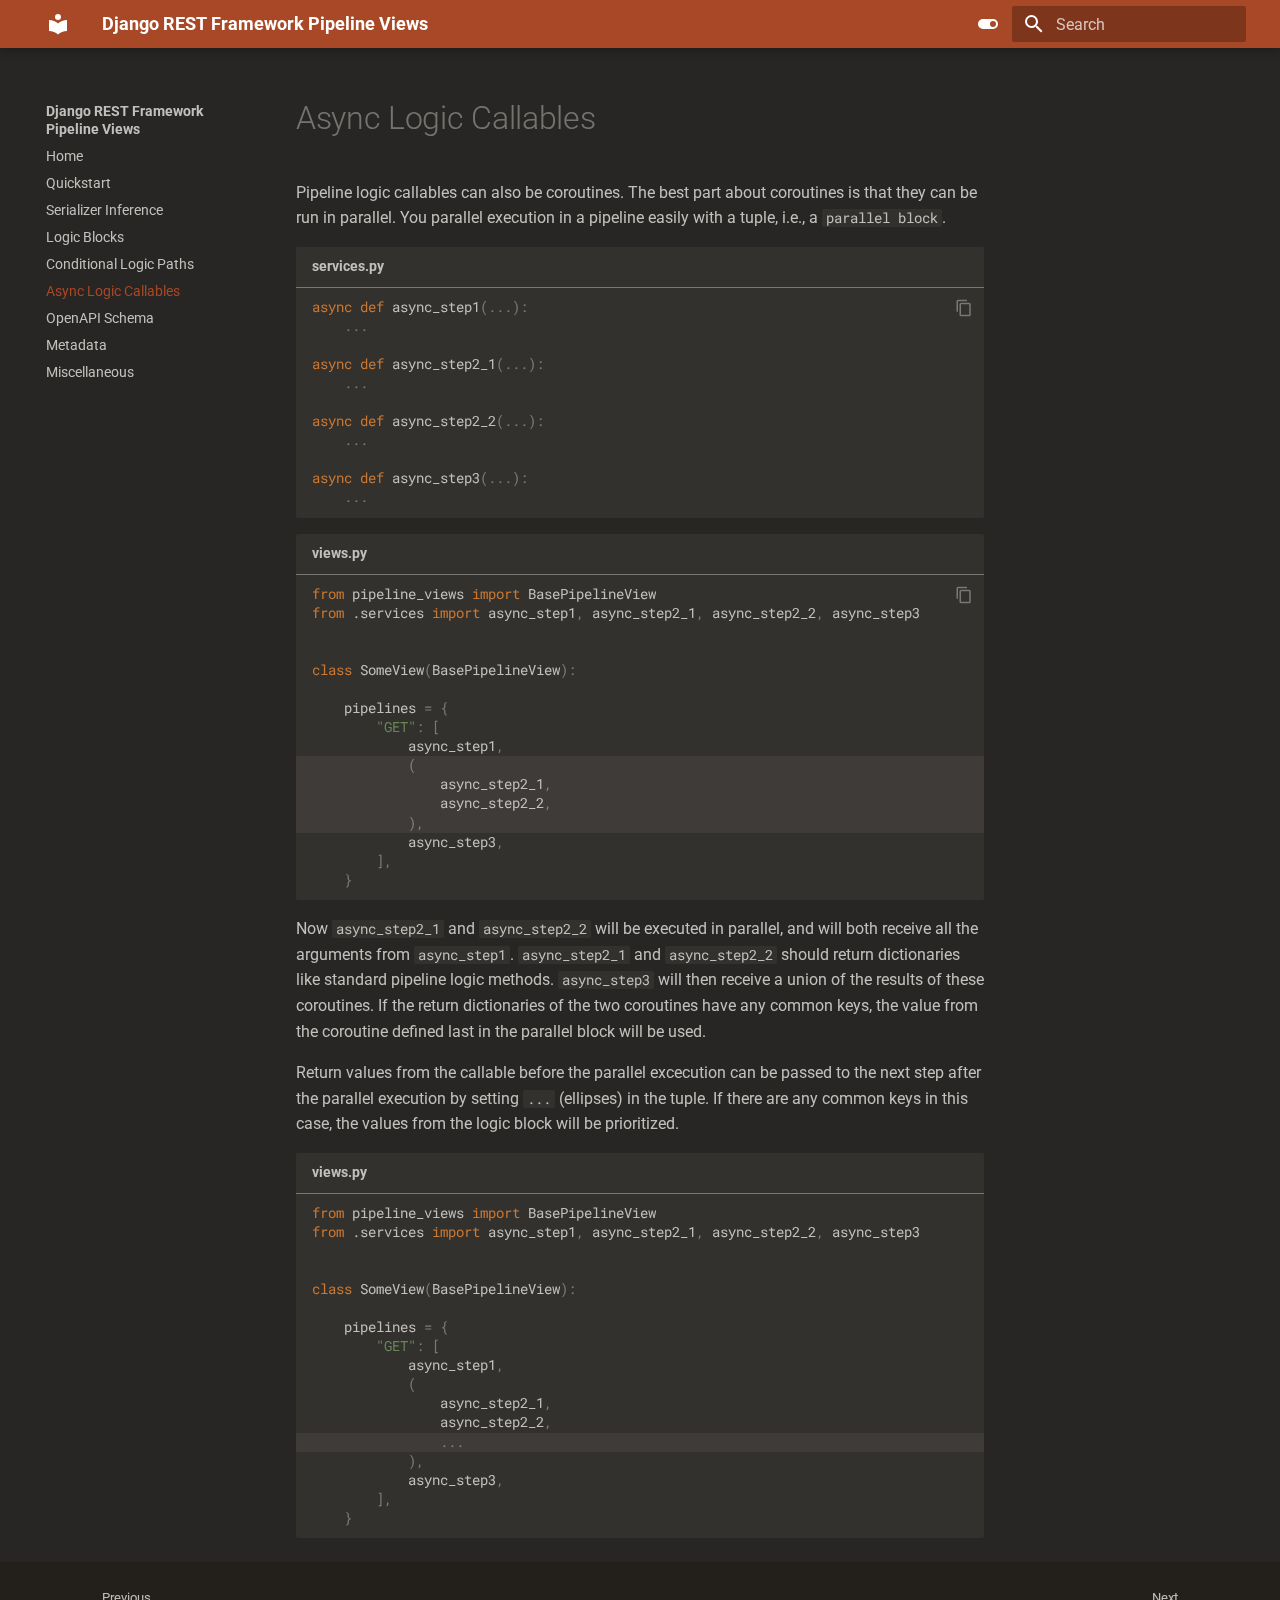
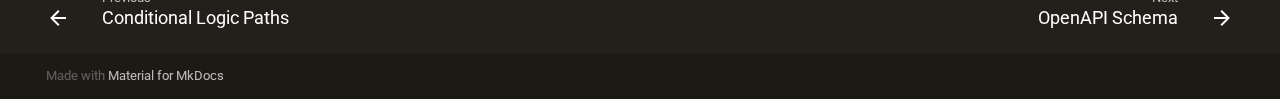
<file: async/index.html>
<!doctype html>
<html lang="en" class="no-js">
  <head>
    
      <meta charset="utf-8">
      <meta name="viewport" content="width=device-width,initial-scale=1">
      
      
      
      <link rel="icon" href="../assets/images/favicon.png">
      <meta name="generator" content="mkdocs-1.3.0, mkdocs-material-8.3.6">
    
    
      
        <title>Async Logic Callables - Django REST Framework Pipeline Views</title>
      
    
    
      <link rel="stylesheet" href="../assets/stylesheets/main.4a0965b7.min.css">
      
        
        <link rel="stylesheet" href="../assets/stylesheets/palette.cbb835fc.min.css">
        
      
      
    
    
    
      
        
        
        <link rel="preconnect" href="https://fonts.gstatic.com" crossorigin>
        <link rel="stylesheet" href="https://fonts.googleapis.com/css?family=Roboto:300,300i,400,400i,700,700i%7CRoboto+Mono:400,400i,700,700i&display=fallback">
        <style>:root{--md-text-font:"Roboto";--md-code-font:"Roboto Mono"}</style>
      
    
    
      <link rel="stylesheet" href="../css/docs.css">
    
    <script>__md_scope=new URL("..",location),__md_get=(e,_=localStorage,t=__md_scope)=>JSON.parse(_.getItem(t.pathname+"."+e)),__md_set=(e,_,t=localStorage,a=__md_scope)=>{try{t.setItem(a.pathname+"."+e,JSON.stringify(_))}catch(e){}}</script>
    
      

    
    
  </head>
  
  
    
    
      
    
    
    
    
    <body dir="ltr" data-md-color-scheme="slate" data-md-color-primary="" data-md-color-accent="">
  
    
    
      <script>var palette=__md_get("__palette");if(palette&&"object"==typeof palette.color)for(var key of Object.keys(palette.color))document.body.setAttribute("data-md-color-"+key,palette.color[key])</script>
    
    <input class="md-toggle" data-md-toggle="drawer" type="checkbox" id="__drawer" autocomplete="off">
    <input class="md-toggle" data-md-toggle="search" type="checkbox" id="__search" autocomplete="off">
    <label class="md-overlay" for="__drawer"></label>
    <div data-md-component="skip">
      
        
        <a href="#async-logic-callables" class="md-skip">
          Skip to content
        </a>
      
    </div>
    <div data-md-component="announce">
      
    </div>
    
    
      

<header class="md-header" data-md-component="header">
  <nav class="md-header__inner md-grid" aria-label="Header">
    <a href=".." title="Django REST Framework Pipeline Views" class="md-header__button md-logo" aria-label="Django REST Framework Pipeline Views" data-md-component="logo">
      
  
  <svg xmlns="http://www.w3.org/2000/svg" viewBox="0 0 24 24"><path d="M12 8a3 3 0 0 0 3-3 3 3 0 0 0-3-3 3 3 0 0 0-3 3 3 3 0 0 0 3 3m0 3.54C9.64 9.35 6.5 8 3 8v11c3.5 0 6.64 1.35 9 3.54 2.36-2.19 5.5-3.54 9-3.54V8c-3.5 0-6.64 1.35-9 3.54Z"/></svg>

    </a>
    <label class="md-header__button md-icon" for="__drawer">
      <svg xmlns="http://www.w3.org/2000/svg" viewBox="0 0 24 24"><path d="M3 6h18v2H3V6m0 5h18v2H3v-2m0 5h18v2H3v-2Z"/></svg>
    </label>
    <div class="md-header__title" data-md-component="header-title">
      <div class="md-header__ellipsis">
        <div class="md-header__topic">
          <span class="md-ellipsis">
            Django REST Framework Pipeline Views
          </span>
        </div>
        <div class="md-header__topic" data-md-component="header-topic">
          <span class="md-ellipsis">
            
              Async Logic Callables
            
          </span>
        </div>
      </div>
    </div>
    
      <form class="md-header__option" data-md-component="palette">
        
          
          
          <input class="md-option" data-md-color-media="" data-md-color-scheme="slate" data-md-color-primary="" data-md-color-accent=""  aria-label="Switch to light mode"  type="radio" name="__palette" id="__palette_1">
          
            <label class="md-header__button md-icon" title="Switch to light mode" for="__palette_1" hidden>
              <svg xmlns="http://www.w3.org/2000/svg" viewBox="0 0 24 24"><path d="M17 7H7a5 5 0 0 0-5 5 5 5 0 0 0 5 5h10a5 5 0 0 0 5-5 5 5 0 0 0-5-5m0 8a3 3 0 0 1-3-3 3 3 0 0 1 3-3 3 3 0 0 1 3 3 3 3 0 0 1-3 3Z"/></svg>
            </label>
          
        
      </form>
    
    
    
      <label class="md-header__button md-icon" for="__search">
        <svg xmlns="http://www.w3.org/2000/svg" viewBox="0 0 24 24"><path d="M9.5 3A6.5 6.5 0 0 1 16 9.5c0 1.61-.59 3.09-1.56 4.23l.27.27h.79l5 5-1.5 1.5-5-5v-.79l-.27-.27A6.516 6.516 0 0 1 9.5 16 6.5 6.5 0 0 1 3 9.5 6.5 6.5 0 0 1 9.5 3m0 2C7 5 5 7 5 9.5S7 14 9.5 14 14 12 14 9.5 12 5 9.5 5Z"/></svg>
      </label>
      <div class="md-search" data-md-component="search" role="dialog">
  <label class="md-search__overlay" for="__search"></label>
  <div class="md-search__inner" role="search">
    <form class="md-search__form" name="search">
      <input type="text" class="md-search__input" name="query" aria-label="Search" placeholder="Search" autocapitalize="off" autocorrect="off" autocomplete="off" spellcheck="false" data-md-component="search-query" required>
      <label class="md-search__icon md-icon" for="__search">
        <svg xmlns="http://www.w3.org/2000/svg" viewBox="0 0 24 24"><path d="M9.5 3A6.5 6.5 0 0 1 16 9.5c0 1.61-.59 3.09-1.56 4.23l.27.27h.79l5 5-1.5 1.5-5-5v-.79l-.27-.27A6.516 6.516 0 0 1 9.5 16 6.5 6.5 0 0 1 3 9.5 6.5 6.5 0 0 1 9.5 3m0 2C7 5 5 7 5 9.5S7 14 9.5 14 14 12 14 9.5 12 5 9.5 5Z"/></svg>
        <svg xmlns="http://www.w3.org/2000/svg" viewBox="0 0 24 24"><path d="M20 11v2H8l5.5 5.5-1.42 1.42L4.16 12l7.92-7.92L13.5 5.5 8 11h12Z"/></svg>
      </label>
      <nav class="md-search__options" aria-label="Search">
        
        <button type="reset" class="md-search__icon md-icon" aria-label="Clear" tabindex="-1">
          <svg xmlns="http://www.w3.org/2000/svg" viewBox="0 0 24 24"><path d="M19 6.41 17.59 5 12 10.59 6.41 5 5 6.41 10.59 12 5 17.59 6.41 19 12 13.41 17.59 19 19 17.59 13.41 12 19 6.41Z"/></svg>
        </button>
      </nav>
      
    </form>
    <div class="md-search__output">
      <div class="md-search__scrollwrap" data-md-scrollfix>
        <div class="md-search-result" data-md-component="search-result">
          <div class="md-search-result__meta">
            Initializing search
          </div>
          <ol class="md-search-result__list"></ol>
        </div>
      </div>
    </div>
  </div>
</div>
    
    
  </nav>
  
</header>
    
    <div class="md-container" data-md-component="container">
      
      
        
          
        
      
      <main class="md-main" data-md-component="main">
        <div class="md-main__inner md-grid">
          
            
              
              <div class="md-sidebar md-sidebar--primary" data-md-component="sidebar" data-md-type="navigation" >
                <div class="md-sidebar__scrollwrap">
                  <div class="md-sidebar__inner">
                    


<nav class="md-nav md-nav--primary" aria-label="Navigation" data-md-level="0">
  <label class="md-nav__title" for="__drawer">
    <a href=".." title="Django REST Framework Pipeline Views" class="md-nav__button md-logo" aria-label="Django REST Framework Pipeline Views" data-md-component="logo">
      
  
  <svg xmlns="http://www.w3.org/2000/svg" viewBox="0 0 24 24"><path d="M12 8a3 3 0 0 0 3-3 3 3 0 0 0-3-3 3 3 0 0 0-3 3 3 3 0 0 0 3 3m0 3.54C9.64 9.35 6.5 8 3 8v11c3.5 0 6.64 1.35 9 3.54 2.36-2.19 5.5-3.54 9-3.54V8c-3.5 0-6.64 1.35-9 3.54Z"/></svg>

    </a>
    Django REST Framework Pipeline Views
  </label>
  
  <ul class="md-nav__list" data-md-scrollfix>
    
      
      
      

  
  
  
    <li class="md-nav__item">
      <a href=".." class="md-nav__link">
        Home
      </a>
    </li>
  

    
      
      
      

  
  
  
    <li class="md-nav__item">
      <a href="../quickstart/" class="md-nav__link">
        Quickstart
      </a>
    </li>
  

    
      
      
      

  
  
  
    <li class="md-nav__item">
      <a href="../inference/" class="md-nav__link">
        Serializer Inference
      </a>
    </li>
  

    
      
      
      

  
  
  
    <li class="md-nav__item">
      <a href="../logic_blocks/" class="md-nav__link">
        Logic Blocks
      </a>
    </li>
  

    
      
      
      

  
  
  
    <li class="md-nav__item">
      <a href="../conditionals/" class="md-nav__link">
        Conditional Logic Paths
      </a>
    </li>
  

    
      
      
      

  
  
    
  
  
    <li class="md-nav__item md-nav__item--active">
      
      <input class="md-nav__toggle md-toggle" data-md-toggle="toc" type="checkbox" id="__toc">
      
      
        
      
      
      <a href="./" class="md-nav__link md-nav__link--active">
        Async Logic Callables
      </a>
      
    </li>
  

    
      
      
      

  
  
  
    <li class="md-nav__item">
      <a href="../schema/" class="md-nav__link">
        OpenAPI Schema
      </a>
    </li>
  

    
      
      
      

  
  
  
    <li class="md-nav__item">
      <a href="../metadata/" class="md-nav__link">
        Metadata
      </a>
    </li>
  

    
      
      
      

  
  
  
    <li class="md-nav__item">
      <a href="../misc/" class="md-nav__link">
        Miscellaneous
      </a>
    </li>
  

    
  </ul>
</nav>
                  </div>
                </div>
              </div>
            
            
              
              <div class="md-sidebar md-sidebar--secondary" data-md-component="sidebar" data-md-type="toc" >
                <div class="md-sidebar__scrollwrap">
                  <div class="md-sidebar__inner">
                    

<nav class="md-nav md-nav--secondary" aria-label="Table of contents">
  
  
  
    
  
  
</nav>
                  </div>
                </div>
              </div>
            
          
          <div class="md-content" data-md-component="content">
            <article class="md-content__inner md-typeset">
              
                


<h1 id="async-logic-callables">Async Logic Callables</h1>
<p>Pipeline logic callables can also be coroutines.
The best part about coroutines is that they can be run in parallel.
You parallel execution in a pipeline easily with a tuple, i.e., a <code>parallel block</code>.</p>
<div class="highlight"><span class="filename">services.py</span><pre><span></span><code><a id="__codelineno-0-1" name="__codelineno-0-1" href="#__codelineno-0-1"></a><span class="k">async</span> <span class="k">def</span> <span class="nf">async_step1</span><span class="p">(</span><span class="o">...</span><span class="p">):</span>
<a id="__codelineno-0-2" name="__codelineno-0-2" href="#__codelineno-0-2"></a>    <span class="o">...</span>
<a id="__codelineno-0-3" name="__codelineno-0-3" href="#__codelineno-0-3"></a>
<a id="__codelineno-0-4" name="__codelineno-0-4" href="#__codelineno-0-4"></a><span class="k">async</span> <span class="k">def</span> <span class="nf">async_step2_1</span><span class="p">(</span><span class="o">...</span><span class="p">):</span>
<a id="__codelineno-0-5" name="__codelineno-0-5" href="#__codelineno-0-5"></a>    <span class="o">...</span>
<a id="__codelineno-0-6" name="__codelineno-0-6" href="#__codelineno-0-6"></a>
<a id="__codelineno-0-7" name="__codelineno-0-7" href="#__codelineno-0-7"></a><span class="k">async</span> <span class="k">def</span> <span class="nf">async_step2_2</span><span class="p">(</span><span class="o">...</span><span class="p">):</span>
<a id="__codelineno-0-8" name="__codelineno-0-8" href="#__codelineno-0-8"></a>    <span class="o">...</span>
<a id="__codelineno-0-9" name="__codelineno-0-9" href="#__codelineno-0-9"></a>
<a id="__codelineno-0-10" name="__codelineno-0-10" href="#__codelineno-0-10"></a><span class="k">async</span> <span class="k">def</span> <span class="nf">async_step3</span><span class="p">(</span><span class="o">...</span><span class="p">):</span>
<a id="__codelineno-0-11" name="__codelineno-0-11" href="#__codelineno-0-11"></a>    <span class="o">...</span>
</code></pre></div>
<div class="highlight"><span class="filename">views.py</span><pre><span></span><code><a id="__codelineno-1-1" name="__codelineno-1-1" href="#__codelineno-1-1"></a><span class="kn">from</span> <span class="nn">pipeline_views</span> <span class="kn">import</span> <span class="n">BasePipelineView</span>
<a id="__codelineno-1-2" name="__codelineno-1-2" href="#__codelineno-1-2"></a><span class="kn">from</span> <span class="nn">.services</span> <span class="kn">import</span> <span class="n">async_step1</span><span class="p">,</span> <span class="n">async_step2_1</span><span class="p">,</span> <span class="n">async_step2_2</span><span class="p">,</span> <span class="n">async_step3</span>
<a id="__codelineno-1-3" name="__codelineno-1-3" href="#__codelineno-1-3"></a>
<a id="__codelineno-1-4" name="__codelineno-1-4" href="#__codelineno-1-4"></a>
<a id="__codelineno-1-5" name="__codelineno-1-5" href="#__codelineno-1-5"></a><span class="k">class</span> <span class="nc">SomeView</span><span class="p">(</span><span class="n">BasePipelineView</span><span class="p">):</span>
<a id="__codelineno-1-6" name="__codelineno-1-6" href="#__codelineno-1-6"></a>
<a id="__codelineno-1-7" name="__codelineno-1-7" href="#__codelineno-1-7"></a>    <span class="n">pipelines</span> <span class="o">=</span> <span class="p">{</span>
<a id="__codelineno-1-8" name="__codelineno-1-8" href="#__codelineno-1-8"></a>        <span class="s2">&quot;GET&quot;</span><span class="p">:</span> <span class="p">[</span>
<a id="__codelineno-1-9" name="__codelineno-1-9" href="#__codelineno-1-9"></a>            <span class="n">async_step1</span><span class="p">,</span>
<a id="__codelineno-1-10" name="__codelineno-1-10" href="#__codelineno-1-10"></a><span class="hll">            <span class="p">(</span>
</span><a id="__codelineno-1-11" name="__codelineno-1-11" href="#__codelineno-1-11"></a><span class="hll">                <span class="n">async_step2_1</span><span class="p">,</span>
</span><a id="__codelineno-1-12" name="__codelineno-1-12" href="#__codelineno-1-12"></a><span class="hll">                <span class="n">async_step2_2</span><span class="p">,</span>
</span><a id="__codelineno-1-13" name="__codelineno-1-13" href="#__codelineno-1-13"></a><span class="hll">            <span class="p">),</span>
</span><a id="__codelineno-1-14" name="__codelineno-1-14" href="#__codelineno-1-14"></a>            <span class="n">async_step3</span><span class="p">,</span>
<a id="__codelineno-1-15" name="__codelineno-1-15" href="#__codelineno-1-15"></a>        <span class="p">],</span>
<a id="__codelineno-1-16" name="__codelineno-1-16" href="#__codelineno-1-16"></a>    <span class="p">}</span>
</code></pre></div>
<p>Now <code>async_step2_1</code> and <code>async_step2_2</code> will be executed in parallel, and will both receive all the
arguments from <code>async_step1</code>. <code>async_step2_1</code> and <code>async_step2_2</code> should return dictionaries like standard
pipeline logic methods. <code>async_step3</code> will then receive a union of the results of these coroutines.
If the return dictionaries of the two coroutines have any common keys, the value from the coroutine defined last
in the parallel block will be used.</p>
<p>Return values from the callable before the parallel excecution can be passed to the next step after the
parallel execution by setting <code>...</code> (ellipses) in the tuple. If there are any common keys in this case,
the values from the logic block will be prioritized.</p>
<div class="highlight"><span class="filename">views.py</span><pre><span></span><code><a id="__codelineno-2-1" name="__codelineno-2-1" href="#__codelineno-2-1"></a><span class="kn">from</span> <span class="nn">pipeline_views</span> <span class="kn">import</span> <span class="n">BasePipelineView</span>
<a id="__codelineno-2-2" name="__codelineno-2-2" href="#__codelineno-2-2"></a><span class="kn">from</span> <span class="nn">.services</span> <span class="kn">import</span> <span class="n">async_step1</span><span class="p">,</span> <span class="n">async_step2_1</span><span class="p">,</span> <span class="n">async_step2_2</span><span class="p">,</span> <span class="n">async_step3</span>
<a id="__codelineno-2-3" name="__codelineno-2-3" href="#__codelineno-2-3"></a>
<a id="__codelineno-2-4" name="__codelineno-2-4" href="#__codelineno-2-4"></a>
<a id="__codelineno-2-5" name="__codelineno-2-5" href="#__codelineno-2-5"></a><span class="k">class</span> <span class="nc">SomeView</span><span class="p">(</span><span class="n">BasePipelineView</span><span class="p">):</span>
<a id="__codelineno-2-6" name="__codelineno-2-6" href="#__codelineno-2-6"></a>
<a id="__codelineno-2-7" name="__codelineno-2-7" href="#__codelineno-2-7"></a>    <span class="n">pipelines</span> <span class="o">=</span> <span class="p">{</span>
<a id="__codelineno-2-8" name="__codelineno-2-8" href="#__codelineno-2-8"></a>        <span class="s2">&quot;GET&quot;</span><span class="p">:</span> <span class="p">[</span>
<a id="__codelineno-2-9" name="__codelineno-2-9" href="#__codelineno-2-9"></a>            <span class="n">async_step1</span><span class="p">,</span>
<a id="__codelineno-2-10" name="__codelineno-2-10" href="#__codelineno-2-10"></a>            <span class="p">(</span>
<a id="__codelineno-2-11" name="__codelineno-2-11" href="#__codelineno-2-11"></a>                <span class="n">async_step2_1</span><span class="p">,</span>
<a id="__codelineno-2-12" name="__codelineno-2-12" href="#__codelineno-2-12"></a>                <span class="n">async_step2_2</span><span class="p">,</span>
<a id="__codelineno-2-13" name="__codelineno-2-13" href="#__codelineno-2-13"></a><span class="hll">                <span class="o">...</span>
</span><a id="__codelineno-2-14" name="__codelineno-2-14" href="#__codelineno-2-14"></a>            <span class="p">),</span>
<a id="__codelineno-2-15" name="__codelineno-2-15" href="#__codelineno-2-15"></a>            <span class="n">async_step3</span><span class="p">,</span>
<a id="__codelineno-2-16" name="__codelineno-2-16" href="#__codelineno-2-16"></a>        <span class="p">],</span>
<a id="__codelineno-2-17" name="__codelineno-2-17" href="#__codelineno-2-17"></a>    <span class="p">}</span>
</code></pre></div>

              
            </article>
            
          </div>
        </div>
        
      </main>
      
        <footer class="md-footer">
  
    
    <nav class="md-footer__inner md-grid" aria-label="Footer" >
      
        
        <a href="../conditionals/" class="md-footer__link md-footer__link--prev" aria-label="Previous: Conditional Logic Paths" rel="prev">
          <div class="md-footer__button md-icon">
            <svg xmlns="http://www.w3.org/2000/svg" viewBox="0 0 24 24"><path d="M20 11v2H8l5.5 5.5-1.42 1.42L4.16 12l7.92-7.92L13.5 5.5 8 11h12Z"/></svg>
          </div>
          <div class="md-footer__title">
            <div class="md-ellipsis">
              <span class="md-footer__direction">
                Previous
              </span>
              Conditional Logic Paths
            </div>
          </div>
        </a>
      
      
        
        <a href="../schema/" class="md-footer__link md-footer__link--next" aria-label="Next: OpenAPI Schema" rel="next">
          <div class="md-footer__title">
            <div class="md-ellipsis">
              <span class="md-footer__direction">
                Next
              </span>
              OpenAPI Schema
            </div>
          </div>
          <div class="md-footer__button md-icon">
            <svg xmlns="http://www.w3.org/2000/svg" viewBox="0 0 24 24"><path d="M4 11v2h12l-5.5 5.5 1.42 1.42L19.84 12l-7.92-7.92L10.5 5.5 16 11H4Z"/></svg>
          </div>
        </a>
      
    </nav>
  
  <div class="md-footer-meta md-typeset">
    <div class="md-footer-meta__inner md-grid">
      <div class="md-copyright">
  
  
    Made with
    <a href="https://squidfunk.github.io/mkdocs-material/" target="_blank" rel="noopener">
      Material for MkDocs
    </a>
  
</div>
      
    </div>
  </div>
</footer>
      
    </div>
    <div class="md-dialog" data-md-component="dialog">
      <div class="md-dialog__inner md-typeset"></div>
    </div>
    <script id="__config" type="application/json">{"base": "..", "features": [], "search": "../assets/javascripts/workers/search.85cb4492.min.js", "translations": {"clipboard.copied": "Copied to clipboard", "clipboard.copy": "Copy to clipboard", "search.config.lang": "en", "search.config.pipeline": "trimmer, stopWordFilter", "search.config.separator": "[\\s\\-]+", "search.placeholder": "Search", "search.result.more.one": "1 more on this page", "search.result.more.other": "# more on this page", "search.result.none": "No matching documents", "search.result.one": "1 matching document", "search.result.other": "# matching documents", "search.result.placeholder": "Type to start searching", "search.result.term.missing": "Missing", "select.version.title": "Select version"}}</script>
    
    
      <script src="../assets/javascripts/bundle.a877e258.min.js"></script>
      
    
  </body>
</html>
</file>
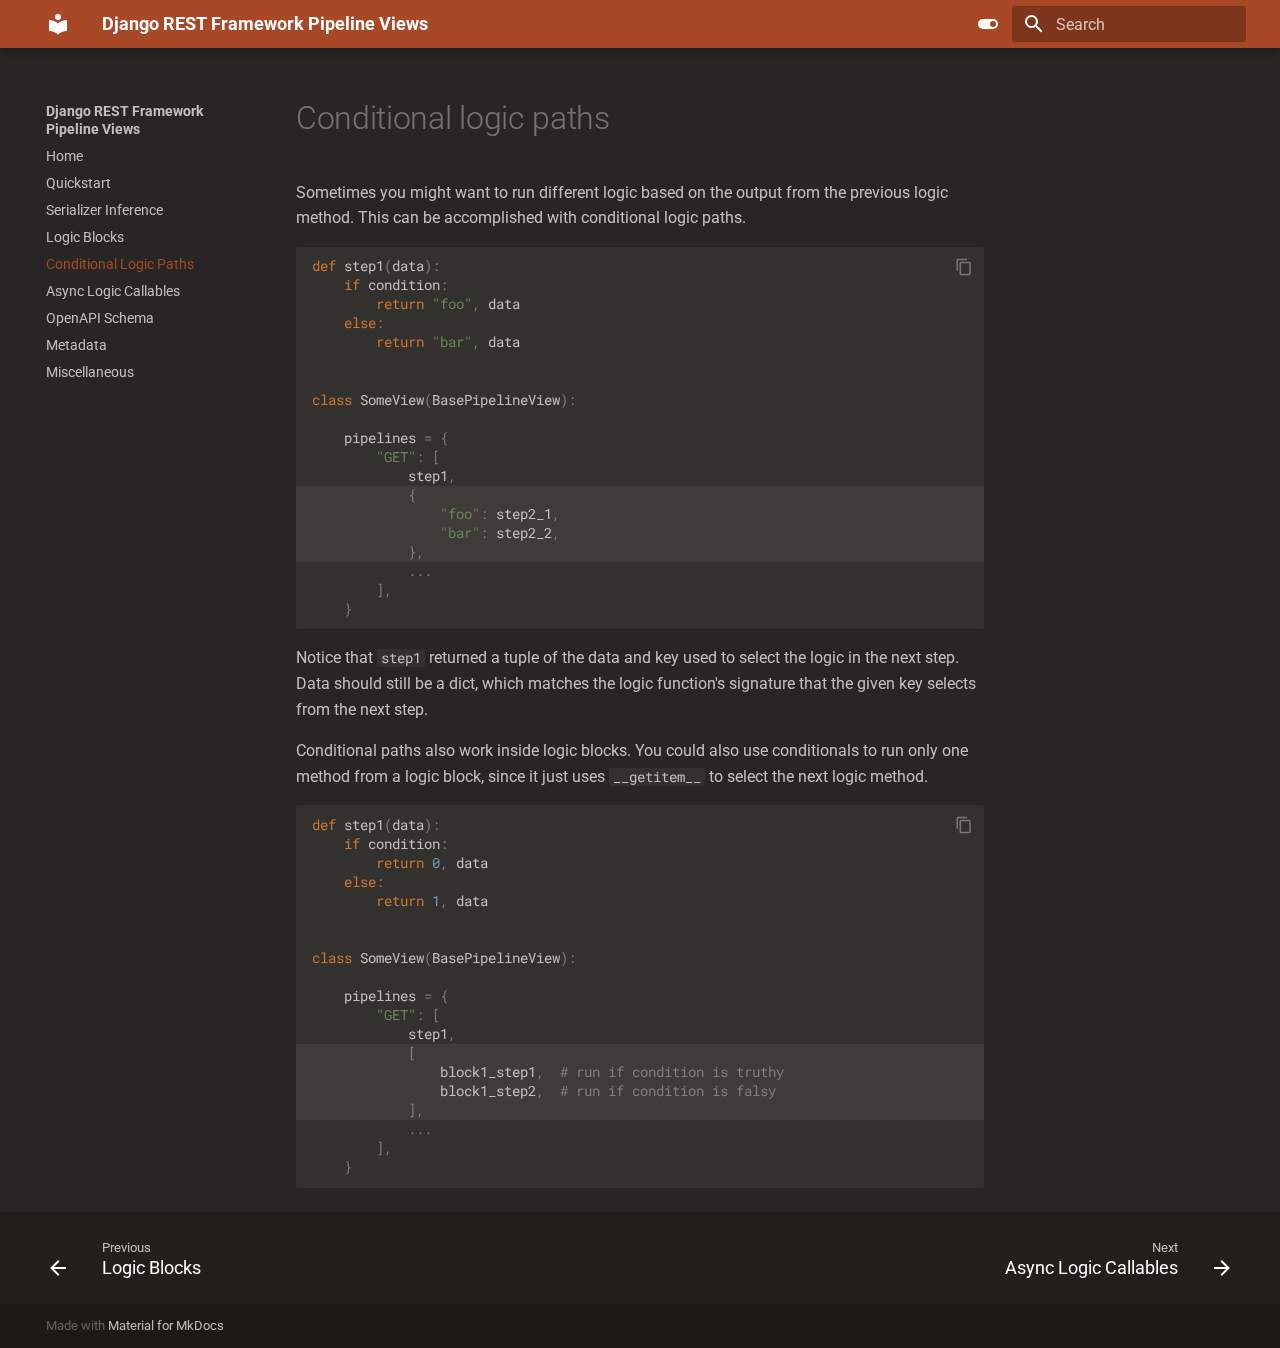
<file: conditionals/index.html>
<!doctype html>
<html lang="en" class="no-js">
  <head>
    
      <meta charset="utf-8">
      <meta name="viewport" content="width=device-width,initial-scale=1">
      
      
      
      <link rel="icon" href="../assets/images/favicon.png">
      <meta name="generator" content="mkdocs-1.3.0, mkdocs-material-8.3.6">
    
    
      
        <title>Conditional Logic Paths - Django REST Framework Pipeline Views</title>
      
    
    
      <link rel="stylesheet" href="../assets/stylesheets/main.4a0965b7.min.css">
      
        
        <link rel="stylesheet" href="../assets/stylesheets/palette.cbb835fc.min.css">
        
      
      
    
    
    
      
        
        
        <link rel="preconnect" href="https://fonts.gstatic.com" crossorigin>
        <link rel="stylesheet" href="https://fonts.googleapis.com/css?family=Roboto:300,300i,400,400i,700,700i%7CRoboto+Mono:400,400i,700,700i&display=fallback">
        <style>:root{--md-text-font:"Roboto";--md-code-font:"Roboto Mono"}</style>
      
    
    
      <link rel="stylesheet" href="../css/docs.css">
    
    <script>__md_scope=new URL("..",location),__md_get=(e,_=localStorage,t=__md_scope)=>JSON.parse(_.getItem(t.pathname+"."+e)),__md_set=(e,_,t=localStorage,a=__md_scope)=>{try{t.setItem(a.pathname+"."+e,JSON.stringify(_))}catch(e){}}</script>
    
      

    
    
  </head>
  
  
    
    
      
    
    
    
    
    <body dir="ltr" data-md-color-scheme="slate" data-md-color-primary="" data-md-color-accent="">
  
    
    
      <script>var palette=__md_get("__palette");if(palette&&"object"==typeof palette.color)for(var key of Object.keys(palette.color))document.body.setAttribute("data-md-color-"+key,palette.color[key])</script>
    
    <input class="md-toggle" data-md-toggle="drawer" type="checkbox" id="__drawer" autocomplete="off">
    <input class="md-toggle" data-md-toggle="search" type="checkbox" id="__search" autocomplete="off">
    <label class="md-overlay" for="__drawer"></label>
    <div data-md-component="skip">
      
        
        <a href="#conditional-logic-paths" class="md-skip">
          Skip to content
        </a>
      
    </div>
    <div data-md-component="announce">
      
    </div>
    
    
      

<header class="md-header" data-md-component="header">
  <nav class="md-header__inner md-grid" aria-label="Header">
    <a href=".." title="Django REST Framework Pipeline Views" class="md-header__button md-logo" aria-label="Django REST Framework Pipeline Views" data-md-component="logo">
      
  
  <svg xmlns="http://www.w3.org/2000/svg" viewBox="0 0 24 24"><path d="M12 8a3 3 0 0 0 3-3 3 3 0 0 0-3-3 3 3 0 0 0-3 3 3 3 0 0 0 3 3m0 3.54C9.64 9.35 6.5 8 3 8v11c3.5 0 6.64 1.35 9 3.54 2.36-2.19 5.5-3.54 9-3.54V8c-3.5 0-6.64 1.35-9 3.54Z"/></svg>

    </a>
    <label class="md-header__button md-icon" for="__drawer">
      <svg xmlns="http://www.w3.org/2000/svg" viewBox="0 0 24 24"><path d="M3 6h18v2H3V6m0 5h18v2H3v-2m0 5h18v2H3v-2Z"/></svg>
    </label>
    <div class="md-header__title" data-md-component="header-title">
      <div class="md-header__ellipsis">
        <div class="md-header__topic">
          <span class="md-ellipsis">
            Django REST Framework Pipeline Views
          </span>
        </div>
        <div class="md-header__topic" data-md-component="header-topic">
          <span class="md-ellipsis">
            
              Conditional Logic Paths
            
          </span>
        </div>
      </div>
    </div>
    
      <form class="md-header__option" data-md-component="palette">
        
          
          
          <input class="md-option" data-md-color-media="" data-md-color-scheme="slate" data-md-color-primary="" data-md-color-accent=""  aria-label="Switch to light mode"  type="radio" name="__palette" id="__palette_1">
          
            <label class="md-header__button md-icon" title="Switch to light mode" for="__palette_1" hidden>
              <svg xmlns="http://www.w3.org/2000/svg" viewBox="0 0 24 24"><path d="M17 7H7a5 5 0 0 0-5 5 5 5 0 0 0 5 5h10a5 5 0 0 0 5-5 5 5 0 0 0-5-5m0 8a3 3 0 0 1-3-3 3 3 0 0 1 3-3 3 3 0 0 1 3 3 3 3 0 0 1-3 3Z"/></svg>
            </label>
          
        
      </form>
    
    
    
      <label class="md-header__button md-icon" for="__search">
        <svg xmlns="http://www.w3.org/2000/svg" viewBox="0 0 24 24"><path d="M9.5 3A6.5 6.5 0 0 1 16 9.5c0 1.61-.59 3.09-1.56 4.23l.27.27h.79l5 5-1.5 1.5-5-5v-.79l-.27-.27A6.516 6.516 0 0 1 9.5 16 6.5 6.5 0 0 1 3 9.5 6.5 6.5 0 0 1 9.5 3m0 2C7 5 5 7 5 9.5S7 14 9.5 14 14 12 14 9.5 12 5 9.5 5Z"/></svg>
      </label>
      <div class="md-search" data-md-component="search" role="dialog">
  <label class="md-search__overlay" for="__search"></label>
  <div class="md-search__inner" role="search">
    <form class="md-search__form" name="search">
      <input type="text" class="md-search__input" name="query" aria-label="Search" placeholder="Search" autocapitalize="off" autocorrect="off" autocomplete="off" spellcheck="false" data-md-component="search-query" required>
      <label class="md-search__icon md-icon" for="__search">
        <svg xmlns="http://www.w3.org/2000/svg" viewBox="0 0 24 24"><path d="M9.5 3A6.5 6.5 0 0 1 16 9.5c0 1.61-.59 3.09-1.56 4.23l.27.27h.79l5 5-1.5 1.5-5-5v-.79l-.27-.27A6.516 6.516 0 0 1 9.5 16 6.5 6.5 0 0 1 3 9.5 6.5 6.5 0 0 1 9.5 3m0 2C7 5 5 7 5 9.5S7 14 9.5 14 14 12 14 9.5 12 5 9.5 5Z"/></svg>
        <svg xmlns="http://www.w3.org/2000/svg" viewBox="0 0 24 24"><path d="M20 11v2H8l5.5 5.5-1.42 1.42L4.16 12l7.92-7.92L13.5 5.5 8 11h12Z"/></svg>
      </label>
      <nav class="md-search__options" aria-label="Search">
        
        <button type="reset" class="md-search__icon md-icon" aria-label="Clear" tabindex="-1">
          <svg xmlns="http://www.w3.org/2000/svg" viewBox="0 0 24 24"><path d="M19 6.41 17.59 5 12 10.59 6.41 5 5 6.41 10.59 12 5 17.59 6.41 19 12 13.41 17.59 19 19 17.59 13.41 12 19 6.41Z"/></svg>
        </button>
      </nav>
      
    </form>
    <div class="md-search__output">
      <div class="md-search__scrollwrap" data-md-scrollfix>
        <div class="md-search-result" data-md-component="search-result">
          <div class="md-search-result__meta">
            Initializing search
          </div>
          <ol class="md-search-result__list"></ol>
        </div>
      </div>
    </div>
  </div>
</div>
    
    
  </nav>
  
</header>
    
    <div class="md-container" data-md-component="container">
      
      
        
          
        
      
      <main class="md-main" data-md-component="main">
        <div class="md-main__inner md-grid">
          
            
              
              <div class="md-sidebar md-sidebar--primary" data-md-component="sidebar" data-md-type="navigation" >
                <div class="md-sidebar__scrollwrap">
                  <div class="md-sidebar__inner">
                    


<nav class="md-nav md-nav--primary" aria-label="Navigation" data-md-level="0">
  <label class="md-nav__title" for="__drawer">
    <a href=".." title="Django REST Framework Pipeline Views" class="md-nav__button md-logo" aria-label="Django REST Framework Pipeline Views" data-md-component="logo">
      
  
  <svg xmlns="http://www.w3.org/2000/svg" viewBox="0 0 24 24"><path d="M12 8a3 3 0 0 0 3-3 3 3 0 0 0-3-3 3 3 0 0 0-3 3 3 3 0 0 0 3 3m0 3.54C9.64 9.35 6.5 8 3 8v11c3.5 0 6.64 1.35 9 3.54 2.36-2.19 5.5-3.54 9-3.54V8c-3.5 0-6.64 1.35-9 3.54Z"/></svg>

    </a>
    Django REST Framework Pipeline Views
  </label>
  
  <ul class="md-nav__list" data-md-scrollfix>
    
      
      
      

  
  
  
    <li class="md-nav__item">
      <a href=".." class="md-nav__link">
        Home
      </a>
    </li>
  

    
      
      
      

  
  
  
    <li class="md-nav__item">
      <a href="../quickstart/" class="md-nav__link">
        Quickstart
      </a>
    </li>
  

    
      
      
      

  
  
  
    <li class="md-nav__item">
      <a href="../inference/" class="md-nav__link">
        Serializer Inference
      </a>
    </li>
  

    
      
      
      

  
  
  
    <li class="md-nav__item">
      <a href="../logic_blocks/" class="md-nav__link">
        Logic Blocks
      </a>
    </li>
  

    
      
      
      

  
  
    
  
  
    <li class="md-nav__item md-nav__item--active">
      
      <input class="md-nav__toggle md-toggle" data-md-toggle="toc" type="checkbox" id="__toc">
      
      
        
      
      
      <a href="./" class="md-nav__link md-nav__link--active">
        Conditional Logic Paths
      </a>
      
    </li>
  

    
      
      
      

  
  
  
    <li class="md-nav__item">
      <a href="../async/" class="md-nav__link">
        Async Logic Callables
      </a>
    </li>
  

    
      
      
      

  
  
  
    <li class="md-nav__item">
      <a href="../schema/" class="md-nav__link">
        OpenAPI Schema
      </a>
    </li>
  

    
      
      
      

  
  
  
    <li class="md-nav__item">
      <a href="../metadata/" class="md-nav__link">
        Metadata
      </a>
    </li>
  

    
      
      
      

  
  
  
    <li class="md-nav__item">
      <a href="../misc/" class="md-nav__link">
        Miscellaneous
      </a>
    </li>
  

    
  </ul>
</nav>
                  </div>
                </div>
              </div>
            
            
              
              <div class="md-sidebar md-sidebar--secondary" data-md-component="sidebar" data-md-type="toc" >
                <div class="md-sidebar__scrollwrap">
                  <div class="md-sidebar__inner">
                    

<nav class="md-nav md-nav--secondary" aria-label="Table of contents">
  
  
  
    
  
  
</nav>
                  </div>
                </div>
              </div>
            
          
          <div class="md-content" data-md-component="content">
            <article class="md-content__inner md-typeset">
              
                


<h1 id="conditional-logic-paths">Conditional logic paths</h1>
<p>Sometimes you might want to run different logic based on the output from the previous logic method.
This can be accomplished with conditional logic paths.</p>
<div class="highlight"><pre><span></span><code><a id="__codelineno-0-1" name="__codelineno-0-1" href="#__codelineno-0-1"></a><span class="k">def</span> <span class="nf">step1</span><span class="p">(</span><span class="n">data</span><span class="p">):</span>
<a id="__codelineno-0-2" name="__codelineno-0-2" href="#__codelineno-0-2"></a>    <span class="k">if</span> <span class="n">condition</span><span class="p">:</span>
<a id="__codelineno-0-3" name="__codelineno-0-3" href="#__codelineno-0-3"></a>        <span class="k">return</span> <span class="s2">&quot;foo&quot;</span><span class="p">,</span> <span class="n">data</span>
<a id="__codelineno-0-4" name="__codelineno-0-4" href="#__codelineno-0-4"></a>    <span class="k">else</span><span class="p">:</span>
<a id="__codelineno-0-5" name="__codelineno-0-5" href="#__codelineno-0-5"></a>        <span class="k">return</span> <span class="s2">&quot;bar&quot;</span><span class="p">,</span> <span class="n">data</span>
<a id="__codelineno-0-6" name="__codelineno-0-6" href="#__codelineno-0-6"></a>
<a id="__codelineno-0-7" name="__codelineno-0-7" href="#__codelineno-0-7"></a>
<a id="__codelineno-0-8" name="__codelineno-0-8" href="#__codelineno-0-8"></a><span class="k">class</span> <span class="nc">SomeView</span><span class="p">(</span><span class="n">BasePipelineView</span><span class="p">):</span>
<a id="__codelineno-0-9" name="__codelineno-0-9" href="#__codelineno-0-9"></a>
<a id="__codelineno-0-10" name="__codelineno-0-10" href="#__codelineno-0-10"></a>    <span class="n">pipelines</span> <span class="o">=</span> <span class="p">{</span>
<a id="__codelineno-0-11" name="__codelineno-0-11" href="#__codelineno-0-11"></a>        <span class="s2">&quot;GET&quot;</span><span class="p">:</span> <span class="p">[</span>
<a id="__codelineno-0-12" name="__codelineno-0-12" href="#__codelineno-0-12"></a>            <span class="n">step1</span><span class="p">,</span>
<a id="__codelineno-0-13" name="__codelineno-0-13" href="#__codelineno-0-13"></a><span class="hll">            <span class="p">{</span>
</span><a id="__codelineno-0-14" name="__codelineno-0-14" href="#__codelineno-0-14"></a><span class="hll">                <span class="s2">&quot;foo&quot;</span><span class="p">:</span> <span class="n">step2_1</span><span class="p">,</span>
</span><a id="__codelineno-0-15" name="__codelineno-0-15" href="#__codelineno-0-15"></a><span class="hll">                <span class="s2">&quot;bar&quot;</span><span class="p">:</span> <span class="n">step2_2</span><span class="p">,</span>
</span><a id="__codelineno-0-16" name="__codelineno-0-16" href="#__codelineno-0-16"></a><span class="hll">            <span class="p">},</span>
</span><a id="__codelineno-0-17" name="__codelineno-0-17" href="#__codelineno-0-17"></a>            <span class="o">...</span>
<a id="__codelineno-0-18" name="__codelineno-0-18" href="#__codelineno-0-18"></a>        <span class="p">],</span>
<a id="__codelineno-0-19" name="__codelineno-0-19" href="#__codelineno-0-19"></a>    <span class="p">}</span>
</code></pre></div>
<p>Notice that <code>step1</code> returned a tuple of the data and key used to select the logic in the next step.
Data should still be a dict, which matches the logic function's signature that the given key selects
from the next step.</p>
<p>Conditional paths also work inside logic blocks. You could also use conditionals to run only one
method from a logic block, since it just uses <code>__getitem__</code> to select the next logic method.</p>
<div class="highlight"><pre><span></span><code><a id="__codelineno-1-1" name="__codelineno-1-1" href="#__codelineno-1-1"></a><span class="k">def</span> <span class="nf">step1</span><span class="p">(</span><span class="n">data</span><span class="p">):</span>
<a id="__codelineno-1-2" name="__codelineno-1-2" href="#__codelineno-1-2"></a>    <span class="k">if</span> <span class="n">condition</span><span class="p">:</span>
<a id="__codelineno-1-3" name="__codelineno-1-3" href="#__codelineno-1-3"></a>        <span class="k">return</span> <span class="mi">0</span><span class="p">,</span> <span class="n">data</span>
<a id="__codelineno-1-4" name="__codelineno-1-4" href="#__codelineno-1-4"></a>    <span class="k">else</span><span class="p">:</span>
<a id="__codelineno-1-5" name="__codelineno-1-5" href="#__codelineno-1-5"></a>        <span class="k">return</span> <span class="mi">1</span><span class="p">,</span> <span class="n">data</span>
<a id="__codelineno-1-6" name="__codelineno-1-6" href="#__codelineno-1-6"></a>
<a id="__codelineno-1-7" name="__codelineno-1-7" href="#__codelineno-1-7"></a>
<a id="__codelineno-1-8" name="__codelineno-1-8" href="#__codelineno-1-8"></a><span class="k">class</span> <span class="nc">SomeView</span><span class="p">(</span><span class="n">BasePipelineView</span><span class="p">):</span>
<a id="__codelineno-1-9" name="__codelineno-1-9" href="#__codelineno-1-9"></a>
<a id="__codelineno-1-10" name="__codelineno-1-10" href="#__codelineno-1-10"></a>    <span class="n">pipelines</span> <span class="o">=</span> <span class="p">{</span>
<a id="__codelineno-1-11" name="__codelineno-1-11" href="#__codelineno-1-11"></a>        <span class="s2">&quot;GET&quot;</span><span class="p">:</span> <span class="p">[</span>
<a id="__codelineno-1-12" name="__codelineno-1-12" href="#__codelineno-1-12"></a>            <span class="n">step1</span><span class="p">,</span>
<a id="__codelineno-1-13" name="__codelineno-1-13" href="#__codelineno-1-13"></a><span class="hll">            <span class="p">[</span>
</span><a id="__codelineno-1-14" name="__codelineno-1-14" href="#__codelineno-1-14"></a><span class="hll">                <span class="n">block1_step1</span><span class="p">,</span>  <span class="c1"># run if condition is truthy</span>
</span><a id="__codelineno-1-15" name="__codelineno-1-15" href="#__codelineno-1-15"></a><span class="hll">                <span class="n">block1_step2</span><span class="p">,</span>  <span class="c1"># run if condition is falsy</span>
</span><a id="__codelineno-1-16" name="__codelineno-1-16" href="#__codelineno-1-16"></a><span class="hll">            <span class="p">],</span>
</span><a id="__codelineno-1-17" name="__codelineno-1-17" href="#__codelineno-1-17"></a>            <span class="o">...</span>
<a id="__codelineno-1-18" name="__codelineno-1-18" href="#__codelineno-1-18"></a>        <span class="p">],</span>
<a id="__codelineno-1-19" name="__codelineno-1-19" href="#__codelineno-1-19"></a>    <span class="p">}</span>
</code></pre></div>

              
            </article>
            
          </div>
        </div>
        
      </main>
      
        <footer class="md-footer">
  
    
    <nav class="md-footer__inner md-grid" aria-label="Footer" >
      
        
        <a href="../logic_blocks/" class="md-footer__link md-footer__link--prev" aria-label="Previous: Logic Blocks" rel="prev">
          <div class="md-footer__button md-icon">
            <svg xmlns="http://www.w3.org/2000/svg" viewBox="0 0 24 24"><path d="M20 11v2H8l5.5 5.5-1.42 1.42L4.16 12l7.92-7.92L13.5 5.5 8 11h12Z"/></svg>
          </div>
          <div class="md-footer__title">
            <div class="md-ellipsis">
              <span class="md-footer__direction">
                Previous
              </span>
              Logic Blocks
            </div>
          </div>
        </a>
      
      
        
        <a href="../async/" class="md-footer__link md-footer__link--next" aria-label="Next: Async Logic Callables" rel="next">
          <div class="md-footer__title">
            <div class="md-ellipsis">
              <span class="md-footer__direction">
                Next
              </span>
              Async Logic Callables
            </div>
          </div>
          <div class="md-footer__button md-icon">
            <svg xmlns="http://www.w3.org/2000/svg" viewBox="0 0 24 24"><path d="M4 11v2h12l-5.5 5.5 1.42 1.42L19.84 12l-7.92-7.92L10.5 5.5 16 11H4Z"/></svg>
          </div>
        </a>
      
    </nav>
  
  <div class="md-footer-meta md-typeset">
    <div class="md-footer-meta__inner md-grid">
      <div class="md-copyright">
  
  
    Made with
    <a href="https://squidfunk.github.io/mkdocs-material/" target="_blank" rel="noopener">
      Material for MkDocs
    </a>
  
</div>
      
    </div>
  </div>
</footer>
      
    </div>
    <div class="md-dialog" data-md-component="dialog">
      <div class="md-dialog__inner md-typeset"></div>
    </div>
    <script id="__config" type="application/json">{"base": "..", "features": [], "search": "../assets/javascripts/workers/search.85cb4492.min.js", "translations": {"clipboard.copied": "Copied to clipboard", "clipboard.copy": "Copy to clipboard", "search.config.lang": "en", "search.config.pipeline": "trimmer, stopWordFilter", "search.config.separator": "[\\s\\-]+", "search.placeholder": "Search", "search.result.more.one": "1 more on this page", "search.result.more.other": "# more on this page", "search.result.none": "No matching documents", "search.result.one": "1 matching document", "search.result.other": "# matching documents", "search.result.placeholder": "Type to start searching", "search.result.term.missing": "Missing", "select.version.title": "Select version"}}</script>
    
    
      <script src="../assets/javascripts/bundle.a877e258.min.js"></script>
      
    
  </body>
</html>
</file>
<file: css/docs.css>
:root {
    --md-primary-fg-color: #A94826;
    --md-accent-fg-color: #CC7832;
}

[data-md-color-scheme=slate] {
    --md-hue: 33;

    --md-default-fg-color: hsla(var(--md-hue), 5%, 75%, 1);
    --md-default-fg-color--light: hsla(var(--md-hue), 5%, 75%, 0.50);
    --md-default-fg-color--lighter: hsla(var(--md-hue), 5%, 75%, 0.50);
    --md-default-fg-color--lightest: hsla(var(--md-hue), 5%, 75%, 0.50);

    --md-default-bg-color: hsla(var(--md-hue), 5%, 15%, 1);
    --md-default-bg-color--light: hsla(var(--md-hue), 5%, 15%, 0.50);
    --md-default-bg-color--lighter: hsla(var(--md-hue), 5%, 15%, 0.50);
    --md-default-bg-color--lightest: hsla(var(--md-hue), 5%, 15%, 0.50);

    --md-code-fg-color: var(--md-default-fg-color);
    --md-code-bg-color: hsla(var(--md-hue), 5%, 19%, 1);
    --md-code-hl-color: hsla(var(--md-hue), 5%, 23%, 1);
    --md-code-hl-name-color: var(--md-code-fg-color);
    --md-code-hl-function-color: var(--md-code-fg-color);
    --md-code-hl-keyword-color: #CC7832;
    --md-code-hl-number-color: #6897BB;
    --md-code-hl-constant-color: #8E548C;
    --md-code-hl-string-color: #688658;
    --md-code-hl-special-color: #E8BF6A;
    --md-code-hl-operator-color: var(--md-default-fg-color--light);
    --md-code-hl-punctuation-color: var(--md-default-fg-color--light);
    --md-code-hl-comment-color: var(--md-default-fg-color--light);
    --md-code-hl-generic-color: var(--md-default-fg-color--light);
    --md-code-hl-variable-color: var(--md-default-fg-color--light);

    --md-typeset-color: var(--md-default-fg-color);
    --md-typeset-a-color: var(--md-primary-fg-color);
    --md-typeset-mark-color: rgba(66, 135, 255, .3);
    --md-typeset-kbd-color: hsla(var(--md-hue), 15%, 94%, 0.12);
    --md-typeset-kbd-accent-color: hsla(var(--md-hue), 15%, 94%, 0.2);
    --md-typeset-kbd-border-color: hsla(var(--md-hue), 15%, 14%, 1);
    --md-typeset-table-color: hsla(var(--md-hue), 75%, 95%, 0.12);

    --md-admonition-bg-color: hsla(var(--md-hue), 0%, 100%, 0.025);

    --md-footer-bg-color: hsla(var(--md-hue), 15%, 12%, 0.87);
    --md-footer-bg-color--dark: hsla(var(--md-hue), 15%, 10%, 1);
}

blockquote {
    margin: 0;
    padding: 1px;
}
</file>
<file: assets/stylesheets/main.4a0965b7.min.css>
@charset "UTF-8";html{-webkit-text-size-adjust:none;-moz-text-size-adjust:none;-ms-text-size-adjust:none;text-size-adjust:none;box-sizing:border-box}*,:after,:before{box-sizing:inherit}@media (prefers-reduced-motion){*,:after,:before{transition:none!important}}body{margin:0}a,button,input,label{-webkit-tap-highlight-color:transparent}a{color:inherit;text-decoration:none}hr{border:0;box-sizing:initial;display:block;height:.05rem;overflow:visible;padding:0}small{font-size:80%}sub,sup{line-height:1em}img{border-style:none}table{border-collapse:initial;border-spacing:0}td,th{font-weight:400;vertical-align:top}button{background:transparent;border:0;font-family:inherit;font-size:inherit;margin:0;padding:0}input{border:0;outline:none}:root,[data-md-color-scheme=default]{--md-default-fg-color:rgba(0,0,0,.87);--md-default-fg-color--light:rgba(0,0,0,.54);--md-default-fg-color--lighter:rgba(0,0,0,.32);--md-default-fg-color--lightest:rgba(0,0,0,.07);--md-default-bg-color:#fff;--md-default-bg-color--light:hsla(0,0%,100%,.7);--md-default-bg-color--lighter:hsla(0,0%,100%,.3);--md-default-bg-color--lightest:hsla(0,0%,100%,.12);--md-primary-fg-color:#4051b5;--md-primary-fg-color--light:#5d6cc0;--md-primary-fg-color--dark:#303fa1;--md-primary-bg-color:#fff;--md-primary-bg-color--light:hsla(0,0%,100%,.7);--md-accent-fg-color:#526cfe;--md-accent-fg-color--transparent:rgba(82,108,254,.1);--md-accent-bg-color:#fff;--md-accent-bg-color--light:hsla(0,0%,100%,.7);--md-code-fg-color:#36464e;--md-code-bg-color:#f5f5f5;--md-code-hl-color:rgba(255,255,0,.5);--md-code-hl-number-color:#d52a2a;--md-code-hl-special-color:#db1457;--md-code-hl-function-color:#a846b9;--md-code-hl-constant-color:#6e59d9;--md-code-hl-keyword-color:#3f6ec6;--md-code-hl-string-color:#1c7d4d;--md-code-hl-name-color:var(--md-code-fg-color);--md-code-hl-operator-color:var(--md-default-fg-color--light);--md-code-hl-punctuation-color:var(--md-default-fg-color--light);--md-code-hl-comment-color:var(--md-default-fg-color--light);--md-code-hl-generic-color:var(--md-default-fg-color--light);--md-code-hl-variable-color:var(--md-default-fg-color--light);--md-typeset-color:var(--md-default-fg-color);--md-typeset-a-color:var(--md-primary-fg-color);--md-typeset-mark-color:rgba(255,255,0,.5);--md-typeset-del-color:rgba(245,80,61,.15);--md-typeset-ins-color:rgba(11,213,112,.15);--md-typeset-kbd-color:#fafafa;--md-typeset-kbd-accent-color:#fff;--md-typeset-kbd-border-color:#b8b8b8;--md-typeset-table-color:rgba(0,0,0,.12);--md-admonition-fg-color:var(--md-default-fg-color);--md-admonition-bg-color:var(--md-default-bg-color);--md-footer-fg-color:#fff;--md-footer-fg-color--light:hsla(0,0%,100%,.7);--md-footer-fg-color--lighter:hsla(0,0%,100%,.3);--md-footer-bg-color:rgba(0,0,0,.87);--md-footer-bg-color--dark:rgba(0,0,0,.32);--md-shadow-z1:0 0.2rem 0.5rem rgba(0,0,0,.05),0 0 0.05rem rgba(0,0,0,.1);--md-shadow-z2:0 0.2rem 0.5rem rgba(0,0,0,.1),0 0 0.05rem rgba(0,0,0,.25);--md-shadow-z3:0 0.2rem 0.5rem rgba(0,0,0,.2),0 0 0.05rem rgba(0,0,0,.35)}.md-icon svg{fill:currentcolor;display:block;height:1.2rem;width:1.2rem}body{-webkit-font-smoothing:antialiased;-moz-osx-font-smoothing:grayscale;--md-text-font-family:var(--md-text-font,_),-apple-system,BlinkMacSystemFont,Helvetica,Arial,sans-serif;--md-code-font-family:var(--md-code-font,_),SFMono-Regular,Consolas,Menlo,monospace}body,input{font-feature-settings:"kern","liga";font-family:var(--md-text-font-family)}body,code,input,kbd,pre{color:var(--md-typeset-color)}code,kbd,pre{font-feature-settings:"kern";font-family:var(--md-code-font-family)}:root{--md-typeset-table-sort-icon:url('data:image/svg+xml;charset=utf-8,<svg xmlns="http://www.w3.org/2000/svg" viewBox="0 0 24 24"><path d="m18 21-4-4h3V7h-3l4-4 4 4h-3v10h3M2 19v-2h10v2M2 13v-2h7v2M2 7V5h4v2H2Z"/></svg>');--md-typeset-table-sort-icon--asc:url('data:image/svg+xml;charset=utf-8,<svg xmlns="http://www.w3.org/2000/svg" viewBox="0 0 24 24"><path d="M19 17h3l-4 4-4-4h3V3h2M2 17h10v2H2M6 5v2H2V5m0 6h7v2H2v-2Z"/></svg>');--md-typeset-table-sort-icon--desc:url('data:image/svg+xml;charset=utf-8,<svg xmlns="http://www.w3.org/2000/svg" viewBox="0 0 24 24"><path d="M19 7h3l-4-4-4 4h3v14h2M2 17h10v2H2M6 5v2H2V5m0 6h7v2H2v-2Z"/></svg>')}.md-typeset{-webkit-print-color-adjust:exact;color-adjust:exact;font-size:.8rem;line-height:1.6}@media print{.md-typeset{font-size:.68rem}}.md-typeset blockquote,.md-typeset dl,.md-typeset figure,.md-typeset ol,.md-typeset pre,.md-typeset ul{margin-bottom:1em;margin-top:1em}.md-typeset h1{color:var(--md-default-fg-color--light);font-size:2em;line-height:1.3;margin:0 0 1.25em}.md-typeset h1,.md-typeset h2{font-weight:300;letter-spacing:-.01em}.md-typeset h2{font-size:1.5625em;line-height:1.4;margin:1.6em 0 .64em}.md-typeset h3{font-size:1.25em;font-weight:400;letter-spacing:-.01em;line-height:1.5;margin:1.6em 0 .8em}.md-typeset h2+h3{margin-top:.8em}.md-typeset h4{font-weight:700;letter-spacing:-.01em;margin:1em 0}.md-typeset h5,.md-typeset h6{color:var(--md-default-fg-color--light);font-size:.8em;font-weight:700;letter-spacing:-.01em;margin:1.25em 0}.md-typeset h5{text-transform:uppercase}.md-typeset hr{border-bottom:.05rem solid var(--md-default-fg-color--lightest);display:flow-root;margin:1.5em 0}.md-typeset a{color:var(--md-typeset-a-color);word-break:break-word}.md-typeset a,.md-typeset a:before{transition:color 125ms}.md-typeset a:focus,.md-typeset a:hover{color:var(--md-accent-fg-color)}.md-typeset a:focus code,.md-typeset a:hover code{background-color:var(--md-accent-fg-color--transparent)}.md-typeset a code{color:currentcolor;transition:background-color 125ms}.md-typeset a.focus-visible{outline-color:var(--md-accent-fg-color);outline-offset:.2rem}.md-typeset code,.md-typeset kbd,.md-typeset pre{color:var(--md-code-fg-color);direction:ltr}@media print{.md-typeset code,.md-typeset kbd,.md-typeset pre{white-space:pre-wrap}}.md-typeset code{background-color:var(--md-code-bg-color);border-radius:.1rem;-webkit-box-decoration-break:clone;box-decoration-break:clone;font-size:.85em;padding:0 .2941176471em;word-break:break-word}.md-typeset code:not(.focus-visible){-webkit-tap-highlight-color:transparent;outline:none}.md-typeset pre{display:flow-root;line-height:1.4;position:relative}.md-typeset pre>code{-webkit-box-decoration-break:slice;box-decoration-break:slice;box-shadow:none;display:block;margin:0;outline-color:var(--md-accent-fg-color);overflow:auto;padding:.7720588235em 1.1764705882em;scrollbar-color:var(--md-default-fg-color--lighter) transparent;scrollbar-width:thin;touch-action:auto;word-break:normal}.md-typeset pre>code:hover{scrollbar-color:var(--md-accent-fg-color) transparent}.md-typeset pre>code::-webkit-scrollbar{height:.2rem;width:.2rem}.md-typeset pre>code::-webkit-scrollbar-thumb{background-color:var(--md-default-fg-color--lighter)}.md-typeset pre>code::-webkit-scrollbar-thumb:hover{background-color:var(--md-accent-fg-color)}.md-typeset kbd{background-color:var(--md-typeset-kbd-color);border-radius:.1rem;box-shadow:0 .1rem 0 .05rem var(--md-typeset-kbd-border-color),0 .1rem 0 var(--md-typeset-kbd-border-color),0 -.1rem .2rem var(--md-typeset-kbd-accent-color) inset;color:var(--md-default-fg-color);display:inline-block;font-size:.75em;padding:0 .6666666667em;vertical-align:text-top;word-break:break-word}.md-typeset mark{background-color:var(--md-typeset-mark-color);-webkit-box-decoration-break:clone;box-decoration-break:clone;color:inherit;word-break:break-word}.md-typeset abbr{border-bottom:.05rem dotted var(--md-default-fg-color--light);cursor:help;text-decoration:none}@media (hover:none){.md-typeset abbr{position:relative}.md-typeset abbr[title]:-webkit-any(:focus,:hover):after{background-color:var(--md-default-fg-color);border-radius:.1rem;box-shadow:var(--md-shadow-z3);color:var(--md-default-bg-color);content:attr(title);display:inline-block;font-size:.7rem;margin-top:2em;max-width:80%;min-width:-webkit-max-content;min-width:max-content;padding:.2rem .3rem;position:absolute;width:auto}.md-typeset abbr[title]:-moz-any(:focus,:hover):after{background-color:var(--md-default-fg-color);border-radius:.1rem;box-shadow:var(--md-shadow-z3);color:var(--md-default-bg-color);content:attr(title);display:inline-block;font-size:.7rem;margin-top:2em;max-width:80%;min-width:-moz-max-content;min-width:max-content;padding:.2rem .3rem;position:absolute;width:auto}[dir=ltr] .md-typeset abbr[title]:-webkit-any(:focus,:hover):after{left:0}[dir=ltr] .md-typeset abbr[title]:-moz-any(:focus,:hover):after{left:0}[dir=ltr] .md-typeset abbr[title]:is(:focus,:hover):after{left:0}[dir=rtl] .md-typeset abbr[title]:-webkit-any(:focus,:hover):after{right:0}[dir=rtl] .md-typeset abbr[title]:-moz-any(:focus,:hover):after{right:0}[dir=rtl] .md-typeset abbr[title]:is(:focus,:hover):after{right:0}.md-typeset abbr[title]:is(:focus,:hover):after{background-color:var(--md-default-fg-color);border-radius:.1rem;box-shadow:var(--md-shadow-z3);color:var(--md-default-bg-color);content:attr(title);display:inline-block;font-size:.7rem;margin-top:2em;max-width:80%;min-width:-webkit-max-content;min-width:-moz-max-content;min-width:max-content;padding:.2rem .3rem;position:absolute;width:auto}}.md-typeset small{opacity:.75}[dir=ltr] .md-typeset sub,[dir=ltr] .md-typeset sup{margin-left:.078125em}[dir=rtl] .md-typeset sub,[dir=rtl] .md-typeset sup{margin-right:.078125em}[dir=ltr] .md-typeset blockquote{padding-left:.6rem}[dir=rtl] .md-typeset blockquote{padding-right:.6rem}[dir=ltr] .md-typeset blockquote{border-left:.2rem solid var(--md-default-fg-color--lighter)}[dir=rtl] .md-typeset blockquote{border-right:.2rem solid var(--md-default-fg-color--lighter)}.md-typeset blockquote{color:var(--md-default-fg-color--light);margin-left:0;margin-right:0}.md-typeset ul{list-style-type:disc}[dir=ltr] .md-typeset ol,[dir=ltr] .md-typeset ul{margin-left:.625em}[dir=rtl] .md-typeset ol,[dir=rtl] .md-typeset ul{margin-right:.625em}.md-typeset ol,.md-typeset ul{padding:0}.md-typeset ol:not([hidden]),.md-typeset ul:not([hidden]){display:flow-root}.md-typeset ol ol,.md-typeset ul ol{list-style-type:lower-alpha}.md-typeset ol ol ol,.md-typeset ul ol ol{list-style-type:lower-roman}[dir=ltr] .md-typeset ol li,[dir=ltr] .md-typeset ul li{margin-left:1.25em}[dir=rtl] .md-typeset ol li,[dir=rtl] .md-typeset ul li{margin-right:1.25em}.md-typeset ol li,.md-typeset ul li{margin-bottom:.5em}.md-typeset ol li blockquote,.md-typeset ol li p,.md-typeset ul li blockquote,.md-typeset ul li p{margin:.5em 0}.md-typeset ol li:last-child,.md-typeset ul li:last-child{margin-bottom:0}.md-typeset ol li :-webkit-any(ul,ol),.md-typeset ul li :-webkit-any(ul,ol){margin-bottom:.5em;margin-top:.5em}.md-typeset ol li :-moz-any(ul,ol),.md-typeset ul li :-moz-any(ul,ol){margin-bottom:.5em;margin-top:.5em}[dir=ltr] .md-typeset ol li :-webkit-any(ul,ol),[dir=ltr] .md-typeset ul li :-webkit-any(ul,ol){margin-left:.625em}[dir=ltr] .md-typeset ol li :-moz-any(ul,ol),[dir=ltr] .md-typeset ul li :-moz-any(ul,ol){margin-left:.625em}[dir=ltr] .md-typeset ol li :is(ul,ol),[dir=ltr] .md-typeset ul li :is(ul,ol){margin-left:.625em}[dir=rtl] .md-typeset ol li :-webkit-any(ul,ol),[dir=rtl] .md-typeset ul li :-webkit-any(ul,ol){margin-right:.625em}[dir=rtl] .md-typeset ol li :-moz-any(ul,ol),[dir=rtl] .md-typeset ul li :-moz-any(ul,ol){margin-right:.625em}[dir=rtl] .md-typeset ol li :is(ul,ol),[dir=rtl] .md-typeset ul li :is(ul,ol){margin-right:.625em}.md-typeset ol li :is(ul,ol),.md-typeset ul li :is(ul,ol){margin-bottom:.5em;margin-top:.5em}[dir=ltr] .md-typeset dd{margin-left:1.875em}[dir=rtl] .md-typeset dd{margin-right:1.875em}.md-typeset dd{margin-bottom:1.5em;margin-top:1em}.md-typeset img,.md-typeset svg{height:auto;max-width:100%}.md-typeset img[align=left],.md-typeset svg[align=left]{margin:1em 1em 1em 0}.md-typeset img[align=right],.md-typeset svg[align=right]{margin:1em 0 1em 1em}.md-typeset img[align]:only-child,.md-typeset svg[align]:only-child{margin-top:0}.md-typeset img[src$="#gh-dark-mode-only"],.md-typeset img[src$="#only-dark"]{display:none}.md-typeset figure{display:flow-root;margin:1em auto;max-width:100%;text-align:center;width:-webkit-fit-content;width:-moz-fit-content;width:fit-content}.md-typeset figure img{display:block}.md-typeset figcaption{font-style:italic;margin:1em auto;max-width:24rem}.md-typeset iframe{max-width:100%}.md-typeset table:not([class]){background-color:var(--md-default-bg-color);border:.05rem solid var(--md-typeset-table-color);border-radius:.1rem;display:inline-block;font-size:.64rem;max-width:100%;overflow:auto;touch-action:auto}@media print{.md-typeset table:not([class]){display:table}}.md-typeset table:not([class])+*{margin-top:1.5em}.md-typeset table:not([class]) :-webkit-any(th,td)>:first-child{margin-top:0}.md-typeset table:not([class]) :-moz-any(th,td)>:first-child{margin-top:0}.md-typeset table:not([class]) :is(th,td)>:first-child{margin-top:0}.md-typeset table:not([class]) :-webkit-any(th,td)>:last-child{margin-bottom:0}.md-typeset table:not([class]) :-moz-any(th,td)>:last-child{margin-bottom:0}.md-typeset table:not([class]) :is(th,td)>:last-child{margin-bottom:0}.md-typeset table:not([class]) :-webkit-any(th,td):not([align]){text-align:left}.md-typeset table:not([class]) :-moz-any(th,td):not([align]){text-align:left}.md-typeset table:not([class]) :is(th,td):not([align]){text-align:left}[dir=rtl] .md-typeset table:not([class]) :-webkit-any(th,td):not([align]){text-align:right}[dir=rtl] .md-typeset table:not([class]) :-moz-any(th,td):not([align]){text-align:right}[dir=rtl] .md-typeset table:not([class]) :is(th,td):not([align]){text-align:right}.md-typeset table:not([class]) th{font-weight:700;min-width:5rem;padding:.9375em 1.25em;vertical-align:top}.md-typeset table:not([class]) th a{color:inherit}.md-typeset table:not([class]) td{border-top:.05rem solid var(--md-typeset-table-color);padding:.9375em 1.25em;vertical-align:top}.md-typeset table:not([class]) tbody tr{transition:background-color 125ms}.md-typeset table:not([class]) tbody tr:hover{background-color:rgba(0,0,0,.035);box-shadow:0 .05rem 0 var(--md-default-bg-color) inset}.md-typeset table:not([class]) a{word-break:normal}.md-typeset table th[role=columnheader]{cursor:pointer}[dir=ltr] .md-typeset table th[role=columnheader]:after{margin-left:.5em}[dir=rtl] .md-typeset table th[role=columnheader]:after{margin-right:.5em}.md-typeset table th[role=columnheader]:after{content:"";display:inline-block;height:1.2em;-webkit-mask-image:var(--md-typeset-table-sort-icon);mask-image:var(--md-typeset-table-sort-icon);-webkit-mask-repeat:no-repeat;mask-repeat:no-repeat;-webkit-mask-size:contain;mask-size:contain;transition:background-color 125ms;vertical-align:text-bottom;width:1.2em}.md-typeset table th[role=columnheader]:hover:after{background-color:var(--md-default-fg-color--lighter)}.md-typeset table th[role=columnheader][aria-sort=ascending]:after{background-color:var(--md-default-fg-color--light);-webkit-mask-image:var(--md-typeset-table-sort-icon--asc);mask-image:var(--md-typeset-table-sort-icon--asc)}.md-typeset table th[role=columnheader][aria-sort=descending]:after{background-color:var(--md-default-fg-color--light);-webkit-mask-image:var(--md-typeset-table-sort-icon--desc);mask-image:var(--md-typeset-table-sort-icon--desc)}.md-typeset__scrollwrap{margin:1em -.8rem;overflow-x:auto;touch-action:auto}.md-typeset__table{display:inline-block;margin-bottom:.5em;padding:0 .8rem}@media print{.md-typeset__table{display:block}}html .md-typeset__table table{display:table;margin:0;overflow:hidden;width:100%}@media screen and (max-width:44.9375em){.md-content__inner>pre{margin:1em -.8rem}.md-content__inner>pre code{border-radius:0}}.md-banner{background-color:var(--md-footer-bg-color);color:var(--md-footer-fg-color);overflow:auto}@media print{.md-banner{display:none}}.md-banner--warning{background:var(--md-typeset-mark-color);color:var(--md-default-fg-color)}.md-banner__inner{font-size:.7rem;margin:.6rem auto;padding:0 .8rem}html{font-size:125%;height:100%;overflow-x:hidden}@media screen and (min-width:100em){html{font-size:137.5%}}@media screen and (min-width:125em){html{font-size:150%}}body{background-color:var(--md-default-bg-color);display:flex;flex-direction:column;font-size:.5rem;min-height:100%;position:relative;width:100%}@media print{body{display:block}}@media screen and (max-width:59.9375em){body[data-md-scrolllock]{position:fixed}}.md-grid{margin-left:auto;margin-right:auto;max-width:61rem}.md-container{display:flex;flex-direction:column;flex-grow:1}@media print{.md-container{display:block}}.md-main{flex-grow:1}.md-main__inner{display:flex;height:100%;margin-top:1.5rem}.md-ellipsis{overflow:hidden;text-overflow:ellipsis;white-space:nowrap}.md-toggle{display:none}.md-option{height:0;opacity:0;position:absolute;width:0}.md-option:checked+label:not([hidden]){display:block}.md-option.focus-visible+label{outline-color:var(--md-accent-fg-color);outline-style:auto}.md-skip{background-color:var(--md-default-fg-color);border-radius:.1rem;color:var(--md-default-bg-color);font-size:.64rem;margin:.5rem;opacity:0;outline-color:var(--md-accent-fg-color);padding:.3rem .5rem;position:fixed;transform:translateY(.4rem);z-index:-1}.md-skip:focus{opacity:1;transform:translateY(0);transition:transform .25s cubic-bezier(.4,0,.2,1),opacity 175ms 75ms;z-index:10}@page{margin:25mm}:root{--md-clipboard-icon:url('data:image/svg+xml;charset=utf-8,<svg xmlns="http://www.w3.org/2000/svg" viewBox="0 0 24 24"><path d="M19 21H8V7h11m0-2H8a2 2 0 0 0-2 2v14a2 2 0 0 0 2 2h11a2 2 0 0 0 2-2V7a2 2 0 0 0-2-2m-3-4H4a2 2 0 0 0-2 2v14h2V3h12V1Z"/></svg>')}.md-clipboard{border-radius:.1rem;color:var(--md-default-fg-color--lightest);cursor:pointer;height:1.5em;outline-color:var(--md-accent-fg-color);outline-offset:.1rem;position:absolute;right:.5em;top:.5em;transition:color .25s;width:1.5em;z-index:1}@media print{.md-clipboard{display:none}}.md-clipboard:not(.focus-visible){-webkit-tap-highlight-color:transparent;outline:none}:hover>.md-clipboard{color:var(--md-default-fg-color--light)}.md-clipboard:-webkit-any(:focus,:hover){color:var(--md-accent-fg-color)}.md-clipboard:-moz-any(:focus,:hover){color:var(--md-accent-fg-color)}.md-clipboard:is(:focus,:hover){color:var(--md-accent-fg-color)}.md-clipboard:after{background-color:currentcolor;content:"";display:block;height:1.125em;margin:0 auto;-webkit-mask-image:var(--md-clipboard-icon);mask-image:var(--md-clipboard-icon);-webkit-mask-repeat:no-repeat;mask-repeat:no-repeat;-webkit-mask-size:contain;mask-size:contain;width:1.125em}.md-clipboard--inline{cursor:pointer}.md-clipboard--inline code{transition:color .25s,background-color .25s}.md-clipboard--inline:-webkit-any(:focus,:hover) code{background-color:var(--md-accent-fg-color--transparent);color:var(--md-accent-fg-color)}.md-clipboard--inline:-moz-any(:focus,:hover) code{background-color:var(--md-accent-fg-color--transparent);color:var(--md-accent-fg-color)}.md-clipboard--inline:is(:focus,:hover) code{background-color:var(--md-accent-fg-color--transparent);color:var(--md-accent-fg-color)}.md-content{flex-grow:1;min-width:0}.md-content__inner{margin:0 .8rem 1.2rem;padding-top:.6rem}@media screen and (min-width:76.25em){[dir=ltr] .md-sidebar--primary:not([hidden])~.md-content>.md-content__inner{margin-left:1.2rem}[dir=ltr] .md-sidebar--secondary:not([hidden])~.md-content>.md-content__inner,[dir=rtl] .md-sidebar--primary:not([hidden])~.md-content>.md-content__inner{margin-right:1.2rem}[dir=rtl] .md-sidebar--secondary:not([hidden])~.md-content>.md-content__inner{margin-left:1.2rem}}.md-content__inner:before{content:"";display:block;height:.4rem}.md-content__inner>:last-child{margin-bottom:0}[dir=ltr] .md-content__button{margin-left:.4rem}[dir=rtl] .md-content__button{margin-right:.4rem}.md-content__button{float:right;margin:.4rem 0;padding:0}@media print{.md-content__button{display:none}}[dir=rtl] .md-content__button{float:left}.md-typeset .md-content__button{color:var(--md-default-fg-color--lighter)}.md-content__button svg{display:inline;vertical-align:top}[dir=rtl] .md-content__button svg{transform:scaleX(-1)}[dir=ltr] .md-dialog{right:.8rem}[dir=rtl] .md-dialog{left:.8rem}.md-dialog{background-color:var(--md-default-fg-color);border-radius:.1rem;bottom:.8rem;box-shadow:var(--md-shadow-z3);min-width:11.1rem;opacity:0;padding:.4rem .6rem;pointer-events:none;position:fixed;transform:translateY(100%);transition:transform 0ms .4s,opacity .4s;z-index:4}@media print{.md-dialog{display:none}}.md-dialog--active{opacity:1;pointer-events:auto;transform:translateY(0);transition:transform .4s cubic-bezier(.075,.85,.175,1),opacity .4s}.md-dialog__inner{color:var(--md-default-bg-color);font-size:.7rem}.md-footer{background-color:var(--md-footer-bg-color);color:var(--md-footer-fg-color)}@media print{.md-footer{display:none}}.md-footer__inner{justify-content:space-between;overflow:auto;padding:.2rem}.md-footer__inner:not([hidden]){display:flex}.md-footer__link{display:flex;flex-grow:0.01;outline-color:var(--md-accent-fg-color);overflow:hidden;padding-bottom:.4rem;padding-top:1.4rem;transition:opacity .25s}.md-footer__link:-webkit-any(:focus,:hover){opacity:.7}.md-footer__link:-moz-any(:focus,:hover){opacity:.7}.md-footer__link:is(:focus,:hover){opacity:.7}[dir=rtl] .md-footer__link svg{transform:scaleX(-1)}@media screen and (max-width:44.9375em){.md-footer__link--prev .md-footer__title{display:none}}[dir=ltr] .md-footer__link--next{margin-left:auto}[dir=rtl] .md-footer__link--next{margin-right:auto}.md-footer__link--next{text-align:right}[dir=rtl] .md-footer__link--next{text-align:left}.md-footer__title{flex-grow:1;font-size:.9rem;line-height:2.4rem;max-width:calc(100% - 2.4rem);padding:0 1rem;position:relative;white-space:nowrap}.md-footer__button{margin:.2rem;padding:.4rem}.md-footer__direction{font-size:.64rem;left:0;margin-top:-1rem;opacity:.7;padding:0 1rem;position:absolute;right:0}.md-footer-meta{background-color:var(--md-footer-bg-color--dark)}.md-footer-meta__inner{display:flex;flex-wrap:wrap;justify-content:space-between;padding:.2rem}html .md-footer-meta.md-typeset a{color:var(--md-footer-fg-color--light)}html .md-footer-meta.md-typeset a:-webkit-any(:focus,:hover){color:var(--md-footer-fg-color)}html .md-footer-meta.md-typeset a:-moz-any(:focus,:hover){color:var(--md-footer-fg-color)}html .md-footer-meta.md-typeset a:is(:focus,:hover){color:var(--md-footer-fg-color)}.md-copyright{color:var(--md-footer-fg-color--lighter);font-size:.64rem;margin:auto .6rem;padding:.4rem 0;width:100%}@media screen and (min-width:45em){.md-copyright{width:auto}}.md-copyright__highlight{color:var(--md-footer-fg-color--light)}.md-social{margin:0 .4rem;padding:.2rem 0 .6rem}@media screen and (min-width:45em){.md-social{padding:.6rem 0}}.md-social__link{display:inline-block;height:1.6rem;text-align:center;width:1.6rem}.md-social__link:before{line-height:1.9}.md-social__link svg{fill:currentcolor;max-height:.8rem;vertical-align:-25%}.md-typeset .md-button{border:.1rem solid;border-radius:.1rem;color:var(--md-primary-fg-color);cursor:pointer;display:inline-block;font-weight:700;padding:.625em 2em;transition:color 125ms,background-color 125ms,border-color 125ms}.md-typeset .md-button--primary{background-color:var(--md-primary-fg-color);border-color:var(--md-primary-fg-color);color:var(--md-primary-bg-color)}.md-typeset .md-button:-webkit-any(:focus,:hover){background-color:var(--md-accent-fg-color);border-color:var(--md-accent-fg-color);color:var(--md-accent-bg-color)}.md-typeset .md-button:-moz-any(:focus,:hover){background-color:var(--md-accent-fg-color);border-color:var(--md-accent-fg-color);color:var(--md-accent-bg-color)}.md-typeset .md-button:is(:focus,:hover){background-color:var(--md-accent-fg-color);border-color:var(--md-accent-fg-color);color:var(--md-accent-bg-color)}[dir=ltr] .md-typeset .md-input{border-top-left-radius:.1rem}[dir=ltr] .md-typeset .md-input,[dir=rtl] .md-typeset .md-input{border-top-right-radius:.1rem}[dir=rtl] .md-typeset .md-input{border-top-left-radius:.1rem}.md-typeset .md-input{border-bottom:.1rem solid var(--md-default-fg-color--lighter);box-shadow:var(--md-shadow-z1);font-size:.8rem;height:1.8rem;padding:0 .6rem;transition:border .25s,box-shadow .25s}.md-typeset .md-input:-webkit-any(:focus,:hover){border-bottom-color:var(--md-accent-fg-color);box-shadow:var(--md-shadow-z2)}.md-typeset .md-input:-moz-any(:focus,:hover){border-bottom-color:var(--md-accent-fg-color);box-shadow:var(--md-shadow-z2)}.md-typeset .md-input:is(:focus,:hover){border-bottom-color:var(--md-accent-fg-color);box-shadow:var(--md-shadow-z2)}.md-typeset .md-input--stretch{width:100%}.md-header{background-color:var(--md-primary-fg-color);box-shadow:0 0 .2rem transparent,0 .2rem .4rem transparent;color:var(--md-primary-bg-color);display:block;left:0;position:-webkit-sticky;position:sticky;right:0;top:0;z-index:4}@media print{.md-header{display:none}}.md-header[hidden]{transform:translateY(-100%);transition:transform .25s cubic-bezier(.8,0,.6,1),box-shadow .25s}.md-header--shadow{box-shadow:0 0 .2rem rgba(0,0,0,.1),0 .2rem .4rem rgba(0,0,0,.2);transition:transform .25s cubic-bezier(.1,.7,.1,1),box-shadow .25s}.md-header__inner{align-items:center;display:flex;padding:0 .2rem}.md-header__button{color:currentcolor;cursor:pointer;margin:.2rem;outline-color:var(--md-accent-fg-color);padding:.4rem;position:relative;transition:opacity .25s;vertical-align:middle;z-index:1}.md-header__button:hover{opacity:.7}.md-header__button:not([hidden]){display:inline-block}.md-header__button:not(.focus-visible){-webkit-tap-highlight-color:transparent;outline:none}.md-header__button.md-logo{margin:.2rem;padding:.4rem}@media screen and (max-width:76.1875em){.md-header__button.md-logo{display:none}}.md-header__button.md-logo :-webkit-any(img,svg){fill:currentcolor;display:block;height:1.2rem;width:auto}.md-header__button.md-logo :-moz-any(img,svg){fill:currentcolor;display:block;height:1.2rem;width:auto}.md-header__button.md-logo :is(img,svg){fill:currentcolor;display:block;height:1.2rem;width:auto}@media screen and (min-width:60em){.md-header__button[for=__search]{display:none}}.no-js .md-header__button[for=__search]{display:none}[dir=rtl] .md-header__button[for=__search] svg{transform:scaleX(-1)}@media screen and (min-width:76.25em){.md-header__button[for=__drawer]{display:none}}.md-header__topic{display:flex;max-width:100%;position:absolute;transition:transform .4s cubic-bezier(.1,.7,.1,1),opacity .15s;white-space:nowrap}.md-header__topic+.md-header__topic{opacity:0;pointer-events:none;transform:translateX(1.25rem);transition:transform .4s cubic-bezier(1,.7,.1,.1),opacity .15s;z-index:-1}[dir=rtl] .md-header__topic+.md-header__topic{transform:translateX(-1.25rem)}.md-header__topic:first-child{font-weight:700}[dir=ltr] .md-header__title{margin-right:.4rem}[dir=rtl] .md-header__title{margin-left:.4rem}[dir=ltr] .md-header__title{margin-left:1rem}[dir=rtl] .md-header__title{margin-right:1rem}.md-header__title{flex-grow:1;font-size:.9rem;height:2.4rem;line-height:2.4rem}.md-header__title--active .md-header__topic{opacity:0;pointer-events:none;transform:translateX(-1.25rem);transition:transform .4s cubic-bezier(1,.7,.1,.1),opacity .15s;z-index:-1}[dir=rtl] .md-header__title--active .md-header__topic{transform:translateX(1.25rem)}.md-header__title--active .md-header__topic+.md-header__topic{opacity:1;pointer-events:auto;transform:translateX(0);transition:transform .4s cubic-bezier(.1,.7,.1,1),opacity .15s;z-index:0}.md-header__title>.md-header__ellipsis{height:100%;position:relative;width:100%}.md-header__option{display:flex;flex-shrink:0;max-width:100%;transition:max-width 0ms .25s,opacity .25s .25s;white-space:nowrap}[data-md-toggle=search]:checked~.md-header .md-header__option{max-width:0;opacity:0;transition:max-width 0ms,opacity 0ms}.md-header__source{display:none}@media screen and (min-width:60em){[dir=ltr] .md-header__source{margin-left:1rem}[dir=rtl] .md-header__source{margin-right:1rem}.md-header__source{display:block;max-width:11.7rem;width:11.7rem}}@media screen and (min-width:76.25em){[dir=ltr] .md-header__source{margin-left:1.4rem}[dir=rtl] .md-header__source{margin-right:1.4rem}}:root{--md-nav-icon--prev:url('data:image/svg+xml;charset=utf-8,<svg xmlns="http://www.w3.org/2000/svg" viewBox="0 0 24 24"><path d="M20 11v2H8l5.5 5.5-1.42 1.42L4.16 12l7.92-7.92L13.5 5.5 8 11h12Z"/></svg>');--md-nav-icon--next:url('data:image/svg+xml;charset=utf-8,<svg xmlns="http://www.w3.org/2000/svg" viewBox="0 0 24 24"><path d="M8.59 16.58 13.17 12 8.59 7.41 10 6l6 6-6 6-1.41-1.42Z"/></svg>');--md-toc-icon:url('data:image/svg+xml;charset=utf-8,<svg xmlns="http://www.w3.org/2000/svg" viewBox="0 0 24 24"><path d="M3 9h14V7H3v2m0 4h14v-2H3v2m0 4h14v-2H3v2m16 0h2v-2h-2v2m0-10v2h2V7h-2m0 6h2v-2h-2v2Z"/></svg>')}.md-nav{font-size:.7rem;line-height:1.3}.md-nav__title{display:block;font-weight:700;overflow:hidden;padding:0 .6rem;text-overflow:ellipsis}.md-nav__title .md-nav__button{display:none}.md-nav__title .md-nav__button img{height:100%;width:auto}.md-nav__title .md-nav__button.md-logo :-webkit-any(img,svg){fill:currentcolor;display:block;height:2.4rem;max-width:100%;object-fit:contain;width:auto}.md-nav__title .md-nav__button.md-logo :-moz-any(img,svg){fill:currentcolor;display:block;height:2.4rem;max-width:100%;object-fit:contain;width:auto}.md-nav__title .md-nav__button.md-logo :is(img,svg){fill:currentcolor;display:block;height:2.4rem;max-width:100%;object-fit:contain;width:auto}.md-nav__list{list-style:none;margin:0;padding:0}.md-nav__item{padding:0 .6rem}[dir=ltr] .md-nav__item .md-nav__item{padding-right:0}[dir=rtl] .md-nav__item .md-nav__item{padding-left:0}.md-nav__link{align-items:center;cursor:pointer;display:flex;justify-content:space-between;margin-top:.625em;overflow:hidden;scroll-snap-align:start;text-overflow:ellipsis;transition:color 125ms}.md-nav__link--passed{color:var(--md-default-fg-color--light)}.md-nav__item .md-nav__link--active{color:var(--md-typeset-a-color)}.md-nav__item .md-nav__link--index [href]{width:100%}.md-nav__link:-webkit-any(:focus,:hover){color:var(--md-accent-fg-color)}.md-nav__link:-moz-any(:focus,:hover){color:var(--md-accent-fg-color)}.md-nav__link:is(:focus,:hover){color:var(--md-accent-fg-color)}.md-nav__link.focus-visible{outline-color:var(--md-accent-fg-color);outline-offset:.2rem}.md-nav--primary .md-nav__link[for=__toc]{display:none}.md-nav--primary .md-nav__link[for=__toc] .md-icon:after{background-color:currentcolor;display:block;height:100%;-webkit-mask-image:var(--md-toc-icon);mask-image:var(--md-toc-icon);width:100%}.md-nav--primary .md-nav__link[for=__toc]~.md-nav{display:none}.md-nav__link>*{cursor:pointer;display:flex}.md-nav__icon{flex-shrink:0}.md-nav__source{display:none}@media screen and (max-width:76.1875em){.md-nav--primary,.md-nav--primary .md-nav{background-color:var(--md-default-bg-color);display:flex;flex-direction:column;height:100%;left:0;position:absolute;right:0;top:0;z-index:1}.md-nav--primary :-webkit-any(.md-nav__title,.md-nav__item){font-size:.8rem;line-height:1.5}.md-nav--primary :-moz-any(.md-nav__title,.md-nav__item){font-size:.8rem;line-height:1.5}.md-nav--primary :is(.md-nav__title,.md-nav__item){font-size:.8rem;line-height:1.5}.md-nav--primary .md-nav__title{background-color:var(--md-default-fg-color--lightest);color:var(--md-default-fg-color--light);cursor:pointer;height:5.6rem;line-height:2.4rem;padding:3rem .8rem .2rem;position:relative;white-space:nowrap}[dir=ltr] .md-nav--primary .md-nav__title .md-nav__icon{left:.4rem}[dir=rtl] .md-nav--primary .md-nav__title .md-nav__icon{right:.4rem}.md-nav--primary .md-nav__title .md-nav__icon{display:block;height:1.2rem;margin:.2rem;position:absolute;top:.4rem;width:1.2rem}.md-nav--primary .md-nav__title .md-nav__icon:after{background-color:currentcolor;content:"";display:block;height:100%;-webkit-mask-image:var(--md-nav-icon--prev);mask-image:var(--md-nav-icon--prev);-webkit-mask-repeat:no-repeat;mask-repeat:no-repeat;-webkit-mask-size:contain;mask-size:contain;width:100%}.md-nav--primary .md-nav__title~.md-nav__list{background-color:var(--md-default-bg-color);box-shadow:0 .05rem 0 var(--md-default-fg-color--lightest) inset;overflow-y:auto;-ms-scroll-snap-type:y mandatory;scroll-snap-type:y mandatory;touch-action:pan-y}.md-nav--primary .md-nav__title~.md-nav__list>:first-child{border-top:0}.md-nav--primary .md-nav__title[for=__drawer]{background-color:var(--md-primary-fg-color);color:var(--md-primary-bg-color);font-weight:700}.md-nav--primary .md-nav__title .md-logo{display:block;left:.2rem;margin:.2rem;padding:.4rem;position:absolute;right:.2rem;top:.2rem}.md-nav--primary .md-nav__list{flex:1}.md-nav--primary .md-nav__item{border-top:.05rem solid var(--md-default-fg-color--lightest);padding:0}.md-nav--primary .md-nav__item--active>.md-nav__link{color:var(--md-typeset-a-color)}.md-nav--primary .md-nav__item--active>.md-nav__link:-webkit-any(:focus,:hover){color:var(--md-accent-fg-color)}.md-nav--primary .md-nav__item--active>.md-nav__link:-moz-any(:focus,:hover){color:var(--md-accent-fg-color)}.md-nav--primary .md-nav__item--active>.md-nav__link:is(:focus,:hover){color:var(--md-accent-fg-color)}.md-nav--primary .md-nav__link{margin-top:0;padding:.6rem .8rem}[dir=ltr] .md-nav--primary .md-nav__link .md-nav__icon{margin-right:-.2rem}[dir=rtl] .md-nav--primary .md-nav__link .md-nav__icon{margin-left:-.2rem}.md-nav--primary .md-nav__link .md-nav__icon{font-size:1.2rem;height:1.2rem;width:1.2rem}.md-nav--primary .md-nav__link .md-nav__icon:after{background-color:currentcolor;content:"";display:block;height:100%;-webkit-mask-image:var(--md-nav-icon--next);mask-image:var(--md-nav-icon--next);-webkit-mask-repeat:no-repeat;mask-repeat:no-repeat;-webkit-mask-size:contain;mask-size:contain;width:100%}[dir=rtl] .md-nav--primary .md-nav__icon:after{transform:scale(-1)}.md-nav--primary .md-nav--secondary .md-nav{background-color:initial;position:static}[dir=ltr] .md-nav--primary .md-nav--secondary .md-nav .md-nav__link{padding-left:1.4rem}[dir=rtl] .md-nav--primary .md-nav--secondary .md-nav .md-nav__link{padding-right:1.4rem}[dir=ltr] .md-nav--primary .md-nav--secondary .md-nav .md-nav .md-nav__link{padding-left:2rem}[dir=rtl] .md-nav--primary .md-nav--secondary .md-nav .md-nav .md-nav__link{padding-right:2rem}[dir=ltr] .md-nav--primary .md-nav--secondary .md-nav .md-nav .md-nav .md-nav__link{padding-left:2.6rem}[dir=rtl] .md-nav--primary .md-nav--secondary .md-nav .md-nav .md-nav .md-nav__link{padding-right:2.6rem}[dir=ltr] .md-nav--primary .md-nav--secondary .md-nav .md-nav .md-nav .md-nav .md-nav__link{padding-left:3.2rem}[dir=rtl] .md-nav--primary .md-nav--secondary .md-nav .md-nav .md-nav .md-nav .md-nav__link{padding-right:3.2rem}.md-nav--secondary{background-color:initial}.md-nav__toggle~.md-nav{display:flex;opacity:0;transform:translateX(100%);transition:transform .25s cubic-bezier(.8,0,.6,1),opacity 125ms 50ms}[dir=rtl] .md-nav__toggle~.md-nav{transform:translateX(-100%)}.md-nav__toggle:checked~.md-nav{opacity:1;transform:translateX(0);transition:transform .25s cubic-bezier(.4,0,.2,1),opacity 125ms 125ms}.md-nav__toggle:checked~.md-nav>.md-nav__list{-webkit-backface-visibility:hidden;backface-visibility:hidden}}@media screen and (max-width:59.9375em){.md-nav--primary .md-nav__link[for=__toc]{display:flex}.md-nav--primary .md-nav__link[for=__toc] .md-icon:after{content:""}.md-nav--primary .md-nav__link[for=__toc]+.md-nav__link{display:none}.md-nav--primary .md-nav__link[for=__toc]~.md-nav{display:flex}.md-nav__source{background-color:var(--md-primary-fg-color--dark);color:var(--md-primary-bg-color);display:block;padding:0 .2rem}}@media screen and (min-width:60em) and (max-width:76.1875em){.md-nav--integrated .md-nav__link[for=__toc]{display:flex}.md-nav--integrated .md-nav__link[for=__toc] .md-icon:after{content:""}.md-nav--integrated .md-nav__link[for=__toc]+.md-nav__link{display:none}.md-nav--integrated .md-nav__link[for=__toc]~.md-nav{display:flex}}@media screen and (min-width:60em){.md-nav--secondary .md-nav__title[for=__toc]{scroll-snap-align:start}.md-nav--secondary .md-nav__title .md-nav__icon{display:none}}@media screen and (min-width:76.25em){.md-nav{transition:max-height .25s cubic-bezier(.86,0,.07,1)}.md-nav--primary .md-nav__title[for=__drawer]{scroll-snap-align:start}.md-nav--primary .md-nav__title .md-nav__icon,.md-nav__toggle~.md-nav{display:none}.md-nav__toggle:-webkit-any(:checked,:indeterminate)~.md-nav{display:block}.md-nav__toggle:-moz-any(:checked,:indeterminate)~.md-nav{display:block}.md-nav__toggle:is(:checked,:indeterminate)~.md-nav{display:block}.md-nav__item--nested>.md-nav>.md-nav__title{display:none}.md-nav__item--section{display:block;margin:1.25em 0}.md-nav__item--section:last-child{margin-bottom:0}.md-nav__item--section>.md-nav__link{font-weight:700;pointer-events:none}.md-nav__item--section>.md-nav__link--index [href]{pointer-events:auto}.md-nav__item--section>.md-nav__link .md-nav__icon{display:none}.md-nav__item--section>.md-nav{display:block}.md-nav__item--section>.md-nav>.md-nav__list>.md-nav__item{padding:0}.md-nav__icon{border-radius:100%;float:right;height:.9rem;transition:background-color .25s,transform .25s;width:.9rem}[dir=rtl] .md-nav__icon{float:left;transform:rotate(180deg)}.md-nav__icon:hover{background-color:var(--md-accent-fg-color--transparent)}.md-nav__icon:after{background-color:currentcolor;content:"";display:inline-block;height:100%;-webkit-mask-image:var(--md-nav-icon--next);mask-image:var(--md-nav-icon--next);-webkit-mask-repeat:no-repeat;mask-repeat:no-repeat;-webkit-mask-size:contain;mask-size:contain;vertical-align:-.1rem;width:100%}.md-nav__item--nested .md-nav__toggle:checked~.md-nav__link .md-nav__icon,.md-nav__item--nested .md-nav__toggle:indeterminate~.md-nav__link .md-nav__icon{transform:rotate(90deg)}.md-nav--lifted>.md-nav__list>.md-nav__item,.md-nav--lifted>.md-nav__list>.md-nav__item--nested,.md-nav--lifted>.md-nav__title{display:none}.md-nav--lifted>.md-nav__list>.md-nav__item--active{display:block;padding:0}.md-nav--lifted>.md-nav__list>.md-nav__item--active>.md-nav__link{font-weight:700;margin-top:0;padding:0 .6rem;pointer-events:none}.md-nav--lifted>.md-nav__list>.md-nav__item--active>.md-nav__link--index [href]{pointer-events:auto}.md-nav--lifted>.md-nav__list>.md-nav__item--active>.md-nav__link .md-nav__icon{display:none}.md-nav--lifted .md-nav[data-md-level="1"]{display:block}[dir=ltr] .md-nav--lifted .md-nav[data-md-level="1"]>.md-nav__list>.md-nav__item{padding-right:.6rem}[dir=rtl] .md-nav--lifted .md-nav[data-md-level="1"]>.md-nav__list>.md-nav__item{padding-left:.6rem}.md-nav--integrated>.md-nav__list>.md-nav__item--active:not(.md-nav__item--nested){padding:0 .6rem}.md-nav--integrated>.md-nav__list>.md-nav__item--active:not(.md-nav__item--nested)>.md-nav__link{padding:0}[dir=ltr] .md-nav--integrated>.md-nav__list>.md-nav__item--active .md-nav--secondary{border-left:.05rem solid var(--md-primary-fg-color)}[dir=rtl] .md-nav--integrated>.md-nav__list>.md-nav__item--active .md-nav--secondary{border-right:.05rem solid var(--md-primary-fg-color)}.md-nav--integrated>.md-nav__list>.md-nav__item--active .md-nav--secondary{display:block;margin-bottom:1.25em}.md-nav--integrated>.md-nav__list>.md-nav__item--active .md-nav--secondary>.md-nav__title{display:none}}:root{--md-search-result-icon:url('data:image/svg+xml;charset=utf-8,<svg xmlns="http://www.w3.org/2000/svg" viewBox="0 0 24 24"><path d="M14 2H6a2 2 0 0 0-2 2v16a2 2 0 0 0 2 2h7c-.41-.25-.8-.56-1.14-.9-.33-.33-.61-.7-.86-1.1H6V4h7v5h5v1.18c.71.16 1.39.43 2 .82V8l-6-6m6.31 16.9c1.33-2.11.69-4.9-1.4-6.22-2.11-1.33-4.91-.68-6.22 1.4-1.34 2.11-.69 4.89 1.4 6.22 1.46.93 3.32.93 4.79.02L22 23.39 23.39 22l-3.08-3.1m-3.81.1a2.5 2.5 0 0 1-2.5-2.5 2.5 2.5 0 0 1 2.5-2.5 2.5 2.5 0 0 1 2.5 2.5 2.5 2.5 0 0 1-2.5 2.5Z"/></svg>')}.md-search{position:relative}@media screen and (min-width:60em){.md-search{padding:.2rem 0}}.no-js .md-search{display:none}.md-search__overlay{opacity:0;z-index:1}@media screen and (max-width:59.9375em){[dir=ltr] .md-search__overlay{left:-2.2rem}[dir=rtl] .md-search__overlay{right:-2.2rem}.md-search__overlay{background-color:var(--md-default-bg-color);border-radius:1rem;height:2rem;overflow:hidden;pointer-events:none;position:absolute;top:-1rem;transform-origin:center;transition:transform .3s .1s,opacity .2s .2s;width:2rem}[data-md-toggle=search]:checked~.md-header .md-search__overlay{opacity:1;transition:transform .4s,opacity .1s}}@media screen and (min-width:60em){[dir=ltr] .md-search__overlay{left:0}[dir=rtl] .md-search__overlay{right:0}.md-search__overlay{background-color:rgba(0,0,0,.54);cursor:pointer;height:0;position:fixed;top:0;transition:width 0ms .25s,height 0ms .25s,opacity .25s;width:0}[data-md-toggle=search]:checked~.md-header .md-search__overlay{height:200vh;opacity:1;transition:width 0ms,height 0ms,opacity .25s;width:100%}}@media screen and (max-width:29.9375em){[data-md-toggle=search]:checked~.md-header .md-search__overlay{transform:scale(45)}}@media screen and (min-width:30em) and (max-width:44.9375em){[data-md-toggle=search]:checked~.md-header .md-search__overlay{transform:scale(60)}}@media screen and (min-width:45em) and (max-width:59.9375em){[data-md-toggle=search]:checked~.md-header .md-search__overlay{transform:scale(75)}}.md-search__inner{-webkit-backface-visibility:hidden;backface-visibility:hidden}@media screen and (max-width:59.9375em){[dir=ltr] .md-search__inner{left:0}[dir=rtl] .md-search__inner{right:0}.md-search__inner{height:0;opacity:0;overflow:hidden;position:fixed;top:0;transform:translateX(5%);transition:width 0ms .3s,height 0ms .3s,transform .15s cubic-bezier(.4,0,.2,1) .15s,opacity .15s .15s;width:0;z-index:2}[dir=rtl] .md-search__inner{transform:translateX(-5%)}[data-md-toggle=search]:checked~.md-header .md-search__inner{height:100%;opacity:1;transform:translateX(0);transition:width 0ms 0ms,height 0ms 0ms,transform .15s cubic-bezier(.1,.7,.1,1) .15s,opacity .15s .15s;width:100%}}@media screen and (min-width:60em){.md-search__inner{float:right;padding:.1rem 0;position:relative;transition:width .25s cubic-bezier(.1,.7,.1,1);width:11.7rem}[dir=rtl] .md-search__inner{float:left}}@media screen and (min-width:60em) and (max-width:76.1875em){[data-md-toggle=search]:checked~.md-header .md-search__inner{width:23.4rem}}@media screen and (min-width:76.25em){[data-md-toggle=search]:checked~.md-header .md-search__inner{width:34.4rem}}.md-search__form{background-color:var(--md-default-bg-color);box-shadow:0 0 .6rem transparent;height:2.4rem;position:relative;transition:color .25s,background-color .25s;z-index:2}@media screen and (min-width:60em){.md-search__form{background-color:rgba(0,0,0,.26);border-radius:.1rem;height:1.8rem}.md-search__form:hover{background-color:hsla(0,0%,100%,.12)}}[data-md-toggle=search]:checked~.md-header .md-search__form{background-color:var(--md-default-bg-color);border-radius:.1rem .1rem 0 0;box-shadow:0 0 .6rem rgba(0,0,0,.07);color:var(--md-default-fg-color)}[dir=ltr] .md-search__input{padding-left:3.6rem;padding-right:2.2rem}[dir=rtl] .md-search__input{padding-left:2.2rem;padding-right:3.6rem}.md-search__input{background:transparent;font-size:.9rem;height:100%;position:relative;text-overflow:ellipsis;width:100%;z-index:2}.md-search__input::-ms-input-placeholder{-ms-transition:color .25s;transition:color .25s}.md-search__input::placeholder{transition:color .25s}.md-search__input::-ms-input-placeholder{color:var(--md-default-fg-color--light)}.md-search__input::placeholder,.md-search__input~.md-search__icon{color:var(--md-default-fg-color--light)}.md-search__input::-ms-clear{display:none}@media screen and (max-width:59.9375em){.md-search__input{font-size:.9rem;height:2.4rem;width:100%}}@media screen and (min-width:60em){[dir=ltr] .md-search__input{padding-left:2.2rem}[dir=rtl] .md-search__input{padding-right:2.2rem}.md-search__input{color:inherit;font-size:.8rem}.md-search__input::-ms-input-placeholder{color:var(--md-primary-bg-color--light)}.md-search__input::placeholder{color:var(--md-primary-bg-color--light)}.md-search__input+.md-search__icon{color:var(--md-primary-bg-color)}[data-md-toggle=search]:checked~.md-header .md-search__input{text-overflow:clip}[data-md-toggle=search]:checked~.md-header .md-search__input::-ms-input-placeholder{color:var(--md-default-fg-color--light)}[data-md-toggle=search]:checked~.md-header .md-search__input+.md-search__icon,[data-md-toggle=search]:checked~.md-header .md-search__input::placeholder{color:var(--md-default-fg-color--light)}}.md-search__icon{cursor:pointer;display:inline-block;height:1.2rem;transition:color .25s,opacity .25s;width:1.2rem}.md-search__icon:hover{opacity:.7}[dir=ltr] .md-search__icon[for=__search]{left:.5rem}[dir=rtl] .md-search__icon[for=__search]{right:.5rem}.md-search__icon[for=__search]{position:absolute;top:.3rem;z-index:2}[dir=rtl] .md-search__icon[for=__search] svg{transform:scaleX(-1)}@media screen and (max-width:59.9375em){[dir=ltr] .md-search__icon[for=__search]{left:.8rem}[dir=rtl] .md-search__icon[for=__search]{right:.8rem}.md-search__icon[for=__search]{top:.6rem}.md-search__icon[for=__search] svg:first-child{display:none}}@media screen and (min-width:60em){.md-search__icon[for=__search]{pointer-events:none}.md-search__icon[for=__search] svg:last-child{display:none}}[dir=ltr] .md-search__options{right:.5rem}[dir=rtl] .md-search__options{left:.5rem}.md-search__options{pointer-events:none;position:absolute;top:.3rem;z-index:2}@media screen and (max-width:59.9375em){[dir=ltr] .md-search__options{right:.8rem}[dir=rtl] .md-search__options{left:.8rem}.md-search__options{top:.6rem}}[dir=ltr] .md-search__options>*{margin-left:.2rem}[dir=rtl] .md-search__options>*{margin-right:.2rem}.md-search__options>*{color:var(--md-default-fg-color--light);opacity:0;transform:scale(.75);transition:transform .15s cubic-bezier(.1,.7,.1,1),opacity .15s}.md-search__options>:not(.focus-visible){-webkit-tap-highlight-color:transparent;outline:none}[data-md-toggle=search]:checked~.md-header .md-search__input:valid~.md-search__options>*{opacity:1;pointer-events:auto;transform:scale(1)}[data-md-toggle=search]:checked~.md-header .md-search__input:valid~.md-search__options>:hover{opacity:.7}[dir=ltr] .md-search__suggest{padding-left:3.6rem;padding-right:2.2rem}[dir=rtl] .md-search__suggest{padding-left:2.2rem;padding-right:3.6rem}.md-search__suggest{align-items:center;color:var(--md-default-fg-color--lighter);display:flex;font-size:.9rem;height:100%;opacity:0;position:absolute;top:0;transition:opacity 50ms;white-space:nowrap;width:100%}@media screen and (min-width:60em){[dir=ltr] .md-search__suggest{padding-left:2.2rem}[dir=rtl] .md-search__suggest{padding-right:2.2rem}.md-search__suggest{font-size:.8rem}}[data-md-toggle=search]:checked~.md-header .md-search__suggest{opacity:1;transition:opacity .3s .1s}[dir=ltr] .md-search__output{border-bottom-left-radius:.1rem}[dir=ltr] .md-search__output,[dir=rtl] .md-search__output{border-bottom-right-radius:.1rem}[dir=rtl] .md-search__output{border-bottom-left-radius:.1rem}.md-search__output{overflow:hidden;position:absolute;width:100%;z-index:1}@media screen and (max-width:59.9375em){.md-search__output{bottom:0;top:2.4rem}}@media screen and (min-width:60em){.md-search__output{opacity:0;top:1.9rem;transition:opacity .4s}[data-md-toggle=search]:checked~.md-header .md-search__output{box-shadow:var(--md-shadow-z3);opacity:1}}.md-search__scrollwrap{-webkit-backface-visibility:hidden;backface-visibility:hidden;background-color:var(--md-default-bg-color);height:100%;overflow-y:auto;touch-action:pan-y}@media (-webkit-max-device-pixel-ratio:1),(max-resolution:1dppx){.md-search__scrollwrap{transform:translateZ(0)}}@media screen and (min-width:60em) and (max-width:76.1875em){.md-search__scrollwrap{width:23.4rem}}@media screen and (min-width:76.25em){.md-search__scrollwrap{width:34.4rem}}@media screen and (min-width:60em){.md-search__scrollwrap{max-height:0;scrollbar-color:var(--md-default-fg-color--lighter) transparent;scrollbar-width:thin}[data-md-toggle=search]:checked~.md-header .md-search__scrollwrap{max-height:75vh}.md-search__scrollwrap:hover{scrollbar-color:var(--md-accent-fg-color) transparent}.md-search__scrollwrap::-webkit-scrollbar{height:.2rem;width:.2rem}.md-search__scrollwrap::-webkit-scrollbar-thumb{background-color:var(--md-default-fg-color--lighter)}.md-search__scrollwrap::-webkit-scrollbar-thumb:hover{background-color:var(--md-accent-fg-color)}}.md-search-result{color:var(--md-default-fg-color);word-break:break-word}.md-search-result__meta{background-color:var(--md-default-fg-color--lightest);color:var(--md-default-fg-color--light);font-size:.64rem;line-height:1.8rem;padding:0 .8rem;scroll-snap-align:start}@media screen and (min-width:60em){[dir=ltr] .md-search-result__meta{padding-left:2.2rem}[dir=rtl] .md-search-result__meta{padding-right:2.2rem}}.md-search-result__list{list-style:none;margin:0;padding:0;-webkit-user-select:none;-moz-user-select:none;-ms-user-select:none;user-select:none}.md-search-result__item{box-shadow:0 -.05rem var(--md-default-fg-color--lightest)}.md-search-result__item:first-child{box-shadow:none}.md-search-result__link{display:block;outline:none;scroll-snap-align:start;transition:background-color .25s}.md-search-result__link:-webkit-any(:focus,:hover){background-color:var(--md-accent-fg-color--transparent)}.md-search-result__link:-moz-any(:focus,:hover){background-color:var(--md-accent-fg-color--transparent)}.md-search-result__link:is(:focus,:hover){background-color:var(--md-accent-fg-color--transparent)}.md-search-result__link:last-child p:last-child{margin-bottom:.6rem}.md-search-result__more summary{color:var(--md-typeset-a-color);cursor:pointer;display:block;font-size:.64rem;outline:none;padding:.75em .8rem;scroll-snap-align:start;transition:color .25s,background-color .25s}@media screen and (min-width:60em){[dir=ltr] .md-search-result__more summary{padding-left:2.2rem}[dir=rtl] .md-search-result__more summary{padding-right:2.2rem}}.md-search-result__more summary:-webkit-any(:focus,:hover){background-color:var(--md-accent-fg-color--transparent);color:var(--md-accent-fg-color)}.md-search-result__more summary:-moz-any(:focus,:hover){background-color:var(--md-accent-fg-color--transparent);color:var(--md-accent-fg-color)}.md-search-result__more summary:is(:focus,:hover){background-color:var(--md-accent-fg-color--transparent);color:var(--md-accent-fg-color)}.md-search-result__more summary::marker{display:none}.md-search-result__more summary::-webkit-details-marker{display:none}.md-search-result__more summary~*>*{opacity:.65}.md-search-result__article{overflow:hidden;padding:0 .8rem;position:relative}@media screen and (min-width:60em){[dir=ltr] .md-search-result__article{padding-left:2.2rem}[dir=rtl] .md-search-result__article{padding-right:2.2rem}}.md-search-result__article--document .md-search-result__title{font-size:.8rem;font-weight:400;line-height:1.4;margin:.55rem 0}[dir=ltr] .md-search-result__icon{left:0}[dir=rtl] .md-search-result__icon{right:0}.md-search-result__icon{color:var(--md-default-fg-color--light);height:1.2rem;margin:.5rem;position:absolute;width:1.2rem}@media screen and (max-width:59.9375em){.md-search-result__icon{display:none}}.md-search-result__icon:after{background-color:currentcolor;content:"";display:inline-block;height:100%;-webkit-mask-image:var(--md-search-result-icon);mask-image:var(--md-search-result-icon);-webkit-mask-repeat:no-repeat;mask-repeat:no-repeat;-webkit-mask-size:contain;mask-size:contain;width:100%}[dir=rtl] .md-search-result__icon:after{transform:scaleX(-1)}.md-search-result__title{font-size:.64rem;font-weight:700;line-height:1.6;margin:.5em 0}.md-search-result__teaser{-webkit-box-orient:vertical;-webkit-line-clamp:2;color:var(--md-default-fg-color--light);display:-webkit-box;font-size:.64rem;line-height:1.6;margin:.5em 0;max-height:2rem;overflow:hidden;text-overflow:ellipsis}@media screen and (max-width:44.9375em){.md-search-result__teaser{-webkit-line-clamp:3;max-height:3rem}}@media screen and (min-width:60em) and (max-width:76.1875em){.md-search-result__teaser{-webkit-line-clamp:3;max-height:3rem}}.md-search-result__teaser mark{background-color:initial;text-decoration:underline}.md-search-result__terms{font-size:.64rem;font-style:italic;margin:.5em 0}.md-search-result mark{background-color:initial;color:var(--md-accent-fg-color)}.md-select{position:relative;z-index:1}.md-select__inner{background-color:var(--md-default-bg-color);border-radius:.1rem;box-shadow:var(--md-shadow-z2);color:var(--md-default-fg-color);left:50%;margin-top:.2rem;max-height:0;opacity:0;position:absolute;top:calc(100% - .2rem);transform:translate3d(-50%,.3rem,0);transition:transform .25s 375ms,opacity .25s .25s,max-height 0ms .5s}.md-select:-webkit-any(:focus-within,:hover) .md-select__inner{max-height:10rem;opacity:1;transform:translate3d(-50%,0,0);-webkit-transition:transform .25s cubic-bezier(.1,.7,.1,1),opacity .25s,max-height 0ms;transition:transform .25s cubic-bezier(.1,.7,.1,1),opacity .25s,max-height 0ms}.md-select:-moz-any(:focus-within,:hover) .md-select__inner{max-height:10rem;opacity:1;transform:translate3d(-50%,0,0);-moz-transition:transform .25s cubic-bezier(.1,.7,.1,1),opacity .25s,max-height 0ms;transition:transform .25s cubic-bezier(.1,.7,.1,1),opacity .25s,max-height 0ms}.md-select:is(:focus-within,:hover) .md-select__inner{max-height:10rem;opacity:1;transform:translate3d(-50%,0,0);transition:transform .25s cubic-bezier(.1,.7,.1,1),opacity .25s,max-height 0ms}.md-select__inner:after{border-bottom:.2rem solid transparent;border-bottom-color:var(--md-default-bg-color);border-left:.2rem solid transparent;border-right:.2rem solid transparent;border-top:0;content:"";height:0;left:50%;margin-left:-.2rem;margin-top:-.2rem;position:absolute;top:0;width:0}.md-select__list{border-radius:.1rem;font-size:.8rem;list-style-type:none;margin:0;max-height:inherit;overflow:auto;padding:0}.md-select__item{line-height:1.8rem}[dir=ltr] .md-select__link{padding-left:.6rem;padding-right:1.2rem}[dir=rtl] .md-select__link{padding-left:1.2rem;padding-right:.6rem}.md-select__link{cursor:pointer;display:block;outline:none;scroll-snap-align:start;transition:background-color .25s,color .25s;width:100%}.md-select__link:-webkit-any(:focus,:hover){color:var(--md-accent-fg-color)}.md-select__link:-moz-any(:focus,:hover){color:var(--md-accent-fg-color)}.md-select__link:is(:focus,:hover){color:var(--md-accent-fg-color)}.md-select__link:focus{background-color:var(--md-default-fg-color--lightest)}.md-sidebar{align-self:flex-start;flex-shrink:0;padding:1.2rem 0;position:-webkit-sticky;position:sticky;top:2.4rem;width:12.1rem}@media print{.md-sidebar{display:none}}@media screen and (max-width:76.1875em){[dir=ltr] .md-sidebar--primary{left:-12.1rem}[dir=rtl] .md-sidebar--primary{right:-12.1rem}.md-sidebar--primary{background-color:var(--md-default-bg-color);display:block;height:100%;position:fixed;top:0;transform:translateX(0);transition:transform .25s cubic-bezier(.4,0,.2,1),box-shadow .25s;width:12.1rem;z-index:5}[data-md-toggle=drawer]:checked~.md-container .md-sidebar--primary{box-shadow:var(--md-shadow-z3);transform:translateX(12.1rem)}[dir=rtl] [data-md-toggle=drawer]:checked~.md-container .md-sidebar--primary{transform:translateX(-12.1rem)}.md-sidebar--primary .md-sidebar__scrollwrap{bottom:0;left:0;margin:0;overflow:hidden;position:absolute;right:0;-ms-scroll-snap-type:none;scroll-snap-type:none;top:0}}@media screen and (min-width:76.25em){.md-sidebar{height:0}.no-js .md-sidebar{height:auto}}.md-sidebar--secondary{display:none;order:2}@media screen and (min-width:60em){.md-sidebar--secondary{height:0}.no-js .md-sidebar--secondary{height:auto}.md-sidebar--secondary:not([hidden]){display:block}.md-sidebar--secondary .md-sidebar__scrollwrap{touch-action:pan-y}}.md-sidebar__scrollwrap{-webkit-backface-visibility:hidden;backface-visibility:hidden;margin:0 .2rem;overflow-y:auto;scrollbar-color:var(--md-default-fg-color--lighter) transparent;scrollbar-width:thin}.md-sidebar__scrollwrap:hover{scrollbar-color:var(--md-accent-fg-color) transparent}.md-sidebar__scrollwrap::-webkit-scrollbar{height:.2rem;width:.2rem}.md-sidebar__scrollwrap::-webkit-scrollbar-thumb{background-color:var(--md-default-fg-color--lighter)}.md-sidebar__scrollwrap::-webkit-scrollbar-thumb:hover{background-color:var(--md-accent-fg-color)}@media screen and (max-width:76.1875em){.md-overlay{background-color:rgba(0,0,0,.54);height:0;opacity:0;position:fixed;top:0;transition:width 0ms .25s,height 0ms .25s,opacity .25s;width:0;z-index:5}[data-md-toggle=drawer]:checked~.md-overlay{height:100%;opacity:1;transition:width 0ms,height 0ms,opacity .25s;width:100%}}@-webkit-keyframes facts{0%{height:0}to{height:.65rem}}@keyframes facts{0%{height:0}to{height:.65rem}}@-webkit-keyframes fact{0%{opacity:0;transform:translateY(100%)}50%{opacity:0}to{opacity:1;transform:translateY(0)}}@keyframes fact{0%{opacity:0;transform:translateY(100%)}50%{opacity:0}to{opacity:1;transform:translateY(0)}}:root{--md-source-forks-icon:url('data:image/svg+xml;charset=utf-8,<svg xmlns="http://www.w3.org/2000/svg" viewBox="0 0 16 16"><path fill-rule="evenodd" d="M5 3.25a.75.75 0 1 1-1.5 0 .75.75 0 0 1 1.5 0zm0 2.122a2.25 2.25 0 1 0-1.5 0v.878A2.25 2.25 0 0 0 5.75 8.5h1.5v2.128a2.251 2.251 0 1 0 1.5 0V8.5h1.5a2.25 2.25 0 0 0 2.25-2.25v-.878a2.25 2.25 0 1 0-1.5 0v.878a.75.75 0 0 1-.75.75h-4.5A.75.75 0 0 1 5 6.25v-.878zm3.75 7.378a.75.75 0 1 1-1.5 0 .75.75 0 0 1 1.5 0zm3-8.75a.75.75 0 1 0 0-1.5.75.75 0 0 0 0 1.5z"/></svg>');--md-source-repositories-icon:url('data:image/svg+xml;charset=utf-8,<svg xmlns="http://www.w3.org/2000/svg" viewBox="0 0 16 16"><path fill-rule="evenodd" d="M2 2.5A2.5 2.5 0 0 1 4.5 0h8.75a.75.75 0 0 1 .75.75v12.5a.75.75 0 0 1-.75.75h-2.5a.75.75 0 1 1 0-1.5h1.75v-2h-8a1 1 0 0 0-.714 1.7.75.75 0 0 1-1.072 1.05A2.495 2.495 0 0 1 2 11.5v-9zm10.5-1V9h-8c-.356 0-.694.074-1 .208V2.5a1 1 0 0 1 1-1h8zM5 12.25v3.25a.25.25 0 0 0 .4.2l1.45-1.087a.25.25 0 0 1 .3 0L8.6 15.7a.25.25 0 0 0 .4-.2v-3.25a.25.25 0 0 0-.25-.25h-3.5a.25.25 0 0 0-.25.25z"/></svg>');--md-source-stars-icon:url('data:image/svg+xml;charset=utf-8,<svg xmlns="http://www.w3.org/2000/svg" viewBox="0 0 16 16"><path fill-rule="evenodd" d="M8 .25a.75.75 0 0 1 .673.418l1.882 3.815 4.21.612a.75.75 0 0 1 .416 1.279l-3.046 2.97.719 4.192a.75.75 0 0 1-1.088.791L8 12.347l-3.766 1.98a.75.75 0 0 1-1.088-.79l.72-4.194L.818 6.374a.75.75 0 0 1 .416-1.28l4.21-.611L7.327.668A.75.75 0 0 1 8 .25zm0 2.445L6.615 5.5a.75.75 0 0 1-.564.41l-3.097.45 2.24 2.184a.75.75 0 0 1 .216.664l-.528 3.084 2.769-1.456a.75.75 0 0 1 .698 0l2.77 1.456-.53-3.084a.75.75 0 0 1 .216-.664l2.24-2.183-3.096-.45a.75.75 0 0 1-.564-.41L8 2.694v.001z"/></svg>');--md-source-version-icon:url('data:image/svg+xml;charset=utf-8,<svg xmlns="http://www.w3.org/2000/svg" viewBox="0 0 16 16"><path fill-rule="evenodd" d="M2.5 7.775V2.75a.25.25 0 0 1 .25-.25h5.025a.25.25 0 0 1 .177.073l6.25 6.25a.25.25 0 0 1 0 .354l-5.025 5.025a.25.25 0 0 1-.354 0l-6.25-6.25a.25.25 0 0 1-.073-.177zm-1.5 0V2.75C1 1.784 1.784 1 2.75 1h5.025c.464 0 .91.184 1.238.513l6.25 6.25a1.75 1.75 0 0 1 0 2.474l-5.026 5.026a1.75 1.75 0 0 1-2.474 0l-6.25-6.25A1.75 1.75 0 0 1 1 7.775zM6 5a1 1 0 1 0 0 2 1 1 0 0 0 0-2z"/></svg>')}.md-source{-webkit-backface-visibility:hidden;backface-visibility:hidden;display:block;font-size:.65rem;line-height:1.2;outline-color:var(--md-accent-fg-color);transition:opacity .25s;white-space:nowrap}.md-source:hover{opacity:.7}.md-source__icon{display:inline-block;height:2.4rem;vertical-align:middle;width:2rem}[dir=ltr] .md-source__icon svg{margin-left:.6rem}[dir=rtl] .md-source__icon svg{margin-right:.6rem}.md-source__icon svg{margin-top:.6rem}[dir=ltr] .md-source__icon+.md-source__repository{margin-left:-2rem}[dir=rtl] .md-source__icon+.md-source__repository{margin-right:-2rem}[dir=ltr] .md-source__icon+.md-source__repository{padding-left:2rem}[dir=rtl] .md-source__icon+.md-source__repository{padding-right:2rem}[dir=ltr] .md-source__repository{margin-left:.6rem}[dir=rtl] .md-source__repository{margin-right:.6rem}.md-source__repository{display:inline-block;max-width:calc(100% - 1.2rem);overflow:hidden;text-overflow:ellipsis;vertical-align:middle}.md-source__facts{font-size:.55rem;list-style-type:none;margin:.1rem 0 0;opacity:.75;overflow:hidden;padding:0}.md-source__repository--active .md-source__facts{-webkit-animation:facts .25s ease-in;animation:facts .25s ease-in}.md-source__fact{display:inline-block}.md-source__repository--active .md-source__fact{-webkit-animation:fact .4s ease-out;animation:fact .4s ease-out}[dir=ltr] .md-source__fact:before{margin-right:.1rem}[dir=rtl] .md-source__fact:before{margin-left:.1rem}.md-source__fact:before{background-color:currentcolor;content:"";display:inline-block;height:.6rem;-webkit-mask-repeat:no-repeat;mask-repeat:no-repeat;-webkit-mask-size:contain;mask-size:contain;vertical-align:text-top;width:.6rem}[dir=ltr] .md-source__fact:nth-child(1n+2):before{margin-left:.4rem}[dir=rtl] .md-source__fact:nth-child(1n+2):before{margin-right:.4rem}.md-source__fact--version:before{-webkit-mask-image:var(--md-source-version-icon);mask-image:var(--md-source-version-icon)}.md-source__fact--stars:before{-webkit-mask-image:var(--md-source-stars-icon);mask-image:var(--md-source-stars-icon)}.md-source__fact--forks:before{-webkit-mask-image:var(--md-source-forks-icon);mask-image:var(--md-source-forks-icon)}.md-source__fact--repositories:before{-webkit-mask-image:var(--md-source-repositories-icon);mask-image:var(--md-source-repositories-icon)}.md-tabs{background-color:var(--md-primary-fg-color);color:var(--md-primary-bg-color);display:block;line-height:1.3;overflow:auto;width:100%;z-index:3}@media print{.md-tabs{display:none}}@media screen and (max-width:76.1875em){.md-tabs{display:none}}.md-tabs[hidden]{pointer-events:none}[dir=ltr] .md-tabs__list{margin-left:.2rem}[dir=rtl] .md-tabs__list{margin-right:.2rem}.md-tabs__list{contain:content;list-style:none;margin:0;padding:0;white-space:nowrap}.md-tabs__item{display:inline-block;height:2.4rem;padding-left:.6rem;padding-right:.6rem}.md-tabs__link{-webkit-backface-visibility:hidden;backface-visibility:hidden;display:block;font-size:.7rem;margin-top:.8rem;opacity:.7;outline-color:var(--md-accent-fg-color);outline-offset:.2rem;transition:transform .4s cubic-bezier(.1,.7,.1,1),opacity .25s}.md-tabs__link--active,.md-tabs__link:-webkit-any(:focus,:hover){color:inherit;opacity:1}.md-tabs__link--active,.md-tabs__link:-moz-any(:focus,:hover){color:inherit;opacity:1}.md-tabs__link--active,.md-tabs__link:is(:focus,:hover){color:inherit;opacity:1}.md-tabs__item:nth-child(2) .md-tabs__link{transition-delay:20ms}.md-tabs__item:nth-child(3) .md-tabs__link{transition-delay:40ms}.md-tabs__item:nth-child(4) .md-tabs__link{transition-delay:60ms}.md-tabs__item:nth-child(5) .md-tabs__link{transition-delay:80ms}.md-tabs__item:nth-child(6) .md-tabs__link{transition-delay:.1s}.md-tabs__item:nth-child(7) .md-tabs__link{transition-delay:.12s}.md-tabs__item:nth-child(8) .md-tabs__link{transition-delay:.14s}.md-tabs__item:nth-child(9) .md-tabs__link{transition-delay:.16s}.md-tabs__item:nth-child(10) .md-tabs__link{transition-delay:.18s}.md-tabs__item:nth-child(11) .md-tabs__link{transition-delay:.2s}.md-tabs__item:nth-child(12) .md-tabs__link{transition-delay:.22s}.md-tabs__item:nth-child(13) .md-tabs__link{transition-delay:.24s}.md-tabs__item:nth-child(14) .md-tabs__link{transition-delay:.26s}.md-tabs__item:nth-child(15) .md-tabs__link{transition-delay:.28s}.md-tabs__item:nth-child(16) .md-tabs__link{transition-delay:.3s}.md-tabs[hidden] .md-tabs__link{opacity:0;transform:translateY(50%);transition:transform 0ms .1s,opacity .1s}.md-tags{margin-bottom:.75em}[dir=ltr] .md-tag{margin-right:.5em}[dir=rtl] .md-tag{margin-left:.5em}.md-tag{background:var(--md-default-fg-color--lightest);border-radius:.4rem;display:inline-block;font-size:.64rem;font-weight:700;line-height:1.6;margin-bottom:.5em;padding:.3125em .9375em}.md-tag[href]{-webkit-tap-highlight-color:transparent;color:inherit;outline:none;transition:color 125ms,background-color 125ms}.md-tag[href]:focus,.md-tag[href]:hover{background-color:var(--md-accent-fg-color);color:var(--md-accent-bg-color)}[id]>.md-tag{vertical-align:text-top}@-webkit-keyframes pulse{0%{box-shadow:0 0 0 0 var(--md-default-fg-color--lightest);transform:scale(.95)}75%{box-shadow:0 0 0 .625em transparent;transform:scale(1)}to{box-shadow:0 0 0 0 transparent;transform:scale(.95)}}@keyframes pulse{0%{box-shadow:0 0 0 0 var(--md-default-fg-color--lightest);transform:scale(.95)}75%{box-shadow:0 0 0 .625em transparent;transform:scale(1)}to{box-shadow:0 0 0 0 transparent;transform:scale(.95)}}:root{--md-tooltip-width:20rem}.md-tooltip{-webkit-backface-visibility:hidden;backface-visibility:hidden;background-color:var(--md-default-bg-color);border-radius:.1rem;box-shadow:var(--md-shadow-z2);color:var(--md-default-fg-color);left:clamp(var(--md-tooltip-0,0rem) + .8rem,var(--md-tooltip-x),100vw + var(--md-tooltip-0,0rem) + .8rem - var(--md-tooltip-width) - 2 * .8rem);max-height:0;max-width:calc(100vw - 1.6rem);opacity:0;position:absolute;top:var(--md-tooltip-y);transform:translateY(-.4rem);transition:transform 0ms .25s,opacity .25s,max-height 0ms .25s,z-index .25s;width:var(--md-tooltip-width);z-index:0}:focus-within>.md-tooltip{max-height:1000%;opacity:1;transform:translateY(0);transition:transform .25s cubic-bezier(.1,.7,.1,1),opacity .25s,max-height .25s,z-index 0ms}.focus-visible>.md-tooltip{outline:var(--md-accent-fg-color) auto}.md-tooltip__inner{font-size:.64rem;padding:.8rem}.md-tooltip__inner.md-typeset>:first-child{margin-top:0}.md-tooltip__inner.md-typeset>:last-child{margin-bottom:0}.md-annotation{outline:none;white-space:normal}[dir=rtl] .md-annotation{direction:rtl}.md-annotation:not([hidden]){display:inline-block;line-height:1.325}.md-annotation:focus-within>*{z-index:2}.md-annotation__inner{font-family:var(--md-text-font-family);top:calc(var(--md-tooltip-y) + 1.2ch)}:not(:focus-within)>.md-annotation__inner{pointer-events:none;-webkit-user-select:none;-moz-user-select:none;-ms-user-select:none;user-select:none}.md-annotation__index{color:#fff;cursor:pointer;margin:0 1ch;position:relative;transition:z-index .25s;-webkit-user-select:none;-moz-user-select:none;-ms-user-select:none;user-select:none;z-index:0}.md-annotation__index:after{background-color:var(--md-default-fg-color--lighter);border-radius:2ch;content:"";height:2.2ch;left:-.126em;margin:0 -.4ch;padding:0 .4ch;position:absolute;transition:color .25s,background-color .25s;width:calc(100% + 1.2ch);width:max(2.2ch,100% + 1.2ch);z-index:-1}@media not all and (prefers-reduced-motion){[data-md-visible]>.md-annotation__index:after{-webkit-animation:pulse 2s infinite;animation:pulse 2s infinite}}:-webkit-any(:focus-within,:hover)>.md-annotation__index:after{background-color:var(--md-accent-fg-color)}:-moz-any(:focus-within,:hover)>.md-annotation__index:after{background-color:var(--md-accent-fg-color)}:is(:focus-within,:hover)>.md-annotation__index:after{background-color:var(--md-accent-fg-color)}:focus-within>.md-annotation__index:after{-webkit-animation:none;animation:none;transition:color .25s,background-color .25s}.md-annotation__index [data-md-annotation-id]{display:inline-block;line-height:90%}.md-annotation__index [data-md-annotation-id]:before{content:attr(data-md-annotation-id);display:inline-block;padding-bottom:.1em;transform:scale(1.15);transition:transform .4s cubic-bezier(.1,.7,.1,1);vertical-align:.065em}@media not print{.md-annotation__index [data-md-annotation-id]:before{content:"+"}:focus-within>.md-annotation__index [data-md-annotation-id]:before{transform:scale(1.25) rotate(45deg)}}:-webkit-any(:focus-within,:hover)>.md-annotation__index{color:var(--md-accent-bg-color)}:-moz-any(:focus-within,:hover)>.md-annotation__index{color:var(--md-accent-bg-color)}:is(:focus-within,:hover)>.md-annotation__index{color:var(--md-accent-bg-color)}:focus-within>.md-annotation__index{-webkit-animation:none;animation:none;transition:none}[dir=ltr] .md-top{margin-left:50%}[dir=rtl] .md-top{margin-right:50%}.md-top{background-color:var(--md-default-bg-color);border-radius:1.6rem;box-shadow:var(--md-shadow-z2);color:var(--md-default-fg-color--light);display:block;font-size:.7rem;outline:none;padding:.4rem .8rem;position:fixed;top:3.2rem;transform:translate(-50%);transition:color 125ms,background-color 125ms,transform 125ms cubic-bezier(.4,0,.2,1),opacity 125ms;z-index:2}@media print{.md-top{display:none}}[dir=rtl] .md-top{transform:translate(50%)}.md-top[hidden]{opacity:0;pointer-events:none;transform:translate(-50%,.2rem);transition-duration:0ms}[dir=rtl] .md-top[hidden]{transform:translate(50%,.2rem)}.md-top:-webkit-any(:focus,:hover){background-color:var(--md-accent-fg-color);color:var(--md-accent-bg-color)}.md-top:-moz-any(:focus,:hover){background-color:var(--md-accent-fg-color);color:var(--md-accent-bg-color)}.md-top:is(:focus,:hover){background-color:var(--md-accent-fg-color);color:var(--md-accent-bg-color)}.md-top svg{display:inline-block;vertical-align:-.5em}@-webkit-keyframes hoverfix{0%{pointer-events:none}}@keyframes hoverfix{0%{pointer-events:none}}:root{--md-version-icon:url('data:image/svg+xml;charset=utf-8,<svg xmlns="http://www.w3.org/2000/svg" viewBox="0 0 320 512"><!--! Font Awesome Free 6.1.1 by @fontawesome - https://fontawesome.com License - https://fontawesome.com/license/free (Icons: CC BY 4.0, Fonts: SIL OFL 1.1, Code: MIT License) Copyright 2022 Fonticons, Inc.--><path d="m310.6 246.6-127.1 128c-7.1 6.3-15.3 9.4-23.5 9.4s-16.38-3.125-22.63-9.375l-127.1-128C.224 237.5-2.516 223.7 2.438 211.8S19.07 192 32 192h255.1c12.94 0 24.62 7.781 29.58 19.75s3.12 25.75-6.08 34.85z"/></svg>')}.md-version{flex-shrink:0;font-size:.8rem;height:2.4rem}[dir=ltr] .md-version__current{margin-left:1.4rem;margin-right:.4rem}[dir=rtl] .md-version__current{margin-left:.4rem;margin-right:1.4rem}.md-version__current{color:inherit;cursor:pointer;outline:none;position:relative;top:.05rem}[dir=ltr] .md-version__current:after{margin-left:.4rem}[dir=rtl] .md-version__current:after{margin-right:.4rem}.md-version__current:after{background-color:currentcolor;content:"";display:inline-block;height:.6rem;-webkit-mask-image:var(--md-version-icon);mask-image:var(--md-version-icon);-webkit-mask-repeat:no-repeat;mask-repeat:no-repeat;width:.4rem}.md-version__list{background-color:var(--md-default-bg-color);border-radius:.1rem;box-shadow:var(--md-shadow-z2);color:var(--md-default-fg-color);list-style-type:none;margin:.2rem .8rem;max-height:0;opacity:0;overflow:auto;padding:0;position:absolute;-ms-scroll-snap-type:y mandatory;scroll-snap-type:y mandatory;top:.15rem;transition:max-height 0ms .5s,opacity .25s .25s;z-index:3}.md-version:-webkit-any(:focus-within,:hover) .md-version__list{max-height:10rem;opacity:1;-webkit-transition:max-height 0ms,opacity .25s;transition:max-height 0ms,opacity .25s}.md-version:-moz-any(:focus-within,:hover) .md-version__list{max-height:10rem;opacity:1;-moz-transition:max-height 0ms,opacity .25s;transition:max-height 0ms,opacity .25s}.md-version:is(:focus-within,:hover) .md-version__list{max-height:10rem;opacity:1;transition:max-height 0ms,opacity .25s}@media (pointer:coarse){.md-version:hover .md-version__list{-webkit-animation:hoverfix .25s forwards;animation:hoverfix .25s forwards}.md-version:focus-within .md-version__list{-webkit-animation:none;animation:none}}.md-version__item{line-height:1.8rem}[dir=ltr] .md-version__link{padding-left:.6rem;padding-right:1.2rem}[dir=rtl] .md-version__link{padding-left:1.2rem;padding-right:.6rem}.md-version__link{cursor:pointer;display:block;outline:none;scroll-snap-align:start;transition:color .25s,background-color .25s;white-space:nowrap;width:100%}.md-version__link:-webkit-any(:focus,:hover){color:var(--md-accent-fg-color)}.md-version__link:-moz-any(:focus,:hover){color:var(--md-accent-fg-color)}.md-version__link:is(:focus,:hover){color:var(--md-accent-fg-color)}.md-version__link:focus{background-color:var(--md-default-fg-color--lightest)}:root{--md-admonition-icon--note:url('data:image/svg+xml;charset=utf-8,<svg xmlns="http://www.w3.org/2000/svg" viewBox="0 0 24 24"><path d="M20.71 7.04c.39-.39.39-1.04 0-1.41l-2.34-2.34c-.37-.39-1.02-.39-1.41 0l-1.84 1.83 3.75 3.75M3 17.25V21h3.75L17.81 9.93l-3.75-3.75L3 17.25Z"/></svg>');--md-admonition-icon--abstract:url('data:image/svg+xml;charset=utf-8,<svg xmlns="http://www.w3.org/2000/svg" viewBox="0 0 24 24"><path d="M17 9H7V7h10m0 6H7v-2h10m-3 6H7v-2h7M12 3a1 1 0 0 1 1 1 1 1 0 0 1-1 1 1 1 0 0 1-1-1 1 1 0 0 1 1-1m7 0h-4.18C14.4 1.84 13.3 1 12 1c-1.3 0-2.4.84-2.82 2H5a2 2 0 0 0-2 2v14a2 2 0 0 0 2 2h14a2 2 0 0 0 2-2V5a2 2 0 0 0-2-2Z"/></svg>');--md-admonition-icon--info:url('data:image/svg+xml;charset=utf-8,<svg xmlns="http://www.w3.org/2000/svg" viewBox="0 0 24 24"><path d="M13 9h-2V7h2m0 10h-2v-6h2m-1-9A10 10 0 0 0 2 12a10 10 0 0 0 10 10 10 10 0 0 0 10-10A10 10 0 0 0 12 2Z"/></svg>');--md-admonition-icon--tip:url('data:image/svg+xml;charset=utf-8,<svg xmlns="http://www.w3.org/2000/svg" viewBox="0 0 24 24"><path d="M17.66 11.2c-.23-.3-.51-.56-.77-.82-.67-.6-1.43-1.03-2.07-1.66C13.33 7.26 13 4.85 13.95 3c-.95.23-1.78.75-2.49 1.32-2.59 2.08-3.61 5.75-2.39 8.9.04.1.08.2.08.33 0 .22-.15.42-.35.5-.23.1-.47.04-.66-.12a.58.58 0 0 1-.14-.17c-1.13-1.43-1.31-3.48-.55-5.12C5.78 10 4.87 12.3 5 14.47c.06.5.12 1 .29 1.5.14.6.41 1.2.71 1.73 1.08 1.73 2.95 2.97 4.96 3.22 2.14.27 4.43-.12 6.07-1.6 1.83-1.66 2.47-4.32 1.53-6.6l-.13-.26c-.21-.46-.77-1.26-.77-1.26m-3.16 6.3c-.28.24-.74.5-1.1.6-1.12.4-2.24-.16-2.9-.82 1.19-.28 1.9-1.16 2.11-2.05.17-.8-.15-1.46-.28-2.23-.12-.74-.1-1.37.17-2.06.19.38.39.76.63 1.06.77 1 1.98 1.44 2.24 2.8.04.14.06.28.06.43.03.82-.33 1.72-.93 2.27Z"/></svg>');--md-admonition-icon--success:url('data:image/svg+xml;charset=utf-8,<svg xmlns="http://www.w3.org/2000/svg" viewBox="0 0 24 24"><path d="m9 20.42-6.21-6.21 2.83-2.83L9 14.77l9.88-9.89 2.83 2.83L9 20.42Z"/></svg>');--md-admonition-icon--question:url('data:image/svg+xml;charset=utf-8,<svg xmlns="http://www.w3.org/2000/svg" viewBox="0 0 24 24"><path d="m15.07 11.25-.9.92C13.45 12.89 13 13.5 13 15h-2v-.5c0-1.11.45-2.11 1.17-2.83l1.24-1.26c.37-.36.59-.86.59-1.41a2 2 0 0 0-2-2 2 2 0 0 0-2 2H8a4 4 0 0 1 4-4 4 4 0 0 1 4 4 3.2 3.2 0 0 1-.93 2.25M13 19h-2v-2h2M12 2A10 10 0 0 0 2 12a10 10 0 0 0 10 10 10 10 0 0 0 10-10c0-5.53-4.5-10-10-10Z"/></svg>');--md-admonition-icon--warning:url('data:image/svg+xml;charset=utf-8,<svg xmlns="http://www.w3.org/2000/svg" viewBox="0 0 24 24"><path d="M13 14h-2V9h2m0 9h-2v-2h2M1 21h22L12 2 1 21Z"/></svg>');--md-admonition-icon--failure:url('data:image/svg+xml;charset=utf-8,<svg xmlns="http://www.w3.org/2000/svg" viewBox="0 0 24 24"><path d="M20 6.91 17.09 4 12 9.09 6.91 4 4 6.91 9.09 12 4 17.09 6.91 20 12 14.91 17.09 20 20 17.09 14.91 12 20 6.91Z"/></svg>');--md-admonition-icon--danger:url('data:image/svg+xml;charset=utf-8,<svg xmlns="http://www.w3.org/2000/svg" viewBox="0 0 24 24"><path d="M11 15H6l7-14v8h5l-7 14v-8Z"/></svg>');--md-admonition-icon--bug:url('data:image/svg+xml;charset=utf-8,<svg xmlns="http://www.w3.org/2000/svg" viewBox="0 0 24 24"><path d="M14 12h-4v-2h4m0 6h-4v-2h4m6-6h-2.81a5.985 5.985 0 0 0-1.82-1.96L17 4.41 15.59 3l-2.17 2.17a6.002 6.002 0 0 0-2.83 0L8.41 3 7 4.41l1.62 1.63C7.88 6.55 7.26 7.22 6.81 8H4v2h2.09c-.05.33-.09.66-.09 1v1H4v2h2v1c0 .34.04.67.09 1H4v2h2.81c1.04 1.79 2.97 3 5.19 3s4.15-1.21 5.19-3H20v-2h-2.09c.05-.33.09-.66.09-1v-1h2v-2h-2v-1c0-.34-.04-.67-.09-1H20V8Z"/></svg>');--md-admonition-icon--example:url('data:image/svg+xml;charset=utf-8,<svg xmlns="http://www.w3.org/2000/svg" viewBox="0 0 24 24"><path d="M7 13v-2h14v2H7m0 6v-2h14v2H7M7 7V5h14v2H7M3 8V5H2V4h2v4H3m-1 9v-1h3v4H2v-1h2v-.5H3v-1h1V17H2m2.25-7a.75.75 0 0 1 .75.75c0 .2-.08.39-.21.52L3.12 13H5v1H2v-.92L4 11H2v-1h2.25Z"/></svg>');--md-admonition-icon--quote:url('data:image/svg+xml;charset=utf-8,<svg xmlns="http://www.w3.org/2000/svg" viewBox="0 0 24 24"><path d="M14 17h3l2-4V7h-6v6h3M6 17h3l2-4V7H5v6h3l-2 4Z"/></svg>')}.md-typeset :-webkit-any(.admonition,details){background-color:var(--md-admonition-bg-color);border:0 solid #448aff;border-radius:.1rem;box-shadow:var(--md-shadow-z1);color:var(--md-admonition-fg-color);display:flow-root;font-size:.64rem;margin:1.5625em 0;padding:0 .6rem;page-break-inside:avoid}.md-typeset :-moz-any(.admonition,details){background-color:var(--md-admonition-bg-color);border:0 solid #448aff;border-radius:.1rem;box-shadow:var(--md-shadow-z1);color:var(--md-admonition-fg-color);display:flow-root;font-size:.64rem;margin:1.5625em 0;padding:0 .6rem;page-break-inside:avoid}[dir=ltr] .md-typeset :-webkit-any(.admonition,details){border-left-width:.2rem}[dir=ltr] .md-typeset :-moz-any(.admonition,details){border-left-width:.2rem}[dir=ltr] .md-typeset :is(.admonition,details){border-left-width:.2rem}[dir=rtl] .md-typeset :-webkit-any(.admonition,details){border-right-width:.2rem}[dir=rtl] .md-typeset :-moz-any(.admonition,details){border-right-width:.2rem}[dir=rtl] .md-typeset :is(.admonition,details){border-right-width:.2rem}.md-typeset :is(.admonition,details){background-color:var(--md-admonition-bg-color);border:0 solid #448aff;border-radius:.1rem;box-shadow:var(--md-shadow-z1);color:var(--md-admonition-fg-color);display:flow-root;font-size:.64rem;margin:1.5625em 0;padding:0 .6rem;page-break-inside:avoid}@media print{.md-typeset :-webkit-any(.admonition,details){box-shadow:none}.md-typeset :-moz-any(.admonition,details){box-shadow:none}.md-typeset :is(.admonition,details){box-shadow:none}}.md-typeset :-webkit-any(.admonition,details)>*{box-sizing:border-box}.md-typeset :-moz-any(.admonition,details)>*{box-sizing:border-box}.md-typeset :is(.admonition,details)>*{box-sizing:border-box}.md-typeset :-webkit-any(.admonition,details) :-webkit-any(.admonition,details){margin-bottom:1em;margin-top:1em}.md-typeset :-moz-any(.admonition,details) :-moz-any(.admonition,details){margin-bottom:1em;margin-top:1em}.md-typeset :is(.admonition,details) :is(.admonition,details){margin-bottom:1em;margin-top:1em}.md-typeset :-webkit-any(.admonition,details) .md-typeset__scrollwrap{margin:1em -.6rem}.md-typeset :-moz-any(.admonition,details) .md-typeset__scrollwrap{margin:1em -.6rem}.md-typeset :is(.admonition,details) .md-typeset__scrollwrap{margin:1em -.6rem}.md-typeset :-webkit-any(.admonition,details) .md-typeset__table{padding:0 .6rem}.md-typeset :-moz-any(.admonition,details) .md-typeset__table{padding:0 .6rem}.md-typeset :is(.admonition,details) .md-typeset__table{padding:0 .6rem}.md-typeset :-webkit-any(.admonition,details)>.tabbed-set:only-child{margin-top:0}.md-typeset :-moz-any(.admonition,details)>.tabbed-set:only-child{margin-top:0}.md-typeset :is(.admonition,details)>.tabbed-set:only-child{margin-top:0}html .md-typeset :-webkit-any(.admonition,details)>:last-child{margin-bottom:.6rem}html .md-typeset :-moz-any(.admonition,details)>:last-child{margin-bottom:.6rem}html .md-typeset :is(.admonition,details)>:last-child{margin-bottom:.6rem}.md-typeset :-webkit-any(.admonition-title,summary){background-color:rgba(68,138,255,.1);border:none;font-weight:700;margin-bottom:0;margin-top:0;padding-bottom:.4rem;padding-top:.4rem;position:relative}.md-typeset :-moz-any(.admonition-title,summary){background-color:rgba(68,138,255,.1);border:none;font-weight:700;margin-bottom:0;margin-top:0;padding-bottom:.4rem;padding-top:.4rem;position:relative}[dir=ltr] .md-typeset :-webkit-any(.admonition-title,summary){margin-left:-.8rem;margin-right:-.6rem}[dir=ltr] .md-typeset :-moz-any(.admonition-title,summary){margin-left:-.8rem;margin-right:-.6rem}[dir=ltr] .md-typeset :is(.admonition-title,summary){margin-left:-.8rem;margin-right:-.6rem}[dir=rtl] .md-typeset :-webkit-any(.admonition-title,summary){margin-left:-.6rem;margin-right:-.8rem}[dir=rtl] .md-typeset :-moz-any(.admonition-title,summary){margin-left:-.6rem;margin-right:-.8rem}[dir=rtl] .md-typeset :is(.admonition-title,summary){margin-left:-.6rem;margin-right:-.8rem}[dir=ltr] .md-typeset :-webkit-any(.admonition-title,summary){padding-left:2.2rem;padding-right:.6rem}[dir=ltr] .md-typeset :-moz-any(.admonition-title,summary){padding-left:2.2rem;padding-right:.6rem}[dir=ltr] .md-typeset :is(.admonition-title,summary){padding-left:2.2rem;padding-right:.6rem}[dir=rtl] .md-typeset :-webkit-any(.admonition-title,summary){padding-left:.6rem;padding-right:2.2rem}[dir=rtl] .md-typeset :-moz-any(.admonition-title,summary){padding-left:.6rem;padding-right:2.2rem}[dir=rtl] .md-typeset :is(.admonition-title,summary){padding-left:.6rem;padding-right:2.2rem}[dir=ltr] .md-typeset :-webkit-any(.admonition-title,summary){border-left-width:.2rem}[dir=ltr] .md-typeset :-moz-any(.admonition-title,summary){border-left-width:.2rem}[dir=ltr] .md-typeset :is(.admonition-title,summary){border-left-width:.2rem}[dir=rtl] .md-typeset :-webkit-any(.admonition-title,summary){border-right-width:.2rem}[dir=rtl] .md-typeset :-moz-any(.admonition-title,summary){border-right-width:.2rem}[dir=rtl] .md-typeset :is(.admonition-title,summary){border-right-width:.2rem}[dir=ltr] .md-typeset :-webkit-any(.admonition-title,summary){border-top-left-radius:.1rem}[dir=ltr] .md-typeset :-moz-any(.admonition-title,summary){border-top-left-radius:.1rem}[dir=ltr] .md-typeset :is(.admonition-title,summary){border-top-left-radius:.1rem}[dir=rtl] .md-typeset :-webkit-any(.admonition-title,summary){border-top-right-radius:.1rem}[dir=rtl] .md-typeset :-moz-any(.admonition-title,summary){border-top-right-radius:.1rem}[dir=rtl] .md-typeset :is(.admonition-title,summary){border-top-right-radius:.1rem}[dir=ltr] .md-typeset :-webkit-any(.admonition-title,summary){border-top-right-radius:.1rem}[dir=ltr] .md-typeset :-moz-any(.admonition-title,summary){border-top-right-radius:.1rem}[dir=ltr] .md-typeset :is(.admonition-title,summary){border-top-right-radius:.1rem}[dir=rtl] .md-typeset :-webkit-any(.admonition-title,summary){border-top-left-radius:.1rem}[dir=rtl] .md-typeset :-moz-any(.admonition-title,summary){border-top-left-radius:.1rem}[dir=rtl] .md-typeset :is(.admonition-title,summary){border-top-left-radius:.1rem}.md-typeset :is(.admonition-title,summary){background-color:rgba(68,138,255,.1);border:none;font-weight:700;margin-bottom:0;margin-top:0;padding-bottom:.4rem;padding-top:.4rem;position:relative}html .md-typeset :-webkit-any(.admonition-title,summary):last-child{margin-bottom:0}html .md-typeset :-moz-any(.admonition-title,summary):last-child{margin-bottom:0}html .md-typeset :is(.admonition-title,summary):last-child{margin-bottom:0}.md-typeset :-webkit-any(.admonition-title,summary):before{background-color:#448aff;content:"";height:1rem;-webkit-mask-image:var(--md-admonition-icon--note);mask-image:var(--md-admonition-icon--note);-webkit-mask-repeat:no-repeat;mask-repeat:no-repeat;-webkit-mask-size:contain;mask-size:contain;position:absolute;top:.625em;width:1rem}.md-typeset :-moz-any(.admonition-title,summary):before{background-color:#448aff;content:"";height:1rem;mask-image:var(--md-admonition-icon--note);mask-repeat:no-repeat;mask-size:contain;position:absolute;top:.625em;width:1rem}[dir=ltr] .md-typeset :-webkit-any(.admonition-title,summary):before{left:.8rem}[dir=ltr] .md-typeset :-moz-any(.admonition-title,summary):before{left:.8rem}[dir=ltr] .md-typeset :is(.admonition-title,summary):before{left:.8rem}[dir=rtl] .md-typeset :-webkit-any(.admonition-title,summary):before{right:.8rem}[dir=rtl] .md-typeset :-moz-any(.admonition-title,summary):before{right:.8rem}[dir=rtl] .md-typeset :is(.admonition-title,summary):before{right:.8rem}.md-typeset :is(.admonition-title,summary):before{background-color:#448aff;content:"";height:1rem;-webkit-mask-image:var(--md-admonition-icon--note);mask-image:var(--md-admonition-icon--note);-webkit-mask-repeat:no-repeat;mask-repeat:no-repeat;-webkit-mask-size:contain;mask-size:contain;position:absolute;top:.625em;width:1rem}.md-typeset :-webkit-any(.admonition,details):-webkit-any(.note){border-color:#448aff}.md-typeset :-moz-any(.admonition,details):-moz-any(.note){border-color:#448aff}.md-typeset :is(.admonition,details):is(.note){border-color:#448aff}.md-typeset :-webkit-any(.note)>:-webkit-any(.admonition-title,summary){background-color:rgba(68,138,255,.1)}.md-typeset :-moz-any(.note)>:-moz-any(.admonition-title,summary){background-color:rgba(68,138,255,.1)}.md-typeset :is(.note)>:is(.admonition-title,summary){background-color:rgba(68,138,255,.1)}.md-typeset :-webkit-any(.note)>:-webkit-any(.admonition-title,summary):before{background-color:#448aff;-webkit-mask-image:var(--md-admonition-icon--note);mask-image:var(--md-admonition-icon--note);-webkit-mask-repeat:no-repeat;mask-repeat:no-repeat;-webkit-mask-size:contain;mask-size:contain}.md-typeset :-moz-any(.note)>:-moz-any(.admonition-title,summary):before{background-color:#448aff;mask-image:var(--md-admonition-icon--note);mask-repeat:no-repeat;mask-size:contain}.md-typeset :is(.note)>:is(.admonition-title,summary):before{background-color:#448aff;-webkit-mask-image:var(--md-admonition-icon--note);mask-image:var(--md-admonition-icon--note);-webkit-mask-repeat:no-repeat;mask-repeat:no-repeat;-webkit-mask-size:contain;mask-size:contain}.md-typeset :-webkit-any(.admonition,details):-webkit-any(.abstract,.summary,.tldr){border-color:#00b0ff}.md-typeset :-moz-any(.admonition,details):-moz-any(.abstract,.summary,.tldr){border-color:#00b0ff}.md-typeset :is(.admonition,details):is(.abstract,.summary,.tldr){border-color:#00b0ff}.md-typeset :-webkit-any(.abstract,.summary,.tldr)>:-webkit-any(.admonition-title,summary){background-color:rgba(0,176,255,.1)}.md-typeset :-moz-any(.abstract,.summary,.tldr)>:-moz-any(.admonition-title,summary){background-color:rgba(0,176,255,.1)}.md-typeset :is(.abstract,.summary,.tldr)>:is(.admonition-title,summary){background-color:rgba(0,176,255,.1)}.md-typeset :-webkit-any(.abstract,.summary,.tldr)>:-webkit-any(.admonition-title,summary):before{background-color:#00b0ff;-webkit-mask-image:var(--md-admonition-icon--abstract);mask-image:var(--md-admonition-icon--abstract);-webkit-mask-repeat:no-repeat;mask-repeat:no-repeat;-webkit-mask-size:contain;mask-size:contain}.md-typeset :-moz-any(.abstract,.summary,.tldr)>:-moz-any(.admonition-title,summary):before{background-color:#00b0ff;mask-image:var(--md-admonition-icon--abstract);mask-repeat:no-repeat;mask-size:contain}.md-typeset :is(.abstract,.summary,.tldr)>:is(.admonition-title,summary):before{background-color:#00b0ff;-webkit-mask-image:var(--md-admonition-icon--abstract);mask-image:var(--md-admonition-icon--abstract);-webkit-mask-repeat:no-repeat;mask-repeat:no-repeat;-webkit-mask-size:contain;mask-size:contain}.md-typeset :-webkit-any(.admonition,details):-webkit-any(.info,.todo){border-color:#00b8d4}.md-typeset :-moz-any(.admonition,details):-moz-any(.info,.todo){border-color:#00b8d4}.md-typeset :is(.admonition,details):is(.info,.todo){border-color:#00b8d4}.md-typeset :-webkit-any(.info,.todo)>:-webkit-any(.admonition-title,summary){background-color:rgba(0,184,212,.1)}.md-typeset :-moz-any(.info,.todo)>:-moz-any(.admonition-title,summary){background-color:rgba(0,184,212,.1)}.md-typeset :is(.info,.todo)>:is(.admonition-title,summary){background-color:rgba(0,184,212,.1)}.md-typeset :-webkit-any(.info,.todo)>:-webkit-any(.admonition-title,summary):before{background-color:#00b8d4;-webkit-mask-image:var(--md-admonition-icon--info);mask-image:var(--md-admonition-icon--info);-webkit-mask-repeat:no-repeat;mask-repeat:no-repeat;-webkit-mask-size:contain;mask-size:contain}.md-typeset :-moz-any(.info,.todo)>:-moz-any(.admonition-title,summary):before{background-color:#00b8d4;mask-image:var(--md-admonition-icon--info);mask-repeat:no-repeat;mask-size:contain}.md-typeset :is(.info,.todo)>:is(.admonition-title,summary):before{background-color:#00b8d4;-webkit-mask-image:var(--md-admonition-icon--info);mask-image:var(--md-admonition-icon--info);-webkit-mask-repeat:no-repeat;mask-repeat:no-repeat;-webkit-mask-size:contain;mask-size:contain}.md-typeset :-webkit-any(.admonition,details):-webkit-any(.tip,.hint,.important){border-color:#00bfa5}.md-typeset :-moz-any(.admonition,details):-moz-any(.tip,.hint,.important){border-color:#00bfa5}.md-typeset :is(.admonition,details):is(.tip,.hint,.important){border-color:#00bfa5}.md-typeset :-webkit-any(.tip,.hint,.important)>:-webkit-any(.admonition-title,summary){background-color:rgba(0,191,165,.1)}.md-typeset :-moz-any(.tip,.hint,.important)>:-moz-any(.admonition-title,summary){background-color:rgba(0,191,165,.1)}.md-typeset :is(.tip,.hint,.important)>:is(.admonition-title,summary){background-color:rgba(0,191,165,.1)}.md-typeset :-webkit-any(.tip,.hint,.important)>:-webkit-any(.admonition-title,summary):before{background-color:#00bfa5;-webkit-mask-image:var(--md-admonition-icon--tip);mask-image:var(--md-admonition-icon--tip);-webkit-mask-repeat:no-repeat;mask-repeat:no-repeat;-webkit-mask-size:contain;mask-size:contain}.md-typeset :-moz-any(.tip,.hint,.important)>:-moz-any(.admonition-title,summary):before{background-color:#00bfa5;mask-image:var(--md-admonition-icon--tip);mask-repeat:no-repeat;mask-size:contain}.md-typeset :is(.tip,.hint,.important)>:is(.admonition-title,summary):before{background-color:#00bfa5;-webkit-mask-image:var(--md-admonition-icon--tip);mask-image:var(--md-admonition-icon--tip);-webkit-mask-repeat:no-repeat;mask-repeat:no-repeat;-webkit-mask-size:contain;mask-size:contain}.md-typeset :-webkit-any(.admonition,details):-webkit-any(.success,.check,.done){border-color:#00c853}.md-typeset :-moz-any(.admonition,details):-moz-any(.success,.check,.done){border-color:#00c853}.md-typeset :is(.admonition,details):is(.success,.check,.done){border-color:#00c853}.md-typeset :-webkit-any(.success,.check,.done)>:-webkit-any(.admonition-title,summary){background-color:rgba(0,200,83,.1)}.md-typeset :-moz-any(.success,.check,.done)>:-moz-any(.admonition-title,summary){background-color:rgba(0,200,83,.1)}.md-typeset :is(.success,.check,.done)>:is(.admonition-title,summary){background-color:rgba(0,200,83,.1)}.md-typeset :-webkit-any(.success,.check,.done)>:-webkit-any(.admonition-title,summary):before{background-color:#00c853;-webkit-mask-image:var(--md-admonition-icon--success);mask-image:var(--md-admonition-icon--success);-webkit-mask-repeat:no-repeat;mask-repeat:no-repeat;-webkit-mask-size:contain;mask-size:contain}.md-typeset :-moz-any(.success,.check,.done)>:-moz-any(.admonition-title,summary):before{background-color:#00c853;mask-image:var(--md-admonition-icon--success);mask-repeat:no-repeat;mask-size:contain}.md-typeset :is(.success,.check,.done)>:is(.admonition-title,summary):before{background-color:#00c853;-webkit-mask-image:var(--md-admonition-icon--success);mask-image:var(--md-admonition-icon--success);-webkit-mask-repeat:no-repeat;mask-repeat:no-repeat;-webkit-mask-size:contain;mask-size:contain}.md-typeset :-webkit-any(.admonition,details):-webkit-any(.question,.help,.faq){border-color:#64dd17}.md-typeset :-moz-any(.admonition,details):-moz-any(.question,.help,.faq){border-color:#64dd17}.md-typeset :is(.admonition,details):is(.question,.help,.faq){border-color:#64dd17}.md-typeset :-webkit-any(.question,.help,.faq)>:-webkit-any(.admonition-title,summary){background-color:rgba(100,221,23,.1)}.md-typeset :-moz-any(.question,.help,.faq)>:-moz-any(.admonition-title,summary){background-color:rgba(100,221,23,.1)}.md-typeset :is(.question,.help,.faq)>:is(.admonition-title,summary){background-color:rgba(100,221,23,.1)}.md-typeset :-webkit-any(.question,.help,.faq)>:-webkit-any(.admonition-title,summary):before{background-color:#64dd17;-webkit-mask-image:var(--md-admonition-icon--question);mask-image:var(--md-admonition-icon--question);-webkit-mask-repeat:no-repeat;mask-repeat:no-repeat;-webkit-mask-size:contain;mask-size:contain}.md-typeset :-moz-any(.question,.help,.faq)>:-moz-any(.admonition-title,summary):before{background-color:#64dd17;mask-image:var(--md-admonition-icon--question);mask-repeat:no-repeat;mask-size:contain}.md-typeset :is(.question,.help,.faq)>:is(.admonition-title,summary):before{background-color:#64dd17;-webkit-mask-image:var(--md-admonition-icon--question);mask-image:var(--md-admonition-icon--question);-webkit-mask-repeat:no-repeat;mask-repeat:no-repeat;-webkit-mask-size:contain;mask-size:contain}.md-typeset :-webkit-any(.admonition,details):-webkit-any(.warning,.caution,.attention){border-color:#ff9100}.md-typeset :-moz-any(.admonition,details):-moz-any(.warning,.caution,.attention){border-color:#ff9100}.md-typeset :is(.admonition,details):is(.warning,.caution,.attention){border-color:#ff9100}.md-typeset :-webkit-any(.warning,.caution,.attention)>:-webkit-any(.admonition-title,summary){background-color:rgba(255,145,0,.1)}.md-typeset :-moz-any(.warning,.caution,.attention)>:-moz-any(.admonition-title,summary){background-color:rgba(255,145,0,.1)}.md-typeset :is(.warning,.caution,.attention)>:is(.admonition-title,summary){background-color:rgba(255,145,0,.1)}.md-typeset :-webkit-any(.warning,.caution,.attention)>:-webkit-any(.admonition-title,summary):before{background-color:#ff9100;-webkit-mask-image:var(--md-admonition-icon--warning);mask-image:var(--md-admonition-icon--warning);-webkit-mask-repeat:no-repeat;mask-repeat:no-repeat;-webkit-mask-size:contain;mask-size:contain}.md-typeset :-moz-any(.warning,.caution,.attention)>:-moz-any(.admonition-title,summary):before{background-color:#ff9100;mask-image:var(--md-admonition-icon--warning);mask-repeat:no-repeat;mask-size:contain}.md-typeset :is(.warning,.caution,.attention)>:is(.admonition-title,summary):before{background-color:#ff9100;-webkit-mask-image:var(--md-admonition-icon--warning);mask-image:var(--md-admonition-icon--warning);-webkit-mask-repeat:no-repeat;mask-repeat:no-repeat;-webkit-mask-size:contain;mask-size:contain}.md-typeset :-webkit-any(.admonition,details):-webkit-any(.failure,.fail,.missing){border-color:#ff5252}.md-typeset :-moz-any(.admonition,details):-moz-any(.failure,.fail,.missing){border-color:#ff5252}.md-typeset :is(.admonition,details):is(.failure,.fail,.missing){border-color:#ff5252}.md-typeset :-webkit-any(.failure,.fail,.missing)>:-webkit-any(.admonition-title,summary){background-color:rgba(255,82,82,.1)}.md-typeset :-moz-any(.failure,.fail,.missing)>:-moz-any(.admonition-title,summary){background-color:rgba(255,82,82,.1)}.md-typeset :is(.failure,.fail,.missing)>:is(.admonition-title,summary){background-color:rgba(255,82,82,.1)}.md-typeset :-webkit-any(.failure,.fail,.missing)>:-webkit-any(.admonition-title,summary):before{background-color:#ff5252;-webkit-mask-image:var(--md-admonition-icon--failure);mask-image:var(--md-admonition-icon--failure);-webkit-mask-repeat:no-repeat;mask-repeat:no-repeat;-webkit-mask-size:contain;mask-size:contain}.md-typeset :-moz-any(.failure,.fail,.missing)>:-moz-any(.admonition-title,summary):before{background-color:#ff5252;mask-image:var(--md-admonition-icon--failure);mask-repeat:no-repeat;mask-size:contain}.md-typeset :is(.failure,.fail,.missing)>:is(.admonition-title,summary):before{background-color:#ff5252;-webkit-mask-image:var(--md-admonition-icon--failure);mask-image:var(--md-admonition-icon--failure);-webkit-mask-repeat:no-repeat;mask-repeat:no-repeat;-webkit-mask-size:contain;mask-size:contain}.md-typeset :-webkit-any(.admonition,details):-webkit-any(.danger,.error){border-color:#ff1744}.md-typeset :-moz-any(.admonition,details):-moz-any(.danger,.error){border-color:#ff1744}.md-typeset :is(.admonition,details):is(.danger,.error){border-color:#ff1744}.md-typeset :-webkit-any(.danger,.error)>:-webkit-any(.admonition-title,summary){background-color:rgba(255,23,68,.1)}.md-typeset :-moz-any(.danger,.error)>:-moz-any(.admonition-title,summary){background-color:rgba(255,23,68,.1)}.md-typeset :is(.danger,.error)>:is(.admonition-title,summary){background-color:rgba(255,23,68,.1)}.md-typeset :-webkit-any(.danger,.error)>:-webkit-any(.admonition-title,summary):before{background-color:#ff1744;-webkit-mask-image:var(--md-admonition-icon--danger);mask-image:var(--md-admonition-icon--danger);-webkit-mask-repeat:no-repeat;mask-repeat:no-repeat;-webkit-mask-size:contain;mask-size:contain}.md-typeset :-moz-any(.danger,.error)>:-moz-any(.admonition-title,summary):before{background-color:#ff1744;mask-image:var(--md-admonition-icon--danger);mask-repeat:no-repeat;mask-size:contain}.md-typeset :is(.danger,.error)>:is(.admonition-title,summary):before{background-color:#ff1744;-webkit-mask-image:var(--md-admonition-icon--danger);mask-image:var(--md-admonition-icon--danger);-webkit-mask-repeat:no-repeat;mask-repeat:no-repeat;-webkit-mask-size:contain;mask-size:contain}.md-typeset :-webkit-any(.admonition,details):-webkit-any(.bug){border-color:#f50057}.md-typeset :-moz-any(.admonition,details):-moz-any(.bug){border-color:#f50057}.md-typeset :is(.admonition,details):is(.bug){border-color:#f50057}.md-typeset :-webkit-any(.bug)>:-webkit-any(.admonition-title,summary){background-color:rgba(245,0,87,.1)}.md-typeset :-moz-any(.bug)>:-moz-any(.admonition-title,summary){background-color:rgba(245,0,87,.1)}.md-typeset :is(.bug)>:is(.admonition-title,summary){background-color:rgba(245,0,87,.1)}.md-typeset :-webkit-any(.bug)>:-webkit-any(.admonition-title,summary):before{background-color:#f50057;-webkit-mask-image:var(--md-admonition-icon--bug);mask-image:var(--md-admonition-icon--bug);-webkit-mask-repeat:no-repeat;mask-repeat:no-repeat;-webkit-mask-size:contain;mask-size:contain}.md-typeset :-moz-any(.bug)>:-moz-any(.admonition-title,summary):before{background-color:#f50057;mask-image:var(--md-admonition-icon--bug);mask-repeat:no-repeat;mask-size:contain}.md-typeset :is(.bug)>:is(.admonition-title,summary):before{background-color:#f50057;-webkit-mask-image:var(--md-admonition-icon--bug);mask-image:var(--md-admonition-icon--bug);-webkit-mask-repeat:no-repeat;mask-repeat:no-repeat;-webkit-mask-size:contain;mask-size:contain}.md-typeset :-webkit-any(.admonition,details):-webkit-any(.example){border-color:#7c4dff}.md-typeset :-moz-any(.admonition,details):-moz-any(.example){border-color:#7c4dff}.md-typeset :is(.admonition,details):is(.example){border-color:#7c4dff}.md-typeset :-webkit-any(.example)>:-webkit-any(.admonition-title,summary){background-color:rgba(124,77,255,.1)}.md-typeset :-moz-any(.example)>:-moz-any(.admonition-title,summary){background-color:rgba(124,77,255,.1)}.md-typeset :is(.example)>:is(.admonition-title,summary){background-color:rgba(124,77,255,.1)}.md-typeset :-webkit-any(.example)>:-webkit-any(.admonition-title,summary):before{background-color:#7c4dff;-webkit-mask-image:var(--md-admonition-icon--example);mask-image:var(--md-admonition-icon--example);-webkit-mask-repeat:no-repeat;mask-repeat:no-repeat;-webkit-mask-size:contain;mask-size:contain}.md-typeset :-moz-any(.example)>:-moz-any(.admonition-title,summary):before{background-color:#7c4dff;mask-image:var(--md-admonition-icon--example);mask-repeat:no-repeat;mask-size:contain}.md-typeset :is(.example)>:is(.admonition-title,summary):before{background-color:#7c4dff;-webkit-mask-image:var(--md-admonition-icon--example);mask-image:var(--md-admonition-icon--example);-webkit-mask-repeat:no-repeat;mask-repeat:no-repeat;-webkit-mask-size:contain;mask-size:contain}.md-typeset :-webkit-any(.admonition,details):-webkit-any(.quote,.cite){border-color:#9e9e9e}.md-typeset :-moz-any(.admonition,details):-moz-any(.quote,.cite){border-color:#9e9e9e}.md-typeset :is(.admonition,details):is(.quote,.cite){border-color:#9e9e9e}.md-typeset :-webkit-any(.quote,.cite)>:-webkit-any(.admonition-title,summary){background-color:hsla(0,0%,62%,.1)}.md-typeset :-moz-any(.quote,.cite)>:-moz-any(.admonition-title,summary){background-color:hsla(0,0%,62%,.1)}.md-typeset :is(.quote,.cite)>:is(.admonition-title,summary){background-color:hsla(0,0%,62%,.1)}.md-typeset :-webkit-any(.quote,.cite)>:-webkit-any(.admonition-title,summary):before{background-color:#9e9e9e;-webkit-mask-image:var(--md-admonition-icon--quote);mask-image:var(--md-admonition-icon--quote);-webkit-mask-repeat:no-repeat;mask-repeat:no-repeat;-webkit-mask-size:contain;mask-size:contain}.md-typeset :-moz-any(.quote,.cite)>:-moz-any(.admonition-title,summary):before{background-color:#9e9e9e;mask-image:var(--md-admonition-icon--quote);mask-repeat:no-repeat;mask-size:contain}.md-typeset :is(.quote,.cite)>:is(.admonition-title,summary):before{background-color:#9e9e9e;-webkit-mask-image:var(--md-admonition-icon--quote);mask-image:var(--md-admonition-icon--quote);-webkit-mask-repeat:no-repeat;mask-repeat:no-repeat;-webkit-mask-size:contain;mask-size:contain}:root{--md-footnotes-icon:url('data:image/svg+xml;charset=utf-8,<svg xmlns="http://www.w3.org/2000/svg" viewBox="0 0 24 24"><path d="M19 7v4H5.83l3.58-3.59L8 6l-6 6 6 6 1.41-1.42L5.83 13H21V7h-2Z"/></svg>')}.md-typeset .footnote{color:var(--md-default-fg-color--light);font-size:.64rem}[dir=ltr] .md-typeset .footnote>ol{margin-left:0}[dir=rtl] .md-typeset .footnote>ol{margin-right:0}.md-typeset .footnote>ol>li{transition:color 125ms}.md-typeset .footnote>ol>li:target{color:var(--md-default-fg-color)}.md-typeset .footnote>ol>li:focus-within .footnote-backref{opacity:1;transform:translateX(0);transition:none}.md-typeset .footnote>ol>li:-webkit-any(:hover,:target) .footnote-backref{opacity:1;transform:translateX(0)}.md-typeset .footnote>ol>li:-moz-any(:hover,:target) .footnote-backref{opacity:1;transform:translateX(0)}.md-typeset .footnote>ol>li:is(:hover,:target) .footnote-backref{opacity:1;transform:translateX(0)}.md-typeset .footnote>ol>li>:first-child{margin-top:0}.md-typeset .footnote-ref{font-size:.75em;font-weight:700}html .md-typeset .footnote-ref{outline-offset:.1rem}.md-typeset [id^="fnref:"]:target>.footnote-ref{outline:auto}.md-typeset .footnote-backref{color:var(--md-typeset-a-color);display:inline-block;font-size:0;opacity:0;transform:translateX(.25rem);transition:color .25s,transform .25s .25s,opacity 125ms .25s;vertical-align:text-bottom}@media print{.md-typeset .footnote-backref{color:var(--md-typeset-a-color);opacity:1;transform:translateX(0)}}[dir=rtl] .md-typeset .footnote-backref{transform:translateX(-.25rem)}.md-typeset .footnote-backref:hover{color:var(--md-accent-fg-color)}.md-typeset .footnote-backref:before{background-color:currentcolor;content:"";display:inline-block;height:.8rem;-webkit-mask-image:var(--md-footnotes-icon);mask-image:var(--md-footnotes-icon);-webkit-mask-repeat:no-repeat;mask-repeat:no-repeat;-webkit-mask-size:contain;mask-size:contain;width:.8rem}[dir=rtl] .md-typeset .footnote-backref:before svg{transform:scaleX(-1)}[dir=ltr] .md-typeset .headerlink{margin-left:.5rem}[dir=rtl] .md-typeset .headerlink{margin-right:.5rem}.md-typeset .headerlink{color:var(--md-default-fg-color--lighter);display:inline-block;opacity:0;transition:color .25s,opacity 125ms}@media print{.md-typeset .headerlink{display:none}}.md-typeset .headerlink:focus,.md-typeset :-webkit-any(:hover,:target)>.headerlink{opacity:1;-webkit-transition:color .25s,opacity 125ms;transition:color .25s,opacity 125ms}.md-typeset .headerlink:focus,.md-typeset :-moz-any(:hover,:target)>.headerlink{opacity:1;-moz-transition:color .25s,opacity 125ms;transition:color .25s,opacity 125ms}.md-typeset .headerlink:focus,.md-typeset :is(:hover,:target)>.headerlink{opacity:1;transition:color .25s,opacity 125ms}.md-typeset .headerlink:-webkit-any(:focus,:hover),.md-typeset :target>.headerlink{color:var(--md-accent-fg-color)}.md-typeset .headerlink:-moz-any(:focus,:hover),.md-typeset :target>.headerlink{color:var(--md-accent-fg-color)}.md-typeset .headerlink:is(:focus,:hover),.md-typeset :target>.headerlink{color:var(--md-accent-fg-color)}.md-typeset :target{--md-scroll-margin:3.6rem;--md-scroll-offset:0rem;scroll-margin-top:calc(var(--md-scroll-margin) - var(--md-scroll-offset))}@media screen and (min-width:76.25em){.md-header--lifted~.md-container .md-typeset :target{--md-scroll-margin:6rem}}.md-typeset :-webkit-any(h1,h2,h3):target{--md-scroll-offset:0.2rem}.md-typeset :-moz-any(h1,h2,h3):target{--md-scroll-offset:0.2rem}.md-typeset :is(h1,h2,h3):target{--md-scroll-offset:0.2rem}.md-typeset h4:target{--md-scroll-offset:0.15rem}.md-typeset div.arithmatex{overflow:auto}@media screen and (max-width:44.9375em){.md-typeset div.arithmatex{margin:0 -.8rem}}.md-typeset div.arithmatex>*{margin-left:auto!important;margin-right:auto!important;padding:0 .8rem;touch-action:auto;width:-webkit-min-content;width:-moz-min-content;width:min-content}.md-typeset div.arithmatex>* mjx-container{margin:0!important}.md-typeset :-webkit-any(del,ins,.comment).critic{-webkit-box-decoration-break:clone;box-decoration-break:clone}.md-typeset :-moz-any(del,ins,.comment).critic{box-decoration-break:clone}.md-typeset :is(del,ins,.comment).critic{-webkit-box-decoration-break:clone;box-decoration-break:clone}.md-typeset del.critic{background-color:var(--md-typeset-del-color)}.md-typeset ins.critic{background-color:var(--md-typeset-ins-color)}.md-typeset .critic.comment{color:var(--md-code-hl-comment-color)}.md-typeset .critic.comment:before{content:"/* "}.md-typeset .critic.comment:after{content:" */"}.md-typeset .critic.block{box-shadow:none;display:block;margin:1em 0;overflow:auto;padding-left:.8rem;padding-right:.8rem}.md-typeset .critic.block>:first-child{margin-top:.5em}.md-typeset .critic.block>:last-child{margin-bottom:.5em}:root{--md-details-icon:url('data:image/svg+xml;charset=utf-8,<svg xmlns="http://www.w3.org/2000/svg" viewBox="0 0 24 24"><path d="M8.59 16.58 13.17 12 8.59 7.41 10 6l6 6-6 6-1.41-1.42Z"/></svg>')}.md-typeset details{display:flow-root;overflow:visible;padding-top:0}.md-typeset details[open]>summary:after{transform:rotate(90deg)}.md-typeset details:not([open]){box-shadow:none;padding-bottom:0}.md-typeset details:not([open])>summary{border-radius:.1rem}[dir=ltr] .md-typeset summary{padding-right:1.8rem}[dir=rtl] .md-typeset summary{padding-left:1.8rem}[dir=ltr] .md-typeset summary{border-top-left-radius:.1rem}[dir=ltr] .md-typeset summary,[dir=rtl] .md-typeset summary{border-top-right-radius:.1rem}[dir=rtl] .md-typeset summary{border-top-left-radius:.1rem}.md-typeset summary{cursor:pointer;display:block;min-height:1rem}.md-typeset summary.focus-visible{outline-color:var(--md-accent-fg-color);outline-offset:.2rem}.md-typeset summary:not(.focus-visible){-webkit-tap-highlight-color:transparent;outline:none}[dir=ltr] .md-typeset summary:after{right:.4rem}[dir=rtl] .md-typeset summary:after{left:.4rem}.md-typeset summary:after{background-color:currentcolor;content:"";height:1rem;-webkit-mask-image:var(--md-details-icon);mask-image:var(--md-details-icon);-webkit-mask-repeat:no-repeat;mask-repeat:no-repeat;-webkit-mask-size:contain;mask-size:contain;position:absolute;top:.625em;transform:rotate(0deg);transition:transform .25s;width:1rem}[dir=rtl] .md-typeset summary:after{transform:rotate(180deg)}.md-typeset summary::marker{display:none}.md-typeset summary::-webkit-details-marker{display:none}.md-typeset :-webkit-any(.emojione,.twemoji,.gemoji){display:inline-flex;height:1.125em;vertical-align:text-top}.md-typeset :-moz-any(.emojione,.twemoji,.gemoji){display:inline-flex;height:1.125em;vertical-align:text-top}.md-typeset :is(.emojione,.twemoji,.gemoji){display:inline-flex;height:1.125em;vertical-align:text-top}.md-typeset :-webkit-any(.emojione,.twemoji,.gemoji) svg{fill:currentcolor;max-height:100%;width:1.125em}.md-typeset :-moz-any(.emojione,.twemoji,.gemoji) svg{fill:currentcolor;max-height:100%;width:1.125em}.md-typeset :is(.emojione,.twemoji,.gemoji) svg{fill:currentcolor;max-height:100%;width:1.125em}.highlight :-webkit-any(.o,.ow){color:var(--md-code-hl-operator-color)}.highlight :-moz-any(.o,.ow){color:var(--md-code-hl-operator-color)}.highlight :is(.o,.ow){color:var(--md-code-hl-operator-color)}.highlight .p{color:var(--md-code-hl-punctuation-color)}.highlight :-webkit-any(.cpf,.l,.s,.sb,.sc,.s2,.si,.s1,.ss){color:var(--md-code-hl-string-color)}.highlight :-moz-any(.cpf,.l,.s,.sb,.sc,.s2,.si,.s1,.ss){color:var(--md-code-hl-string-color)}.highlight :is(.cpf,.l,.s,.sb,.sc,.s2,.si,.s1,.ss){color:var(--md-code-hl-string-color)}.highlight :-webkit-any(.cp,.se,.sh,.sr,.sx){color:var(--md-code-hl-special-color)}.highlight :-moz-any(.cp,.se,.sh,.sr,.sx){color:var(--md-code-hl-special-color)}.highlight :is(.cp,.se,.sh,.sr,.sx){color:var(--md-code-hl-special-color)}.highlight :-webkit-any(.m,.mb,.mf,.mh,.mi,.il,.mo){color:var(--md-code-hl-number-color)}.highlight :-moz-any(.m,.mb,.mf,.mh,.mi,.il,.mo){color:var(--md-code-hl-number-color)}.highlight :is(.m,.mb,.mf,.mh,.mi,.il,.mo){color:var(--md-code-hl-number-color)}.highlight :-webkit-any(.k,.kd,.kn,.kp,.kr,.kt){color:var(--md-code-hl-keyword-color)}.highlight :-moz-any(.k,.kd,.kn,.kp,.kr,.kt){color:var(--md-code-hl-keyword-color)}.highlight :is(.k,.kd,.kn,.kp,.kr,.kt){color:var(--md-code-hl-keyword-color)}.highlight :-webkit-any(.kc,.n){color:var(--md-code-hl-name-color)}.highlight :-moz-any(.kc,.n){color:var(--md-code-hl-name-color)}.highlight :is(.kc,.n){color:var(--md-code-hl-name-color)}.highlight :-webkit-any(.no,.nb,.bp){color:var(--md-code-hl-constant-color)}.highlight :-moz-any(.no,.nb,.bp){color:var(--md-code-hl-constant-color)}.highlight :is(.no,.nb,.bp){color:var(--md-code-hl-constant-color)}.highlight :-webkit-any(.nc,.ne,.nf,.nn){color:var(--md-code-hl-function-color)}.highlight :-moz-any(.nc,.ne,.nf,.nn){color:var(--md-code-hl-function-color)}.highlight :is(.nc,.ne,.nf,.nn){color:var(--md-code-hl-function-color)}.highlight :-webkit-any(.nd,.ni,.nl,.nt){color:var(--md-code-hl-keyword-color)}.highlight :-moz-any(.nd,.ni,.nl,.nt){color:var(--md-code-hl-keyword-color)}.highlight :is(.nd,.ni,.nl,.nt){color:var(--md-code-hl-keyword-color)}.highlight :-webkit-any(.c,.cm,.c1,.ch,.cs,.sd){color:var(--md-code-hl-comment-color)}.highlight :-moz-any(.c,.cm,.c1,.ch,.cs,.sd){color:var(--md-code-hl-comment-color)}.highlight :is(.c,.cm,.c1,.ch,.cs,.sd){color:var(--md-code-hl-comment-color)}.highlight :-webkit-any(.na,.nv,.vc,.vg,.vi){color:var(--md-code-hl-variable-color)}.highlight :-moz-any(.na,.nv,.vc,.vg,.vi){color:var(--md-code-hl-variable-color)}.highlight :is(.na,.nv,.vc,.vg,.vi){color:var(--md-code-hl-variable-color)}.highlight :-webkit-any(.ge,.gr,.gh,.go,.gp,.gs,.gu,.gt){color:var(--md-code-hl-generic-color)}.highlight :-moz-any(.ge,.gr,.gh,.go,.gp,.gs,.gu,.gt){color:var(--md-code-hl-generic-color)}.highlight :is(.ge,.gr,.gh,.go,.gp,.gs,.gu,.gt){color:var(--md-code-hl-generic-color)}.highlight :-webkit-any(.gd,.gi){border-radius:.1rem;margin:0 -.125em;padding:0 .125em}.highlight :-moz-any(.gd,.gi){border-radius:.1rem;margin:0 -.125em;padding:0 .125em}.highlight :is(.gd,.gi){border-radius:.1rem;margin:0 -.125em;padding:0 .125em}.highlight .gd{background-color:var(--md-typeset-del-color)}.highlight .gi{background-color:var(--md-typeset-ins-color)}.highlight .hll{background-color:var(--md-code-hl-color);display:block;margin:0 -1.1764705882em;padding:0 1.1764705882em}.highlight span.filename{background-color:var(--md-code-bg-color);border-bottom:.05rem solid var(--md-default-fg-color--lightest);border-top-left-radius:.1rem;border-top-right-radius:.1rem;display:flow-root;font-size:.85em;font-weight:700;margin-top:1em;padding:.6617647059em 1.1764705882em;position:relative}.highlight span.filename+pre{margin-top:0}.highlight span.filename+pre>code{border-top-left-radius:0;border-top-right-radius:0}.highlight [data-linenos]:before{background-color:var(--md-code-bg-color);box-shadow:-.05rem 0 var(--md-default-fg-color--lightest) inset;color:var(--md-default-fg-color--light);content:attr(data-linenos);float:left;left:-1.1764705882em;margin-left:-1.1764705882em;margin-right:1.1764705882em;padding-left:1.1764705882em;position:-webkit-sticky;position:sticky;-webkit-user-select:none;-moz-user-select:none;-ms-user-select:none;user-select:none;z-index:3}.highlight code a[id]{position:absolute;visibility:hidden}.highlight code[data-md-copying] .hll{display:contents}.highlight code[data-md-copying] .md-annotation{display:none}.highlighttable{display:flow-root}.highlighttable :-webkit-any(tbody,td){display:block;padding:0}.highlighttable :-moz-any(tbody,td){display:block;padding:0}.highlighttable :is(tbody,td){display:block;padding:0}.highlighttable tr{display:flex}.highlighttable pre{margin:0}.highlighttable th.filename{flex-grow:1;padding:0;text-align:left}.highlighttable th.filename span.filename{margin-top:0}.highlighttable .linenos{background-color:var(--md-code-bg-color);border-bottom-left-radius:.1rem;border-top-left-radius:.1rem;font-size:.85em;padding:.7720588235em 0 .7720588235em 1.1764705882em;-webkit-user-select:none;-moz-user-select:none;-ms-user-select:none;user-select:none}.highlighttable .linenodiv{box-shadow:-.05rem 0 var(--md-default-fg-color--lightest) inset;padding-right:.5882352941em}.highlighttable .linenodiv pre{color:var(--md-default-fg-color--light);text-align:right}.highlighttable .code{flex:1;min-width:0}.linenodiv a{color:inherit}.md-typeset .highlighttable{direction:ltr;margin:1em 0}.md-typeset .highlighttable>tbody>tr>.code>div>pre>code{border-bottom-left-radius:0;border-top-left-radius:0}.md-typeset .highlight+.result{border:.05rem solid var(--md-code-bg-color);border-bottom-left-radius:.1rem;border-bottom-right-radius:.1rem;border-top-width:.1rem;margin-top:-1.125em;overflow:visible;padding:0 1em}.md-typeset .highlight+.result:after{clear:both;content:"";display:block}@media screen and (max-width:44.9375em){.md-content__inner>.highlight{margin:1em -.8rem}.md-content__inner>.highlight>.filename,.md-content__inner>.highlight>.highlighttable>tbody>tr>.code>div>pre>code,.md-content__inner>.highlight>.highlighttable>tbody>tr>.filename span.filename,.md-content__inner>.highlight>.highlighttable>tbody>tr>.linenos,.md-content__inner>.highlight>pre>code{border-radius:0}.md-content__inner>.highlight+.result{border-left-width:0;border-radius:0;border-right-width:0;margin-left:-.8rem;margin-right:-.8rem}}.md-typeset .keys kbd:-webkit-any(:before,:after){-moz-osx-font-smoothing:initial;-webkit-font-smoothing:initial;color:inherit;margin:0;position:relative}.md-typeset .keys kbd:-moz-any(:before,:after){-moz-osx-font-smoothing:initial;-webkit-font-smoothing:initial;color:inherit;margin:0;position:relative}.md-typeset .keys kbd:is(:before,:after){-moz-osx-font-smoothing:initial;-webkit-font-smoothing:initial;color:inherit;margin:0;position:relative}.md-typeset .keys span{color:var(--md-default-fg-color--light);padding:0 .2em}.md-typeset .keys .key-alt:before,.md-typeset .keys .key-left-alt:before,.md-typeset .keys .key-right-alt:before{content:"⎇";padding-right:.4em}.md-typeset .keys .key-command:before,.md-typeset .keys .key-left-command:before,.md-typeset .keys .key-right-command:before{content:"⌘";padding-right:.4em}.md-typeset .keys .key-control:before,.md-typeset .keys .key-left-control:before,.md-typeset .keys .key-right-control:before{content:"⌃";padding-right:.4em}.md-typeset .keys .key-left-meta:before,.md-typeset .keys .key-meta:before,.md-typeset .keys .key-right-meta:before{content:"◆";padding-right:.4em}.md-typeset .keys .key-left-option:before,.md-typeset .keys .key-option:before,.md-typeset .keys .key-right-option:before{content:"⌥";padding-right:.4em}.md-typeset .keys .key-left-shift:before,.md-typeset .keys .key-right-shift:before,.md-typeset .keys .key-shift:before{content:"⇧";padding-right:.4em}.md-typeset .keys .key-left-super:before,.md-typeset .keys .key-right-super:before,.md-typeset .keys .key-super:before{content:"❖";padding-right:.4em}.md-typeset .keys .key-left-windows:before,.md-typeset .keys .key-right-windows:before,.md-typeset .keys .key-windows:before{content:"⊞";padding-right:.4em}.md-typeset .keys .key-arrow-down:before{content:"↓";padding-right:.4em}.md-typeset .keys .key-arrow-left:before{content:"←";padding-right:.4em}.md-typeset .keys .key-arrow-right:before{content:"→";padding-right:.4em}.md-typeset .keys .key-arrow-up:before{content:"↑";padding-right:.4em}.md-typeset .keys .key-backspace:before{content:"⌫";padding-right:.4em}.md-typeset .keys .key-backtab:before{content:"⇤";padding-right:.4em}.md-typeset .keys .key-caps-lock:before{content:"⇪";padding-right:.4em}.md-typeset .keys .key-clear:before{content:"⌧";padding-right:.4em}.md-typeset .keys .key-context-menu:before{content:"☰";padding-right:.4em}.md-typeset .keys .key-delete:before{content:"⌦";padding-right:.4em}.md-typeset .keys .key-eject:before{content:"⏏";padding-right:.4em}.md-typeset .keys .key-end:before{content:"⤓";padding-right:.4em}.md-typeset .keys .key-escape:before{content:"⎋";padding-right:.4em}.md-typeset .keys .key-home:before{content:"⤒";padding-right:.4em}.md-typeset .keys .key-insert:before{content:"⎀";padding-right:.4em}.md-typeset .keys .key-page-down:before{content:"⇟";padding-right:.4em}.md-typeset .keys .key-page-up:before{content:"⇞";padding-right:.4em}.md-typeset .keys .key-print-screen:before{content:"⎙";padding-right:.4em}.md-typeset .keys .key-tab:after{content:"⇥";padding-left:.4em}.md-typeset .keys .key-num-enter:after{content:"⌤";padding-left:.4em}.md-typeset .keys .key-enter:after{content:"⏎";padding-left:.4em}:root{--md-tabbed-icon--prev:url('data:image/svg+xml;charset=utf-8,<svg xmlns="http://www.w3.org/2000/svg" viewBox="0 0 24 24"><path d="M15.41 16.58 10.83 12l4.58-4.59L14 6l-6 6 6 6 1.41-1.42Z"/></svg>');--md-tabbed-icon--next:url('data:image/svg+xml;charset=utf-8,<svg xmlns="http://www.w3.org/2000/svg" viewBox="0 0 24 24"><path d="M8.59 16.58 13.17 12 8.59 7.41 10 6l6 6-6 6-1.41-1.42Z"/></svg>')}.md-typeset .tabbed-set{border-radius:.1rem;display:flex;flex-flow:column wrap;margin:1em 0;position:relative}.md-typeset .tabbed-set>input{height:0;opacity:0;position:absolute;width:0}.md-typeset .tabbed-set>input:target{--md-scroll-offset:0.625em}.md-typeset .tabbed-labels{-ms-overflow-style:none;box-shadow:0 -.05rem var(--md-default-fg-color--lightest) inset;display:flex;max-width:100%;overflow:auto;scrollbar-width:none}@media print{.md-typeset .tabbed-labels{display:contents}}@media screen{.js .md-typeset .tabbed-labels{position:relative}.js .md-typeset .tabbed-labels:before{background:var(--md-accent-fg-color);bottom:0;content:"";display:block;height:2px;left:0;position:absolute;transform:translateX(var(--md-indicator-x));transition:width 225ms,transform .25s;transition-timing-function:cubic-bezier(.4,0,.2,1);width:var(--md-indicator-width)}}.md-typeset .tabbed-labels::-webkit-scrollbar{display:none}.md-typeset .tabbed-labels>label{border-bottom:.1rem solid transparent;border-radius:.1rem .1rem 0 0;color:var(--md-default-fg-color--light);cursor:pointer;flex-shrink:0;font-size:.64rem;font-weight:700;padding:.78125em 1.25em .625em;scroll-margin-inline-start:1rem;transition:background-color .25s,color .25s;white-space:nowrap;width:auto}@media print{.md-typeset .tabbed-labels>label:first-child{order:1}.md-typeset .tabbed-labels>label:nth-child(2){order:2}.md-typeset .tabbed-labels>label:nth-child(3){order:3}.md-typeset .tabbed-labels>label:nth-child(4){order:4}.md-typeset .tabbed-labels>label:nth-child(5){order:5}.md-typeset .tabbed-labels>label:nth-child(6){order:6}.md-typeset .tabbed-labels>label:nth-child(7){order:7}.md-typeset .tabbed-labels>label:nth-child(8){order:8}.md-typeset .tabbed-labels>label:nth-child(9){order:9}.md-typeset .tabbed-labels>label:nth-child(10){order:10}.md-typeset .tabbed-labels>label:nth-child(11){order:11}.md-typeset .tabbed-labels>label:nth-child(12){order:12}.md-typeset .tabbed-labels>label:nth-child(13){order:13}.md-typeset .tabbed-labels>label:nth-child(14){order:14}.md-typeset .tabbed-labels>label:nth-child(15){order:15}.md-typeset .tabbed-labels>label:nth-child(16){order:16}.md-typeset .tabbed-labels>label:nth-child(17){order:17}.md-typeset .tabbed-labels>label:nth-child(18){order:18}.md-typeset .tabbed-labels>label:nth-child(19){order:19}.md-typeset .tabbed-labels>label:nth-child(20){order:20}}.md-typeset .tabbed-labels>label:hover{color:var(--md-accent-fg-color)}.md-typeset .tabbed-content{width:100%}@media print{.md-typeset .tabbed-content{display:contents}}.md-typeset .tabbed-block{display:none}@media print{.md-typeset .tabbed-block{display:block}.md-typeset .tabbed-block:first-child{order:1}.md-typeset .tabbed-block:nth-child(2){order:2}.md-typeset .tabbed-block:nth-child(3){order:3}.md-typeset .tabbed-block:nth-child(4){order:4}.md-typeset .tabbed-block:nth-child(5){order:5}.md-typeset .tabbed-block:nth-child(6){order:6}.md-typeset .tabbed-block:nth-child(7){order:7}.md-typeset .tabbed-block:nth-child(8){order:8}.md-typeset .tabbed-block:nth-child(9){order:9}.md-typeset .tabbed-block:nth-child(10){order:10}.md-typeset .tabbed-block:nth-child(11){order:11}.md-typeset .tabbed-block:nth-child(12){order:12}.md-typeset .tabbed-block:nth-child(13){order:13}.md-typeset .tabbed-block:nth-child(14){order:14}.md-typeset .tabbed-block:nth-child(15){order:15}.md-typeset .tabbed-block:nth-child(16){order:16}.md-typeset .tabbed-block:nth-child(17){order:17}.md-typeset .tabbed-block:nth-child(18){order:18}.md-typeset .tabbed-block:nth-child(19){order:19}.md-typeset .tabbed-block:nth-child(20){order:20}}.md-typeset .tabbed-block>.highlight:first-child>pre,.md-typeset .tabbed-block>pre:first-child{margin:0}.md-typeset .tabbed-block>.highlight:first-child>pre>code,.md-typeset .tabbed-block>pre:first-child>code{border-top-left-radius:0;border-top-right-radius:0}.md-typeset .tabbed-block>.highlight:first-child>.filename{border-top-left-radius:0;border-top-right-radius:0;margin:0}.md-typeset .tabbed-block>.highlight:first-child>.highlighttable{margin:0}.md-typeset .tabbed-block>.highlight:first-child>.highlighttable>tbody>tr>.filename span.filename,.md-typeset .tabbed-block>.highlight:first-child>.highlighttable>tbody>tr>.linenos{border-top-left-radius:0;border-top-right-radius:0;margin:0}.md-typeset .tabbed-block>.highlight:first-child>.highlighttable>tbody>tr>.code>div>pre>code{border-top-left-radius:0;border-top-right-radius:0}.md-typeset .tabbed-block>.highlight:first-child+.result{margin-top:-.125em}.md-typeset .tabbed-block>.tabbed-set{margin:0}.md-typeset .tabbed-button{align-self:center;border-radius:100%;color:var(--md-default-fg-color--light);cursor:pointer;display:block;height:.9rem;margin-top:.1rem;pointer-events:auto;transition:background-color .25s;width:.9rem}.md-typeset .tabbed-button:hover{background-color:var(--md-accent-fg-color--transparent);color:var(--md-accent-fg-color)}.md-typeset .tabbed-button:after{background-color:currentcolor;content:"";display:block;height:100%;-webkit-mask-image:var(--md-tabbed-icon--prev);mask-image:var(--md-tabbed-icon--prev);-webkit-mask-repeat:no-repeat;mask-repeat:no-repeat;-webkit-mask-size:contain;mask-size:contain;transition:background-color .25s,transform .25s;width:100%}.md-typeset .tabbed-control{background:linear-gradient(to right,var(--md-default-bg-color) 60%,transparent);display:flex;height:1.9rem;justify-content:start;pointer-events:none;position:absolute;transition:opacity 125ms;width:1.2rem}[dir=rtl] .md-typeset .tabbed-control{transform:rotate(180deg)}.md-typeset .tabbed-control[hidden]{opacity:0}.md-typeset .tabbed-control--next{background:linear-gradient(to left,var(--md-default-bg-color) 60%,transparent);justify-content:end;right:0}.md-typeset .tabbed-control--next .tabbed-button:after{-webkit-mask-image:var(--md-tabbed-icon--next);mask-image:var(--md-tabbed-icon--next)}@media screen and (max-width:44.9375em){[dir=ltr] .md-content__inner>.tabbed-set .tabbed-labels{padding-left:.8rem}[dir=rtl] .md-content__inner>.tabbed-set .tabbed-labels{padding-right:.8rem}.md-content__inner>.tabbed-set .tabbed-labels{margin:0 -.8rem;max-width:100vw;scroll-padding-inline-start:.8rem}[dir=ltr] .md-content__inner>.tabbed-set .tabbed-labels:after{padding-right:.8rem}[dir=rtl] .md-content__inner>.tabbed-set .tabbed-labels:after{padding-left:.8rem}.md-content__inner>.tabbed-set .tabbed-labels:after{content:""}[dir=ltr] .md-content__inner>.tabbed-set .tabbed-labels~.tabbed-control--prev{margin-left:-.8rem}[dir=rtl] .md-content__inner>.tabbed-set .tabbed-labels~.tabbed-control--prev{margin-right:-.8rem}[dir=ltr] .md-content__inner>.tabbed-set .tabbed-labels~.tabbed-control--prev{padding-left:.8rem}[dir=rtl] .md-content__inner>.tabbed-set .tabbed-labels~.tabbed-control--prev{padding-right:.8rem}.md-content__inner>.tabbed-set .tabbed-labels~.tabbed-control--prev{width:2rem}[dir=ltr] .md-content__inner>.tabbed-set .tabbed-labels~.tabbed-control--next{margin-right:-.8rem}[dir=rtl] .md-content__inner>.tabbed-set .tabbed-labels~.tabbed-control--next{margin-left:-.8rem}[dir=ltr] .md-content__inner>.tabbed-set .tabbed-labels~.tabbed-control--next{padding-right:.8rem}[dir=rtl] .md-content__inner>.tabbed-set .tabbed-labels~.tabbed-control--next{padding-left:.8rem}.md-content__inner>.tabbed-set .tabbed-labels~.tabbed-control--next{width:2rem}}@media screen{.md-typeset .tabbed-set>input:first-child:checked~.tabbed-labels>:first-child,.md-typeset .tabbed-set>input:nth-child(10):checked~.tabbed-labels>:nth-child(10),.md-typeset .tabbed-set>input:nth-child(11):checked~.tabbed-labels>:nth-child(11),.md-typeset .tabbed-set>input:nth-child(12):checked~.tabbed-labels>:nth-child(12),.md-typeset .tabbed-set>input:nth-child(13):checked~.tabbed-labels>:nth-child(13),.md-typeset .tabbed-set>input:nth-child(14):checked~.tabbed-labels>:nth-child(14),.md-typeset .tabbed-set>input:nth-child(15):checked~.tabbed-labels>:nth-child(15),.md-typeset .tabbed-set>input:nth-child(16):checked~.tabbed-labels>:nth-child(16),.md-typeset .tabbed-set>input:nth-child(17):checked~.tabbed-labels>:nth-child(17),.md-typeset .tabbed-set>input:nth-child(18):checked~.tabbed-labels>:nth-child(18),.md-typeset .tabbed-set>input:nth-child(19):checked~.tabbed-labels>:nth-child(19),.md-typeset .tabbed-set>input:nth-child(2):checked~.tabbed-labels>:nth-child(2),.md-typeset .tabbed-set>input:nth-child(20):checked~.tabbed-labels>:nth-child(20),.md-typeset .tabbed-set>input:nth-child(3):checked~.tabbed-labels>:nth-child(3),.md-typeset .tabbed-set>input:nth-child(4):checked~.tabbed-labels>:nth-child(4),.md-typeset .tabbed-set>input:nth-child(5):checked~.tabbed-labels>:nth-child(5),.md-typeset .tabbed-set>input:nth-child(6):checked~.tabbed-labels>:nth-child(6),.md-typeset .tabbed-set>input:nth-child(7):checked~.tabbed-labels>:nth-child(7),.md-typeset .tabbed-set>input:nth-child(8):checked~.tabbed-labels>:nth-child(8),.md-typeset .tabbed-set>input:nth-child(9):checked~.tabbed-labels>:nth-child(9){color:var(--md-accent-fg-color)}.md-typeset .no-js .tabbed-set>input:first-child:checked~.tabbed-labels>:first-child,.md-typeset .no-js .tabbed-set>input:nth-child(10):checked~.tabbed-labels>:nth-child(10),.md-typeset .no-js .tabbed-set>input:nth-child(11):checked~.tabbed-labels>:nth-child(11),.md-typeset .no-js .tabbed-set>input:nth-child(12):checked~.tabbed-labels>:nth-child(12),.md-typeset .no-js .tabbed-set>input:nth-child(13):checked~.tabbed-labels>:nth-child(13),.md-typeset .no-js .tabbed-set>input:nth-child(14):checked~.tabbed-labels>:nth-child(14),.md-typeset .no-js .tabbed-set>input:nth-child(15):checked~.tabbed-labels>:nth-child(15),.md-typeset .no-js .tabbed-set>input:nth-child(16):checked~.tabbed-labels>:nth-child(16),.md-typeset .no-js .tabbed-set>input:nth-child(17):checked~.tabbed-labels>:nth-child(17),.md-typeset .no-js .tabbed-set>input:nth-child(18):checked~.tabbed-labels>:nth-child(18),.md-typeset .no-js .tabbed-set>input:nth-child(19):checked~.tabbed-labels>:nth-child(19),.md-typeset .no-js .tabbed-set>input:nth-child(2):checked~.tabbed-labels>:nth-child(2),.md-typeset .no-js .tabbed-set>input:nth-child(20):checked~.tabbed-labels>:nth-child(20),.md-typeset .no-js .tabbed-set>input:nth-child(3):checked~.tabbed-labels>:nth-child(3),.md-typeset .no-js .tabbed-set>input:nth-child(4):checked~.tabbed-labels>:nth-child(4),.md-typeset .no-js .tabbed-set>input:nth-child(5):checked~.tabbed-labels>:nth-child(5),.md-typeset .no-js .tabbed-set>input:nth-child(6):checked~.tabbed-labels>:nth-child(6),.md-typeset .no-js .tabbed-set>input:nth-child(7):checked~.tabbed-labels>:nth-child(7),.md-typeset .no-js .tabbed-set>input:nth-child(8):checked~.tabbed-labels>:nth-child(8),.md-typeset .no-js .tabbed-set>input:nth-child(9):checked~.tabbed-labels>:nth-child(9),.no-js .md-typeset .tabbed-set>input:first-child:checked~.tabbed-labels>:first-child,.no-js .md-typeset .tabbed-set>input:nth-child(10):checked~.tabbed-labels>:nth-child(10),.no-js .md-typeset .tabbed-set>input:nth-child(11):checked~.tabbed-labels>:nth-child(11),.no-js .md-typeset .tabbed-set>input:nth-child(12):checked~.tabbed-labels>:nth-child(12),.no-js .md-typeset .tabbed-set>input:nth-child(13):checked~.tabbed-labels>:nth-child(13),.no-js .md-typeset .tabbed-set>input:nth-child(14):checked~.tabbed-labels>:nth-child(14),.no-js .md-typeset .tabbed-set>input:nth-child(15):checked~.tabbed-labels>:nth-child(15),.no-js .md-typeset .tabbed-set>input:nth-child(16):checked~.tabbed-labels>:nth-child(16),.no-js .md-typeset .tabbed-set>input:nth-child(17):checked~.tabbed-labels>:nth-child(17),.no-js .md-typeset .tabbed-set>input:nth-child(18):checked~.tabbed-labels>:nth-child(18),.no-js .md-typeset .tabbed-set>input:nth-child(19):checked~.tabbed-labels>:nth-child(19),.no-js .md-typeset .tabbed-set>input:nth-child(2):checked~.tabbed-labels>:nth-child(2),.no-js .md-typeset .tabbed-set>input:nth-child(20):checked~.tabbed-labels>:nth-child(20),.no-js .md-typeset .tabbed-set>input:nth-child(3):checked~.tabbed-labels>:nth-child(3),.no-js .md-typeset .tabbed-set>input:nth-child(4):checked~.tabbed-labels>:nth-child(4),.no-js .md-typeset .tabbed-set>input:nth-child(5):checked~.tabbed-labels>:nth-child(5),.no-js .md-typeset .tabbed-set>input:nth-child(6):checked~.tabbed-labels>:nth-child(6),.no-js .md-typeset .tabbed-set>input:nth-child(7):checked~.tabbed-labels>:nth-child(7),.no-js .md-typeset .tabbed-set>input:nth-child(8):checked~.tabbed-labels>:nth-child(8),.no-js .md-typeset .tabbed-set>input:nth-child(9):checked~.tabbed-labels>:nth-child(9){border-color:var(--md-accent-fg-color)}}.md-typeset .tabbed-set>input:first-child.focus-visible~.tabbed-labels>:first-child,.md-typeset .tabbed-set>input:nth-child(10).focus-visible~.tabbed-labels>:nth-child(10),.md-typeset .tabbed-set>input:nth-child(11).focus-visible~.tabbed-labels>:nth-child(11),.md-typeset .tabbed-set>input:nth-child(12).focus-visible~.tabbed-labels>:nth-child(12),.md-typeset .tabbed-set>input:nth-child(13).focus-visible~.tabbed-labels>:nth-child(13),.md-typeset .tabbed-set>input:nth-child(14).focus-visible~.tabbed-labels>:nth-child(14),.md-typeset .tabbed-set>input:nth-child(15).focus-visible~.tabbed-labels>:nth-child(15),.md-typeset .tabbed-set>input:nth-child(16).focus-visible~.tabbed-labels>:nth-child(16),.md-typeset .tabbed-set>input:nth-child(17).focus-visible~.tabbed-labels>:nth-child(17),.md-typeset .tabbed-set>input:nth-child(18).focus-visible~.tabbed-labels>:nth-child(18),.md-typeset .tabbed-set>input:nth-child(19).focus-visible~.tabbed-labels>:nth-child(19),.md-typeset .tabbed-set>input:nth-child(2).focus-visible~.tabbed-labels>:nth-child(2),.md-typeset .tabbed-set>input:nth-child(20).focus-visible~.tabbed-labels>:nth-child(20),.md-typeset .tabbed-set>input:nth-child(3).focus-visible~.tabbed-labels>:nth-child(3),.md-typeset .tabbed-set>input:nth-child(4).focus-visible~.tabbed-labels>:nth-child(4),.md-typeset .tabbed-set>input:nth-child(5).focus-visible~.tabbed-labels>:nth-child(5),.md-typeset .tabbed-set>input:nth-child(6).focus-visible~.tabbed-labels>:nth-child(6),.md-typeset .tabbed-set>input:nth-child(7).focus-visible~.tabbed-labels>:nth-child(7),.md-typeset .tabbed-set>input:nth-child(8).focus-visible~.tabbed-labels>:nth-child(8),.md-typeset .tabbed-set>input:nth-child(9).focus-visible~.tabbed-labels>:nth-child(9){background-color:var(--md-accent-fg-color--transparent)}.md-typeset .tabbed-set>input:first-child:checked~.tabbed-content>:first-child,.md-typeset .tabbed-set>input:nth-child(10):checked~.tabbed-content>:nth-child(10),.md-typeset .tabbed-set>input:nth-child(11):checked~.tabbed-content>:nth-child(11),.md-typeset .tabbed-set>input:nth-child(12):checked~.tabbed-content>:nth-child(12),.md-typeset .tabbed-set>input:nth-child(13):checked~.tabbed-content>:nth-child(13),.md-typeset .tabbed-set>input:nth-child(14):checked~.tabbed-content>:nth-child(14),.md-typeset .tabbed-set>input:nth-child(15):checked~.tabbed-content>:nth-child(15),.md-typeset .tabbed-set>input:nth-child(16):checked~.tabbed-content>:nth-child(16),.md-typeset .tabbed-set>input:nth-child(17):checked~.tabbed-content>:nth-child(17),.md-typeset .tabbed-set>input:nth-child(18):checked~.tabbed-content>:nth-child(18),.md-typeset .tabbed-set>input:nth-child(19):checked~.tabbed-content>:nth-child(19),.md-typeset .tabbed-set>input:nth-child(2):checked~.tabbed-content>:nth-child(2),.md-typeset .tabbed-set>input:nth-child(20):checked~.tabbed-content>:nth-child(20),.md-typeset .tabbed-set>input:nth-child(3):checked~.tabbed-content>:nth-child(3),.md-typeset .tabbed-set>input:nth-child(4):checked~.tabbed-content>:nth-child(4),.md-typeset .tabbed-set>input:nth-child(5):checked~.tabbed-content>:nth-child(5),.md-typeset .tabbed-set>input:nth-child(6):checked~.tabbed-content>:nth-child(6),.md-typeset .tabbed-set>input:nth-child(7):checked~.tabbed-content>:nth-child(7),.md-typeset .tabbed-set>input:nth-child(8):checked~.tabbed-content>:nth-child(8),.md-typeset .tabbed-set>input:nth-child(9):checked~.tabbed-content>:nth-child(9){display:block}:root{--md-tasklist-icon:url('data:image/svg+xml;charset=utf-8,<svg xmlns="http://www.w3.org/2000/svg" viewBox="0 0 24 24"><path fill-rule="evenodd" d="M1 12C1 5.925 5.925 1 12 1s11 4.925 11 11-4.925 11-11 11S1 18.075 1 12zm16.28-2.72a.75.75 0 0 0-1.06-1.06l-5.97 5.97-2.47-2.47a.75.75 0 0 0-1.06 1.06l3 3a.75.75 0 0 0 1.06 0l6.5-6.5z"/></svg>');--md-tasklist-icon--checked:url('data:image/svg+xml;charset=utf-8,<svg xmlns="http://www.w3.org/2000/svg" viewBox="0 0 24 24"><path fill-rule="evenodd" d="M1 12C1 5.925 5.925 1 12 1s11 4.925 11 11-4.925 11-11 11S1 18.075 1 12zm16.28-2.72a.75.75 0 0 0-1.06-1.06l-5.97 5.97-2.47-2.47a.75.75 0 0 0-1.06 1.06l3 3a.75.75 0 0 0 1.06 0l6.5-6.5z"/></svg>')}.md-typeset .task-list-item{list-style-type:none;position:relative}[dir=ltr] .md-typeset .task-list-item [type=checkbox]{left:-2em}[dir=rtl] .md-typeset .task-list-item [type=checkbox]{right:-2em}.md-typeset .task-list-item [type=checkbox]{position:absolute;top:.45em}.md-typeset .task-list-control [type=checkbox]{opacity:0;z-index:-1}[dir=ltr] .md-typeset .task-list-indicator:before{left:-1.5em}[dir=rtl] .md-typeset .task-list-indicator:before{right:-1.5em}.md-typeset .task-list-indicator:before{background-color:var(--md-default-fg-color--lightest);content:"";height:1.25em;-webkit-mask-image:var(--md-tasklist-icon);mask-image:var(--md-tasklist-icon);-webkit-mask-repeat:no-repeat;mask-repeat:no-repeat;-webkit-mask-size:contain;mask-size:contain;position:absolute;top:.15em;width:1.25em}.md-typeset [type=checkbox]:checked+.task-list-indicator:before{background-color:#00e676;-webkit-mask-image:var(--md-tasklist-icon--checked);mask-image:var(--md-tasklist-icon--checked)}:root>*{--md-mermaid-font-family:var(--md-text-font-family),sans-serif;--md-mermaid-edge-color:var(--md-code-fg-color);--md-mermaid-node-bg-color:var(--md-accent-fg-color--transparent);--md-mermaid-node-fg-color:var(--md-accent-fg-color);--md-mermaid-label-bg-color:var(--md-default-bg-color);--md-mermaid-label-fg-color:var(--md-code-fg-color)}.mermaid{line-height:normal;margin:1em 0}@media screen and (min-width:45em){[dir=ltr] .md-typeset .inline{margin-right:.8rem}[dir=rtl] .md-typeset .inline{margin-left:.8rem}.md-typeset .inline{float:left;margin-bottom:.8rem;margin-top:0;width:11.7rem}[dir=rtl] .md-typeset .inline{float:right}[dir=ltr] .md-typeset .inline.end{margin-left:.8rem;margin-right:0}[dir=rtl] .md-typeset .inline.end{margin-left:0;margin-right:.8rem}.md-typeset .inline.end{float:right}[dir=rtl] .md-typeset .inline.end{float:left}}
</file>
<file: assets/stylesheets/palette.cbb835fc.min.css>
@media screen{[data-md-color-scheme=slate]{--md-hue:232;--md-default-fg-color:hsla(var(--md-hue),75%,95%,1);--md-default-fg-color--light:hsla(var(--md-hue),75%,90%,0.62);--md-default-fg-color--lighter:hsla(var(--md-hue),75%,90%,0.32);--md-default-fg-color--lightest:hsla(var(--md-hue),75%,90%,0.12);--md-default-bg-color:hsla(var(--md-hue),15%,21%,1);--md-default-bg-color--light:hsla(var(--md-hue),15%,21%,0.54);--md-default-bg-color--lighter:hsla(var(--md-hue),15%,21%,0.26);--md-default-bg-color--lightest:hsla(var(--md-hue),15%,21%,0.07);--md-code-fg-color:hsla(var(--md-hue),18%,86%,1);--md-code-bg-color:hsla(var(--md-hue),15%,15%,1);--md-code-hl-color:rgba(66,135,255,.15);--md-code-hl-number-color:#e6695b;--md-code-hl-special-color:#f06090;--md-code-hl-function-color:#c973d9;--md-code-hl-constant-color:#9383e2;--md-code-hl-keyword-color:#6791e0;--md-code-hl-string-color:#2fb170;--md-code-hl-name-color:var(--md-code-fg-color);--md-code-hl-operator-color:var(--md-default-fg-color--light);--md-code-hl-punctuation-color:var(--md-default-fg-color--light);--md-code-hl-comment-color:var(--md-default-fg-color--light);--md-code-hl-generic-color:var(--md-default-fg-color--light);--md-code-hl-variable-color:var(--md-default-fg-color--light);--md-typeset-color:var(--md-default-fg-color);--md-typeset-a-color:var(--md-primary-fg-color);--md-typeset-mark-color:rgba(66,135,255,.3);--md-typeset-kbd-color:hsla(var(--md-hue),15%,94%,0.12);--md-typeset-kbd-accent-color:hsla(var(--md-hue),15%,94%,0.2);--md-typeset-kbd-border-color:hsla(var(--md-hue),15%,14%,1);--md-typeset-table-color:hsla(var(--md-hue),75%,95%,0.12);--md-admonition-fg-color:var(--md-default-fg-color);--md-admonition-bg-color:var(--md-default-bg-color);--md-footer-bg-color:hsla(var(--md-hue),15%,12%,0.87);--md-footer-bg-color--dark:hsla(var(--md-hue),15%,10%,1);--md-shadow-z1:0 0.2rem 0.5rem rgba(0,0,0,.2),0 0 0.05rem rgba(0,0,0,.1);--md-shadow-z2:0 0.2rem 0.5rem rgba(0,0,0,.3),0 0 0.05rem rgba(0,0,0,.25);--md-shadow-z3:0 0.2rem 0.5rem rgba(0,0,0,.4),0 0 0.05rem rgba(0,0,0,.35)}[data-md-color-scheme=slate] img[src$="#gh-light-mode-only"],[data-md-color-scheme=slate] img[src$="#only-light"]{display:none}[data-md-color-scheme=slate] img[src$="#gh-dark-mode-only"],[data-md-color-scheme=slate] img[src$="#only-dark"]{display:initial}[data-md-color-scheme=slate][data-md-color-primary=pink]{--md-typeset-a-color:#ed5487}[data-md-color-scheme=slate][data-md-color-primary=purple]{--md-typeset-a-color:#bd78c9}[data-md-color-scheme=slate][data-md-color-primary=deep-purple]{--md-typeset-a-color:#a682e3}[data-md-color-scheme=slate][data-md-color-primary=indigo]{--md-typeset-a-color:#6c91d5}[data-md-color-scheme=slate][data-md-color-primary=teal]{--md-typeset-a-color:#00ccb8}[data-md-color-scheme=slate][data-md-color-primary=green]{--md-typeset-a-color:#71c174}[data-md-color-scheme=slate][data-md-color-primary=deep-orange]{--md-typeset-a-color:#ff9575}[data-md-color-scheme=slate][data-md-color-primary=brown]{--md-typeset-a-color:#c7846b}[data-md-color-scheme=slate][data-md-color-primary=black],[data-md-color-scheme=slate][data-md-color-primary=blue-grey],[data-md-color-scheme=slate][data-md-color-primary=grey],[data-md-color-scheme=slate][data-md-color-primary=white]{--md-typeset-a-color:#6c91d5}[data-md-color-switching] *,[data-md-color-switching] :after,[data-md-color-switching] :before{transition-duration:0ms!important}}[data-md-color-accent=red]{--md-accent-fg-color:#ff1947;--md-accent-fg-color--transparent:rgba(255,25,71,.1);--md-accent-bg-color:#fff;--md-accent-bg-color--light:hsla(0,0%,100%,.7)}[data-md-color-accent=pink]{--md-accent-fg-color:#f50056;--md-accent-fg-color--transparent:rgba(245,0,86,.1);--md-accent-bg-color:#fff;--md-accent-bg-color--light:hsla(0,0%,100%,.7)}[data-md-color-accent=purple]{--md-accent-fg-color:#df41fb;--md-accent-fg-color--transparent:rgba(223,65,251,.1);--md-accent-bg-color:#fff;--md-accent-bg-color--light:hsla(0,0%,100%,.7)}[data-md-color-accent=deep-purple]{--md-accent-fg-color:#7c4dff;--md-accent-fg-color--transparent:rgba(124,77,255,.1);--md-accent-bg-color:#fff;--md-accent-bg-color--light:hsla(0,0%,100%,.7)}[data-md-color-accent=indigo]{--md-accent-fg-color:#526cfe;--md-accent-fg-color--transparent:rgba(82,108,254,.1);--md-accent-bg-color:#fff;--md-accent-bg-color--light:hsla(0,0%,100%,.7)}[data-md-color-accent=blue]{--md-accent-fg-color:#4287ff;--md-accent-fg-color--transparent:rgba(66,135,255,.1);--md-accent-bg-color:#fff;--md-accent-bg-color--light:hsla(0,0%,100%,.7)}[data-md-color-accent=light-blue]{--md-accent-fg-color:#0091eb;--md-accent-fg-color--transparent:rgba(0,145,235,.1);--md-accent-bg-color:#fff;--md-accent-bg-color--light:hsla(0,0%,100%,.7)}[data-md-color-accent=cyan]{--md-accent-fg-color:#00bad6;--md-accent-fg-color--transparent:rgba(0,186,214,.1);--md-accent-bg-color:#fff;--md-accent-bg-color--light:hsla(0,0%,100%,.7)}[data-md-color-accent=teal]{--md-accent-fg-color:#00bda4;--md-accent-fg-color--transparent:rgba(0,189,164,.1);--md-accent-bg-color:#fff;--md-accent-bg-color--light:hsla(0,0%,100%,.7)}[data-md-color-accent=green]{--md-accent-fg-color:#00c753;--md-accent-fg-color--transparent:rgba(0,199,83,.1);--md-accent-bg-color:#fff;--md-accent-bg-color--light:hsla(0,0%,100%,.7)}[data-md-color-accent=light-green]{--md-accent-fg-color:#63de17;--md-accent-fg-color--transparent:rgba(99,222,23,.1);--md-accent-bg-color:#fff;--md-accent-bg-color--light:hsla(0,0%,100%,.7)}[data-md-color-accent=lime]{--md-accent-fg-color:#b0eb00;--md-accent-fg-color--transparent:rgba(176,235,0,.1);--md-accent-bg-color:rgba(0,0,0,.87);--md-accent-bg-color--light:rgba(0,0,0,.54)}[data-md-color-accent=yellow]{--md-accent-fg-color:#ffd500;--md-accent-fg-color--transparent:rgba(255,213,0,.1);--md-accent-bg-color:rgba(0,0,0,.87);--md-accent-bg-color--light:rgba(0,0,0,.54)}[data-md-color-accent=amber]{--md-accent-fg-color:#fa0;--md-accent-fg-color--transparent:rgba(255,170,0,.1);--md-accent-bg-color:rgba(0,0,0,.87);--md-accent-bg-color--light:rgba(0,0,0,.54)}[data-md-color-accent=orange]{--md-accent-fg-color:#ff9100;--md-accent-fg-color--transparent:rgba(255,145,0,.1);--md-accent-bg-color:rgba(0,0,0,.87);--md-accent-bg-color--light:rgba(0,0,0,.54)}[data-md-color-accent=deep-orange]{--md-accent-fg-color:#ff6e42;--md-accent-fg-color--transparent:rgba(255,110,66,.1);--md-accent-bg-color:#fff;--md-accent-bg-color--light:hsla(0,0%,100%,.7)}[data-md-color-primary=red]{--md-primary-fg-color:#ef5552;--md-primary-fg-color--light:#e57171;--md-primary-fg-color--dark:#e53734;--md-primary-bg-color:#fff;--md-primary-bg-color--light:hsla(0,0%,100%,.7)}[data-md-color-primary=pink]{--md-primary-fg-color:#e92063;--md-primary-fg-color--light:#ec417a;--md-primary-fg-color--dark:#c3185d;--md-primary-bg-color:#fff;--md-primary-bg-color--light:hsla(0,0%,100%,.7)}[data-md-color-primary=purple]{--md-primary-fg-color:#ab47bd;--md-primary-fg-color--light:#bb69c9;--md-primary-fg-color--dark:#8c24a8;--md-primary-bg-color:#fff;--md-primary-bg-color--light:hsla(0,0%,100%,.7)}[data-md-color-primary=deep-purple]{--md-primary-fg-color:#7e56c2;--md-primary-fg-color--light:#9574cd;--md-primary-fg-color--dark:#673ab6;--md-primary-bg-color:#fff;--md-primary-bg-color--light:hsla(0,0%,100%,.7)}[data-md-color-primary=indigo]{--md-primary-fg-color:#4051b5;--md-primary-fg-color--light:#5d6cc0;--md-primary-fg-color--dark:#303fa1;--md-primary-bg-color:#fff;--md-primary-bg-color--light:hsla(0,0%,100%,.7)}[data-md-color-primary=blue]{--md-primary-fg-color:#2094f3;--md-primary-fg-color--light:#42a5f5;--md-primary-fg-color--dark:#1975d2;--md-primary-bg-color:#fff;--md-primary-bg-color--light:hsla(0,0%,100%,.7)}[data-md-color-primary=light-blue]{--md-primary-fg-color:#02a6f2;--md-primary-fg-color--light:#28b5f6;--md-primary-fg-color--dark:#0287cf;--md-primary-bg-color:#fff;--md-primary-bg-color--light:hsla(0,0%,100%,.7)}[data-md-color-primary=cyan]{--md-primary-fg-color:#00bdd6;--md-primary-fg-color--light:#25c5da;--md-primary-fg-color--dark:#0097a8;--md-primary-bg-color:#fff;--md-primary-bg-color--light:hsla(0,0%,100%,.7)}[data-md-color-primary=teal]{--md-primary-fg-color:#009485;--md-primary-fg-color--light:#26a699;--md-primary-fg-color--dark:#007a6c;--md-primary-bg-color:#fff;--md-primary-bg-color--light:hsla(0,0%,100%,.7)}[data-md-color-primary=green]{--md-primary-fg-color:#4cae4f;--md-primary-fg-color--light:#68bb6c;--md-primary-fg-color--dark:#398e3d;--md-primary-bg-color:#fff;--md-primary-bg-color--light:hsla(0,0%,100%,.7)}[data-md-color-primary=light-green]{--md-primary-fg-color:#8bc34b;--md-primary-fg-color--light:#9ccc66;--md-primary-fg-color--dark:#689f38;--md-primary-bg-color:#fff;--md-primary-bg-color--light:hsla(0,0%,100%,.7)}[data-md-color-primary=lime]{--md-primary-fg-color:#cbdc38;--md-primary-fg-color--light:#d3e156;--md-primary-fg-color--dark:#b0b52c;--md-primary-bg-color:rgba(0,0,0,.87);--md-primary-bg-color--light:rgba(0,0,0,.54)}[data-md-color-primary=yellow]{--md-primary-fg-color:#ffec3d;--md-primary-fg-color--light:#ffee57;--md-primary-fg-color--dark:#fbc02d;--md-primary-bg-color:rgba(0,0,0,.87);--md-primary-bg-color--light:rgba(0,0,0,.54)}[data-md-color-primary=amber]{--md-primary-fg-color:#ffc105;--md-primary-fg-color--light:#ffc929;--md-primary-fg-color--dark:#ffa200;--md-primary-bg-color:rgba(0,0,0,.87);--md-primary-bg-color--light:rgba(0,0,0,.54)}[data-md-color-primary=orange]{--md-primary-fg-color:#ffa724;--md-primary-fg-color--light:#ffa724;--md-primary-fg-color--dark:#fa8900;--md-primary-bg-color:rgba(0,0,0,.87);--md-primary-bg-color--light:rgba(0,0,0,.54)}[data-md-color-primary=deep-orange]{--md-primary-fg-color:#ff6e42;--md-primary-fg-color--light:#ff8a66;--md-primary-fg-color--dark:#f4511f;--md-primary-bg-color:#fff;--md-primary-bg-color--light:hsla(0,0%,100%,.7)}[data-md-color-primary=brown]{--md-primary-fg-color:#795649;--md-primary-fg-color--light:#8d6e62;--md-primary-fg-color--dark:#5d4037;--md-primary-bg-color:#fff;--md-primary-bg-color--light:hsla(0,0%,100%,.7)}[data-md-color-primary=grey]{--md-primary-fg-color:#757575;--md-primary-fg-color--light:#9e9e9e;--md-primary-fg-color--dark:#616161;--md-primary-bg-color:#fff;--md-primary-bg-color--light:hsla(0,0%,100%,.7);--md-typeset-a-color:#4051b5}[data-md-color-primary=blue-grey]{--md-primary-fg-color:#546d78;--md-primary-fg-color--light:#607c8a;--md-primary-fg-color--dark:#455a63;--md-primary-bg-color:#fff;--md-primary-bg-color--light:hsla(0,0%,100%,.7);--md-typeset-a-color:#4051b5}[data-md-color-primary=light-green]:not([data-md-color-scheme=slate]){--md-typeset-a-color:#72ad2e}[data-md-color-primary=lime]:not([data-md-color-scheme=slate]){--md-typeset-a-color:#8b990a}[data-md-color-primary=yellow]:not([data-md-color-scheme=slate]){--md-typeset-a-color:#b8a500}[data-md-color-primary=amber]:not([data-md-color-scheme=slate]){--md-typeset-a-color:#d19d00}[data-md-color-primary=orange]:not([data-md-color-scheme=slate]){--md-typeset-a-color:#e68a00}[data-md-color-primary=white]{--md-primary-fg-color:#fff;--md-primary-fg-color--light:hsla(0,0%,100%,.7);--md-primary-fg-color--dark:rgba(0,0,0,.07);--md-primary-bg-color:rgba(0,0,0,.87);--md-primary-bg-color--light:rgba(0,0,0,.54);--md-typeset-a-color:#4051b5}@media screen and (min-width:60em){[data-md-color-primary=white] .md-search__form{background-color:rgba(0,0,0,.07)}[data-md-color-primary=white] .md-search__form:hover{background-color:rgba(0,0,0,.32)}[data-md-color-primary=white] .md-search__input+.md-search__icon{color:rgba(0,0,0,.87)}}@media screen and (min-width:76.25em){[data-md-color-primary=white] .md-tabs{border-bottom:.05rem solid rgba(0,0,0,.07)}}[data-md-color-primary=black]{--md-primary-fg-color:#000;--md-primary-fg-color--light:rgba(0,0,0,.54);--md-primary-fg-color--dark:#000;--md-primary-bg-color:#fff;--md-primary-bg-color--light:hsla(0,0%,100%,.7);--md-typeset-a-color:#4051b5}[data-md-color-primary=black] .md-header{background-color:#000}@media screen and (max-width:59.9375em){[data-md-color-primary=black] .md-nav__source{background-color:rgba(0,0,0,.87)}}@media screen and (min-width:60em){[data-md-color-primary=black] .md-search__form{background-color:hsla(0,0%,100%,.12)}[data-md-color-primary=black] .md-search__form:hover{background-color:hsla(0,0%,100%,.3)}}@media screen and (max-width:76.1875em){html [data-md-color-primary=black] .md-nav--primary .md-nav__title[for=__drawer]{background-color:#000}}@media screen and (min-width:76.25em){[data-md-color-primary=black] .md-tabs{background-color:#000}}
</file>
